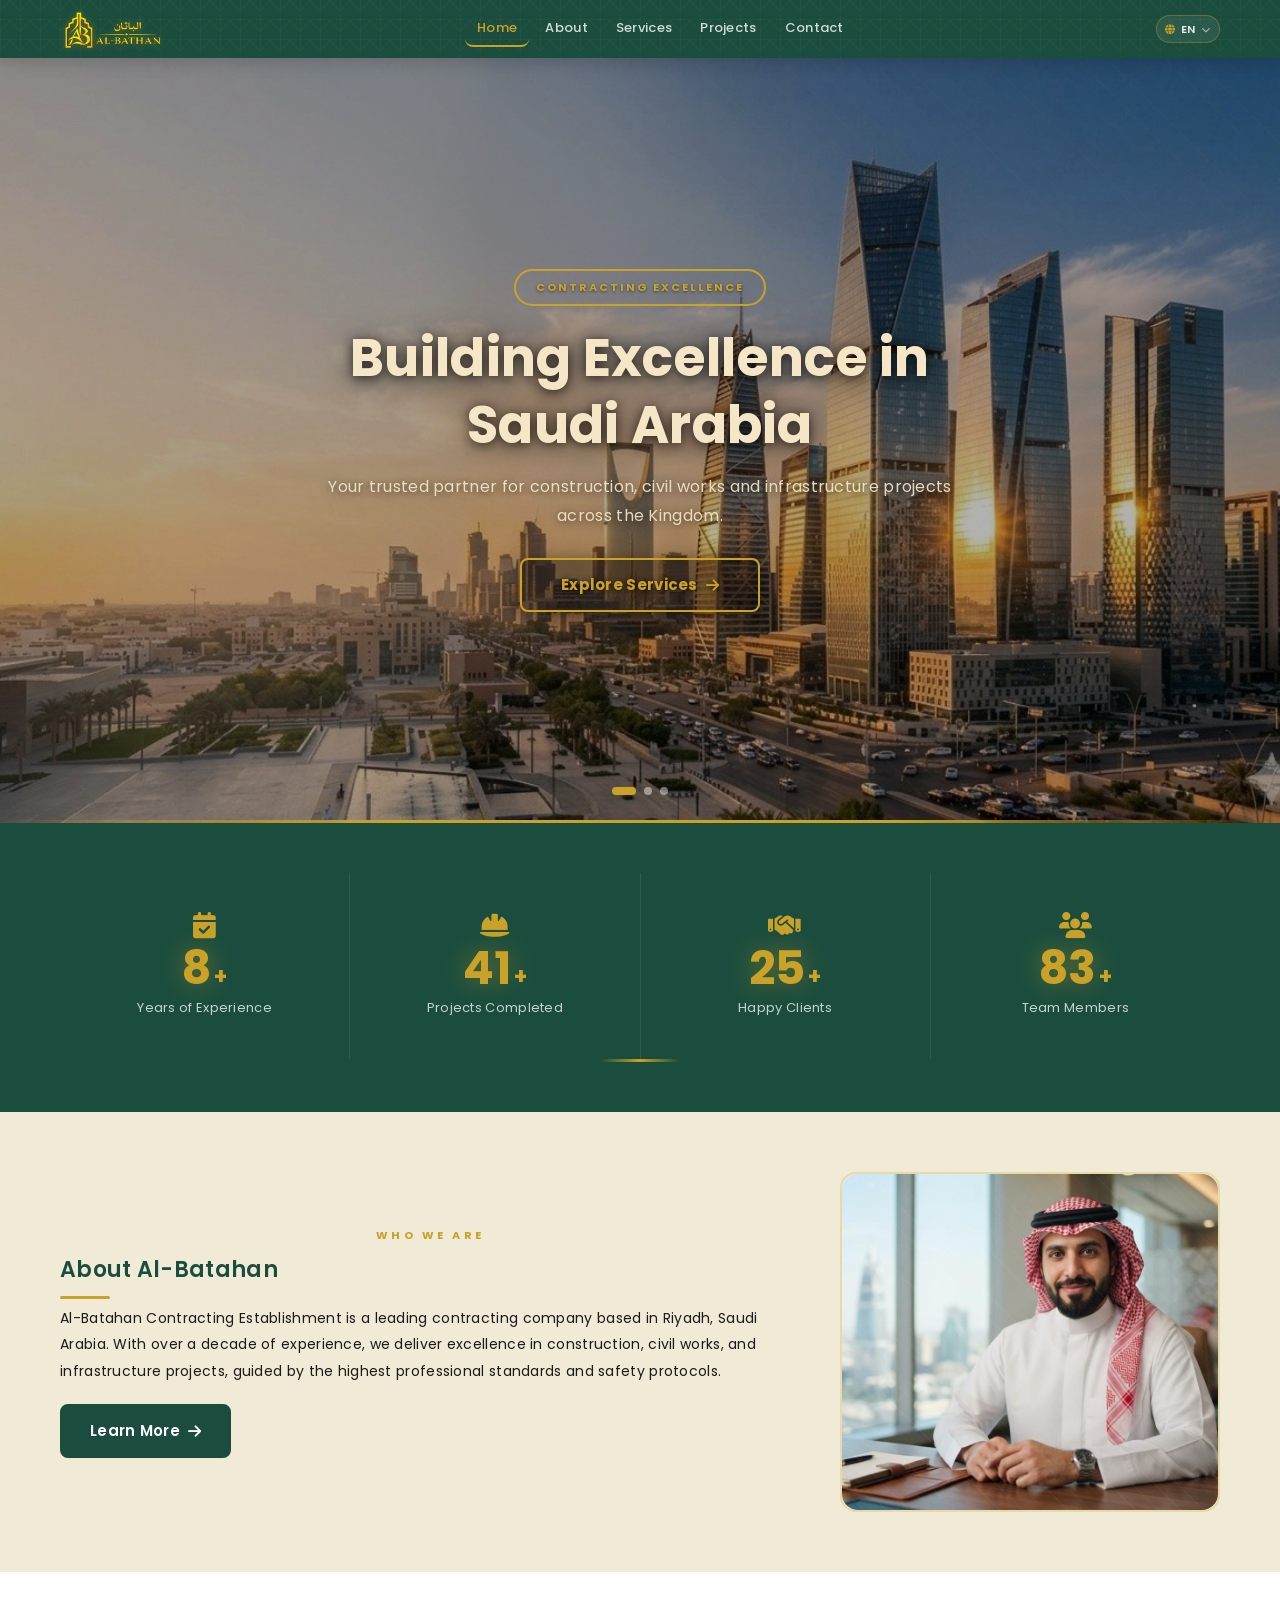
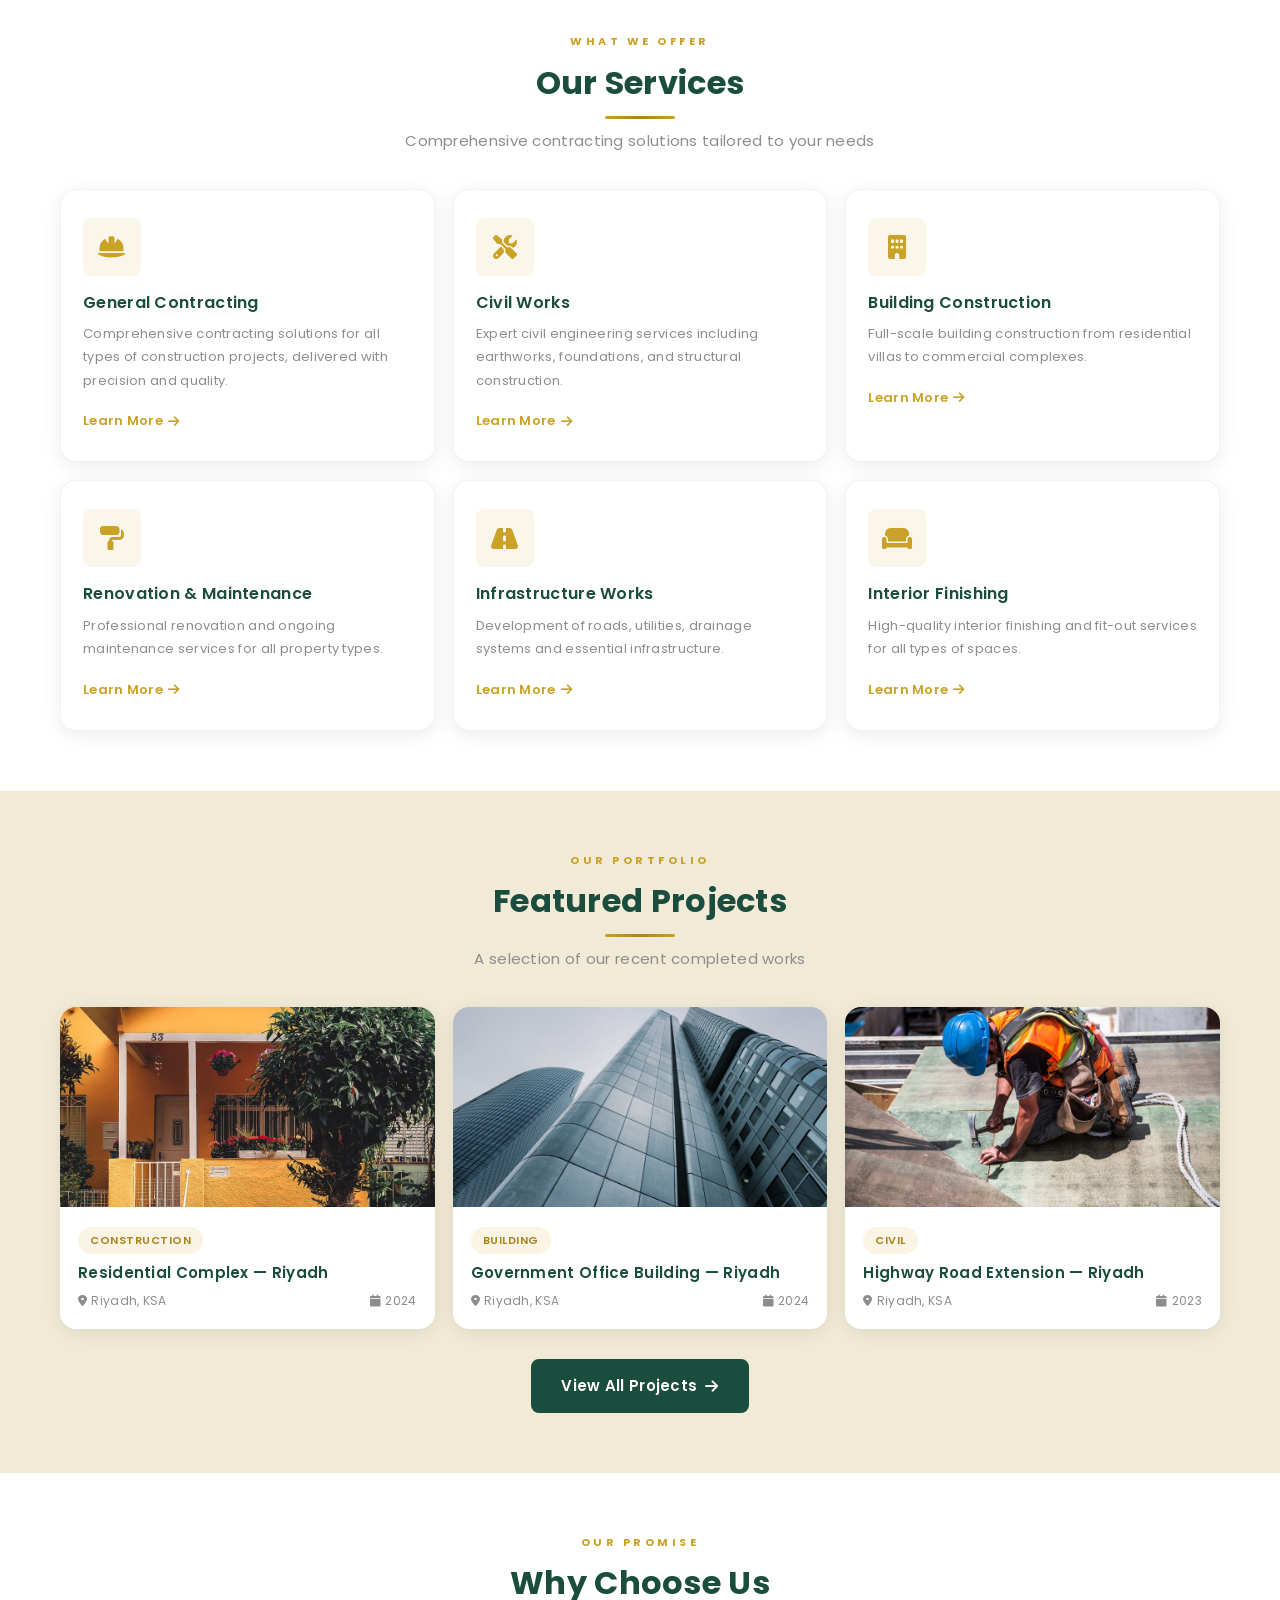
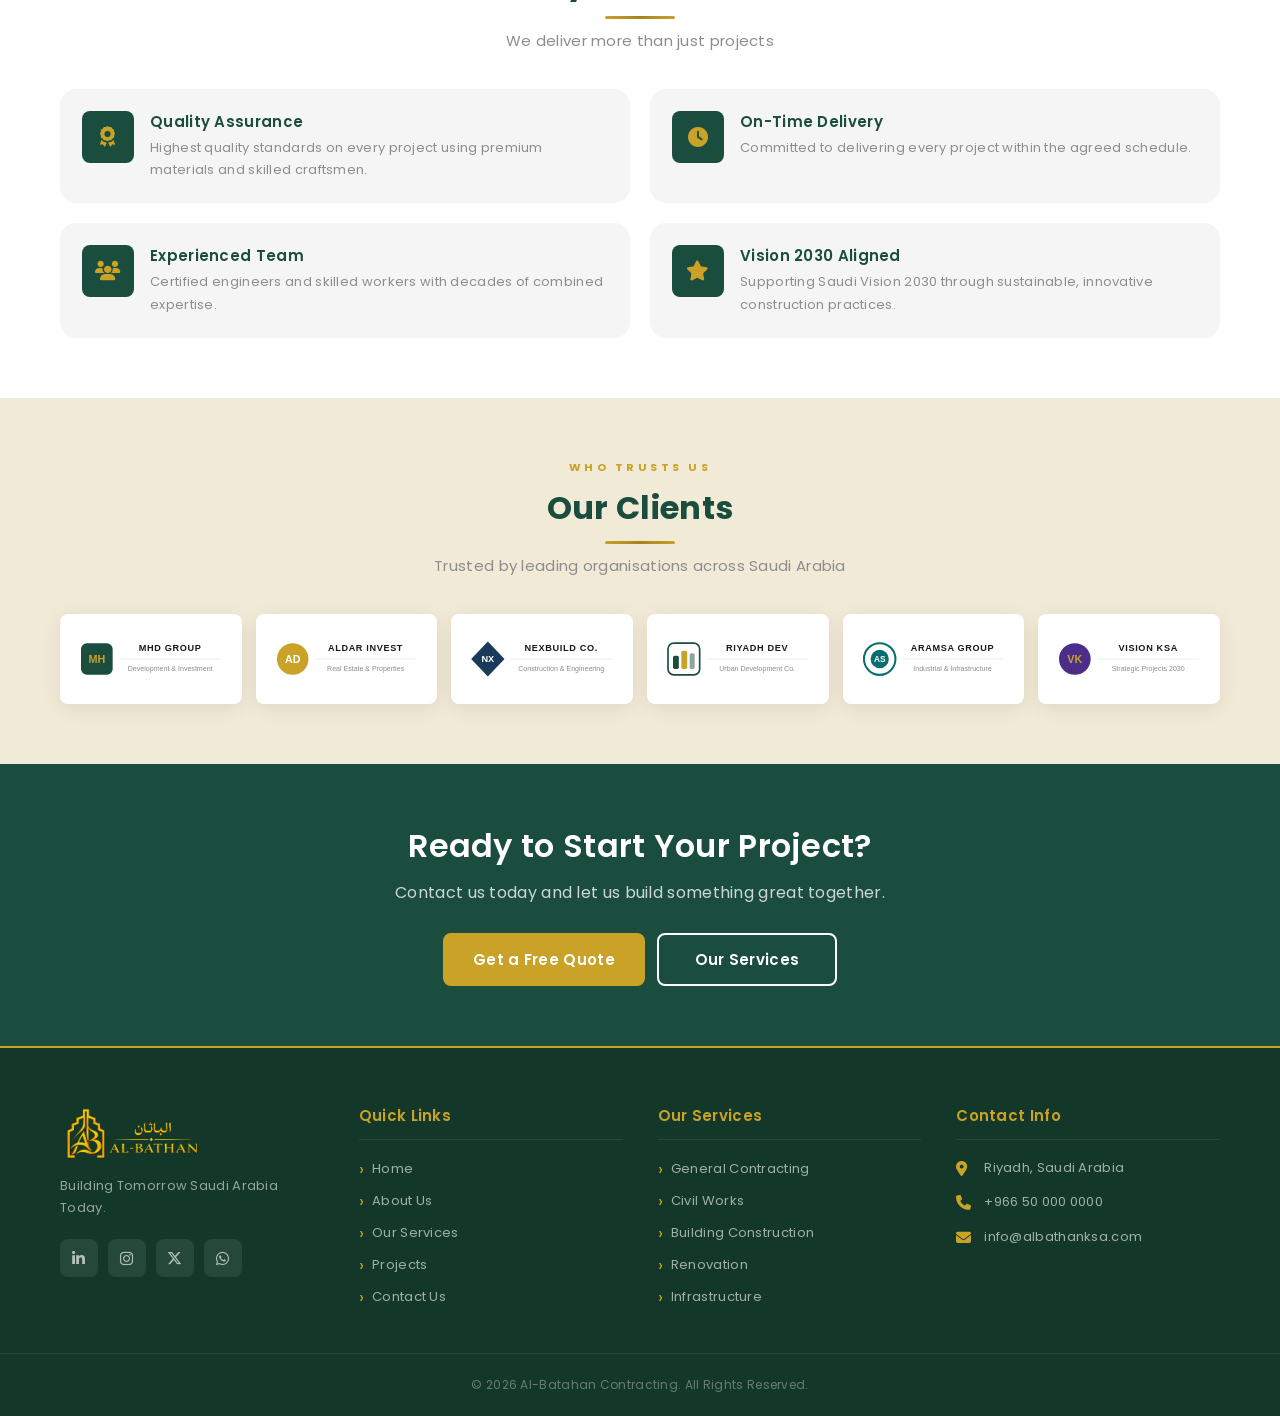
<file: index.html>
<!DOCTYPE html>
<html lang="en" dir="ltr">
    <head>
        <meta charset="UTF-8">
        <meta name="viewport" content="width=device-width, initial-scale=1.0">
    <!-- SEO -->
    <meta name="description" content="Al-Batahan Contracting Establishment — Leading contracting company in Riyadh, Saudi Arabia. Construction, civil works, infrastructure, renovation.">
    <meta name="keywords" content="contracting Saudi Arabia, construction Riyadh, civil works KSA, renovation Saudi Arabia, infrastructure projects">
    <meta name="robots" content="index, follow">
    <link rel="canonical" href="https://albathanksa.com/">
    <meta property="og:type" content="website">
    <meta property="og:title" content="Al-Batahan Contracting | Building Excellence in Saudi Arabia">
    <meta property="og:description" content="Leading contracting establishment in Riyadh, Saudi Arabia. Construction, civil works, infrastructure.">
    <meta property="og:url" content="https://albathanksa.com/">
    <meta property="og:site_name" content="Al-Batahan Contracting">
    <meta name="twitter:card" content="summary_large_image">
    <meta name="twitter:title" content="Al-Batahan Contracting | Building Excellence in Saudi Arabia">
        <title>Al-Batahan Contracting | Building Excellence</title>
        <link rel="preconnect" href="https://fonts.googleapis.com">
        <link rel="preconnect" href="https://fonts.gstatic.com" crossorigin>
        <link href="https://fonts.googleapis.com/css2?family=Poppins:wght@300;400;600;700&family=Tajawal:wght@300;400;700&display=swap" rel="stylesheet">
        <link rel="stylesheet" href="https://cdnjs.cloudflare.com/ajax/libs/font-awesome/6.5.1/css/all.min.css">
        <link rel="stylesheet" href="https://cdn.jsdelivr.net/npm/swiper@11/swiper-bundle.min.css">
        <link rel="stylesheet" href="css/style.css">
        <link rel="stylesheet" href="css/rtl.css">
        <link rel="stylesheet" href="css/responsive.css">
    <link rel="icon" href="data:image/svg+xml,<svg xmlns='http://www.w3.org/2000/svg' viewBox='0 0 100 100'><rect width='100' height='100' rx='16' fill='%231B4D3E'/><text y='.85em' font-size='65' x='18' fill='%23C9A227'>&#x628;</text></svg>">
    <!-- Schema.org Local Business -->
    <script type="application/ld+json">
    {"@context":"https://schema.org","@type":"GeneralContractor","name":"Al-Batahan Contracting Establishment","url":"https://albathanksa.com","telephone":"+966500000000","description":"Leading contracting establishment in Riyadh, Saudi Arabia.","address":{"@type":"PostalAddress","addressLocality":"Riyadh","addressRegion":"Riyadh Region","addressCountry":"SA"},"areaServed":{"@type":"Country","name":"Saudi Arabia"}}
    </script>
    <style>
        .page-loader{position:fixed;inset:0;background:#1B4D3E;display:flex;align-items:center;justify-content:center;z-index:99999;transition:opacity .7s ease,visibility .7s ease}
        .page-loader.hidden{opacity:0;visibility:hidden;pointer-events:none}
        .loader-inner{display:flex;flex-direction:column;align-items:center;gap:10px;text-align:center}
        .loader-symbol-wrap{position:relative;width:72px;height:72px;display:flex;align-items:center;justify-content:center;margin-bottom:10px}
        .loader-ring{position:absolute;inset:0;border:2px solid rgba(201,162,39,.18);border-top-color:#C9A227;border-radius:50%;animation:lSpin 1s linear infinite}
        .loader-symbol{width:52px;height:52px;background:#C9A227;border-radius:10px;display:flex;align-items:center;justify-content:center;font-size:28px;font-weight:700;color:#fff;font-family:'Tajawal',sans-serif;animation:lPulse 2s ease-in-out infinite}
        @keyframes lSpin{to{transform:rotate(360deg)}}
        @keyframes lPulse{0%,100%{transform:scale(1);box-shadow:0 0 0 0 rgba(201,162,39,0)}50%{transform:scale(1.07);box-shadow:0 0 18px 4px rgba(201,162,39,.25)}}
        .loader-brand{display:block;font-family:'Poppins',sans-serif;font-size:1.05rem;font-weight:700;letter-spacing:5px;text-transform:uppercase;color:#fff}
        .loader-tagline{font-size:10px;letter-spacing:2.5px;text-transform:uppercase;color:rgba(255,255,255,.45);font-family:'Poppins',sans-serif;margin:0}
        .loader-bar{width:160px;height:2px;background:rgba(255,255,255,.1);border-radius:2px;overflow:hidden;margin-top:8px}
        .loader-progress{height:100%;width:0%;background:linear-gradient(90deg,#C9A227,#E8C55A,#C9A227);border-radius:2px;animation:lFill 1.9s ease forwards}
        @keyframes lFill{0%{width:0%}40%{width:55%}80%{width:88%}100%{width:100%}}
    </style>

   </head>
    <body>
        <!-- PAGE LOADER -->
        <div id="pageLoader" class="page-loader">
            <div class="loader-inner">
                <img src="images/logo/Logo-1.png" alt="Al-Batahan" class="loader-logo-img">
                <span class="loader-brand">AL-BATAHAN</span>
                <p class="loader-tagline">Contracting Establishment</p>
                <div class="loader-bar"><div class="loader-progress"></div></div>
            </div>
        </div>
        <nav class="navbar">
            <div class="container">
                <a href="index.html" class="nav-logo">
                    <img src="images/logo/Logo-1.png" alt="Al-Batahan Contracting" class="nav-logo-img">
                </a>
                <div class="nav-links">
                    <a href="index.html" class="active" data-en="Home" data-ar="&#x627;&#x644;&#x631;&#x626;&#x64A;&#x633;&#x64A;&#x629;">Home</a>
                    <a href="about/index.html" data-en="About" data-ar="&#x645;&#x646; &#x646;&#x62D;&#x646;">About</a>
                    <a href="services/index.html" data-en="Services" data-ar="&#x62E;&#x62F;&#x645;&#x627;&#x62A;&#x646;&#x627;">Services</a>
                    <a href="projects/index.html" data-en="Projects" data-ar="&#x645;&#x634;&#x627;&#x631;&#x64A;&#x639;&#x646;&#x627;">Projects</a>
                    <a href="contact/index.html" data-en="Contact" data-ar="&#x62A;&#x648;&#x627;&#x635;&#x644; &#x645;&#x639;&#x646;&#x627;">Contact</a>
               </div>
                <div class="nav-right">
                    <div class="lang-dropdown" id="langDropdown">
                    <button class="lang-dropdown-trigger" id="langTrigger" aria-expanded="false" aria-haspopup="listbox">
                        <i class="fas fa-globe lang-globe"></i>
                        <span id="langCurrentLabel">EN</span>
                        <i class="fas fa-chevron-down lang-chevron"></i>
                    </button>
                    <ul class="lang-menu" id="langMenu" role="listbox">
                        <li class="lang-option active" data-lang="en" role="option">
                            <div class="lang-opt-icon">EN</div>
                            <span class="lang-opt-name">English</span>
                            <span class="lang-opt-code">EN</span>
                        </li>
                        <li class="lang-option" data-lang="ar" role="option">
                            <div class="lang-opt-icon">AR</div>
                            <span class="lang-opt-name">&#x627;&#x644;&#x639;&#x631;&#x628;&#x64A;&#x629;</span>
                            <span class="lang-opt-code">AR</span>
                        </li>
                    </ul>
                </div>
                    <button class="hamburger" id="hamburger">
                        <span></span>
                        <span></span>
                        <span></span></button>
               </div>
           </div>
       </nav>
        <div class="mobile-menu" id="mobileMenu">
            <button class="mobile-close" id="mobileClose">
                <i class="fas fa-times"></i></button>
            <a href="index.html" class="active" data-en="Home" data-ar="&#x627;&#x644;&#x631;&#x626;&#x64A;&#x633;&#x64A;&#x629;">Home</a>
            <a href="about/index.html" data-en="About" data-ar="&#x645;&#x646; &#x646;&#x62D;&#x646;">About</a>
            <a href="services/index.html" data-en="Services" data-ar="&#x62E;&#x62F;&#x645;&#x627;&#x62A;&#x646;&#x627;">Services</a>
            <a href="projects/index.html" data-en="Projects" data-ar="&#x645;&#x634;&#x627;&#x631;&#x64A;&#x639;&#x646;&#x627;">Projects</a>
            <a href="contact/index.html" data-en="Contact" data-ar="&#x62A;&#x648;&#x627;&#x635;&#x644; &#x645;&#x639;&#x646;&#x627;">Contact</a>
            <div class="menu-cta">
                <a href="contact/index.html" class="btn btn-primary" data-en="Get a Quote" data-ar="&#x627;&#x62D;&#x635;&#x644; &#x639;&#x644;&#x649; &#x639;&#x631;&#x636;">Get a Quote</a>
           </div>
       </div>
        <section class="hero-section">
            <div class="swiper hero-swiper">
                <div class="swiper-wrapper">
                    <div class="swiper-slide hero-slide">
                        <div class="slide-bg slide-bg-1"></div>
                        <div class="slide-overlay"></div>
                        <div class="slide-pattern"></div>
                        <div class="slide-content">
                            <span class="slide-tag" data-en="Contracting Excellence" data-ar="&#x62A;&#x645;&#x64A;&#x632; &#x641;&#x64A; &#x627;&#x644;&#x645;&#x642;&#x627;&#x648;&#x644;&#x627;&#x62A;">Contracting Excellence</span>
                            <h1 data-en="Building Excellence in Saudi Arabia" data-ar="&#x628;&#x646;&#x627;&#x621; &#x627;&#x644;&#x62A;&#x645;&#x64A;&#x632; &#x641;&#x64A; &#x627;&#x644;&#x633;&#x639;&#x648;&#x62F;&#x64A;&#x629;">Building Excellence in Saudi Arabia</h1>
                            <p data-en="Your trusted partner for construction, civil works and infrastructure projects across the Kingdom." data-ar="&#x634;&#x631;&#x64A;&#x643;&#x643; &#x627;&#x644;&#x645;&#x648;&#x62B;&#x648;&#x642; &#x641;&#x64A; &#x645;&#x634;&#x627;&#x631;&#x64A;&#x639; &#x627;&#x644;&#x628;&#x646;&#x627;&#x621; &#x648;&#x627;&#x644;&#x628;&#x646;&#x64A;&#x629; &#x627;&#x644;&#x62A;&#x62D;&#x62A;&#x64A;&#x629; &#x641;&#x64A; &#x623;&#x646;&#x62D;&#x627;&#x621; &#x627;&#x644;&#x645;&#x645;&#x644;&#x643;&#x629;.">Your trusted partner for construction, civil works and infrastructure projects across the Kingdom.</p>
                            <div class="slide-btn-wrap">
                                <a href="services/index.html" class="btn btn-primary">
                                    <span data-en="Explore Services" data-ar="&#x627;&#x633;&#x62A;&#x643;&#x634;&#x641; &#x62E;&#x62F;&#x645;&#x627;&#x62A;&#x646;&#x627;">Explore Services</span>
                                    <i class="fas fa-arrow-right"></i></a>
                           </div>
                       </div>
                   </div>
                    <div class="swiper-slide hero-slide">
                        <div class="slide-bg slide-bg-2"></div>
                        <div class="slide-overlay"></div>
                        <div class="slide-pattern"></div>
                        <div class="slide-content">
                            <span class="slide-tag" data-en="Quality &amp; Precision" data-ar="&#x627;&#x644;&#x62C;&#x648;&#x62F;&#x629; &#x648;&#x627;&#x644;&#x62F;&#x642;&#x629;">Quality &amp; Precision</span>
                            <h1 data-en="Quality Contracting Services" data-ar="&#x62E;&#x62F;&#x645;&#x627;&#x62A; &#x645;&#x642;&#x627;&#x648;&#x644;&#x627;&#x62A; &#x628;&#x62C;&#x648;&#x62F;&#x629; &#x639;&#x627;&#x644;&#x64A;&#x629;">Quality Contracting Services</h1>
                            <p data-en="Delivering projects on time, every time. Our commitment to quality ensures the highest standards." data-ar="&#x646;&#x633;&#x644;&#x645; &#x627;&#x644;&#x645;&#x634;&#x627;&#x631;&#x64A;&#x639; &#x641;&#x64A; &#x627;&#x644;&#x648;&#x642;&#x62A; &#x627;&#x644;&#x645;&#x62D;&#x62F;&#x62F;&#x60C; &#x641;&#x64A; &#x643;&#x644; &#x645;&#x631;&#x629;.">Delivering projects on time, every time. Our commitment to quality ensures the highest standards.</p>
                            <div class="slide-btn-wrap">
                                <a href="projects/index.html" class="btn btn-primary">
                                    <span data-en="Our Projects" data-ar="&#x645;&#x634;&#x627;&#x631;&#x64A;&#x639;&#x646;&#x627;">Our Projects</span>
                                    <i class="fas fa-arrow-right"></i></a>
                           </div>
                       </div>
                   </div>
                    <div class="swiper-slide hero-slide">
                        <div class="slide-bg slide-bg-3"></div>
                        <div class="slide-overlay"></div>
                        <div class="slide-pattern"></div>
                        <div class="slide-content">
                            <span class="slide-tag" data-en="Vision 2030" data-ar="&#x631;&#x624;&#x64A;&#x629; 2030">Vision 2030</span>
                            <h1 data-en="Built for Saudi Vision 2030" data-ar="&#x645;&#x628;&#x646;&#x64A; &#x644;&#x631;&#x624;&#x64A;&#x629; &#x627;&#x644;&#x633;&#x639;&#x648;&#x62F;&#x64A;&#x629; 2030">Built for Saudi Vision 2030</h1>
                            <p data-en="Contributing to the Kingdom transformation through sustainable innovative construction practices." data-ar="&#x627;&#x644;&#x645;&#x633;&#x627;&#x647;&#x645;&#x629; &#x641;&#x64A; &#x62A;&#x62D;&#x648;&#x644; &#x627;&#x644;&#x645;&#x645;&#x644;&#x643;&#x629; &#x645;&#x646; &#x62E;&#x644;&#x627;&#x644; &#x645;&#x645;&#x627;&#x631;&#x633;&#x627;&#x62A; &#x628;&#x646;&#x627;&#x621; &#x645;&#x633;&#x62A;&#x62F;&#x627;&#x645;&#x629;.">Contributing to the Kingdom transformation through sustainable innovative construction practices.</p>
                            <div class="slide-btn-wrap">
                                <a href="contact/index.html" class="btn btn-primary">
                                    <span data-en="Contact Us" data-ar="&#x62A;&#x648;&#x627;&#x635;&#x644; &#x645;&#x639;&#x646;&#x627;">Contact Us</span>
                                    <i class="fas fa-arrow-right"></i></a>
                           </div>
                       </div>
                   </div>
               </div>
                <div class="swiper-pagination"></div>
           </div>
       </section>
        <section class="stats-section">
            <div class="container">
                <div class="stats-grid">
                    <div class="stat-item">
                        <i class="fas fa-calendar-check stat-icon"></i>
                        <div class="stat-number-wrap">
                            <span class="counter stat-number" data-target="10">0</span>
                            <span class="stat-suffix">+</span>
                       </div>
                        <span class="stat-label" data-en="Years of Experience" data-ar="&#x633;&#x646;&#x648;&#x627;&#x62A; &#x645;&#x646; &#x627;&#x644;&#x62E;&#x628;&#x631;&#x629;">Years of Experience</span>
                   </div>
                    <div class="stat-item">
                        <i class="fas fa-hard-hat stat-icon"></i>
                        <div class="stat-number-wrap">
                            <span class="counter stat-number" data-target="50">0</span>
                            <span class="stat-suffix">+</span>
                       </div>
                        <span class="stat-label" data-en="Projects Completed" data-ar="&#x645;&#x634;&#x631;&#x648;&#x639; &#x645;&#x646;&#x62C;&#x632;">Projects Completed</span>
                   </div>
                    <div class="stat-item">
                        <i class="fas fa-handshake stat-icon"></i>
                        <div class="stat-number-wrap">
                            <span class="counter stat-number" data-target="30">0</span>
                            <span class="stat-suffix">+</span>
                       </div>
                        <span class="stat-label" data-en="Happy Clients" data-ar="&#x639;&#x645;&#x64A;&#x644; &#x631;&#x627;&#x636;&#x64A;">Happy Clients</span>
                   </div>
                    <div class="stat-item">
                        <i class="fas fa-users stat-icon"></i>
                        <div class="stat-number-wrap">
                            <span class="counter stat-number" data-target="100">0</span>
                            <span class="stat-suffix">+</span>
                       </div>
                        <span class="stat-label" data-en="Team Members" data-ar="&#x639;&#x636;&#x648; &#x641;&#x64A; &#x627;&#x644;&#x641;&#x631;&#x64A;&#x642;">Team Members</span>
                   </div>
               </div>
           </div>
       </section>
        <section class="about-snapshot">
            <div class="container">
                <div class="about-snapshot-content">
                    <div class="about-snapshot-visual">
                        <img src="images/our photo/about.jpg" alt="Al-Batahan — Our Team" style="width:100%;height:100%;object-fit:cover;object-position:center top;border-radius:var(--radius-lg);">
                   </div>
                    <div class="about-snapshot-text">
                        <h2 data-en="About Al-Batahan" data-ar="&#x639;&#x646; &#x645;&#x624;&#x633;&#x633;&#x629; &#x627;&#x644;&#x628;&#x637;&#x62D;&#x627;&#x646;">About Al-Batahan</h2>
                        <p data-en="Al-Batahan Contracting Establishment is a leading contracting company based in Riyadh, Saudi Arabia. With over a decade of experience, we deliver excellence in construction, civil works, and infrastructure projects, guided by the highest professional standards and safety protocols." data-ar="&#x645;&#x624;&#x633;&#x633;&#x629; &#x627;&#x644;&#x628;&#x637;&#x62D;&#x627;&#x646; &#x644;&#x644;&#x645;&#x642;&#x627;&#x648;&#x644;&#x627;&#x62A; &#x647;&#x64A; &#x634;&#x631;&#x643;&#x629; &#x645;&#x642;&#x627;&#x648;&#x644;&#x627;&#x62A; &#x631;&#x627;&#x626;&#x62F;&#x629; &#x645;&#x642;&#x631;&#x647;&#x627; &#x641;&#x64A; &#x627;&#x644;&#x631;&#x64A;&#x627;&#x636;&#x60C; &#x627;&#x644;&#x633;&#x639;&#x648;&#x62F;&#x64A;&#x629;.">Al-Batahan Contracting Establishment is a leading contracting company based in Riyadh, Saudi Arabia. With over a decade of experience, we deliver excellence in construction, civil works, and infrastructure projects.</p>
                        <a href="about/index.html" class="btn btn-green">
                            <span data-en="Learn More" data-ar="&#x627;&#x639;&#x631;&#x641; &#x623;&#x643;&#x62B;&#x631;">Learn More</span>
                            <i class="fas fa-arrow-right"></i></a>
                   </div>
               </div>
           </div>
       </section>
        <section class="services-section">
            <div class="container">
                <h2 class="section-title" data-en="Our Services" data-ar="&#x62E;&#x62F;&#x645;&#x627;&#x62A;&#x646;&#x627;">Our Services</h2>
                <p class="section-subtitle" data-en="Comprehensive contracting solutions tailored to your needs" data-ar="&#x62D;&#x644;&#x648;&#x644; &#x645;&#x642;&#x627;&#x648;&#x644;&#x627;&#x62A; &#x634;&#x627;&#x645;&#x644;&#x629; &#x645;&#x635;&#x645;&#x645;&#x629; &#x644;&#x62A;&#x644;&#x628;&#x64A;&#x629; &#x627;&#x62D;&#x62A;&#x64A;&#x627;&#x62C;&#x627;&#x62A;&#x643;">Comprehensive contracting solutions tailored to your needs</p>
                <div class="services-grid">
                    <div class="service-card">
                        <div class="service-icon">
                            <i class="fas fa-hard-hat"></i>
                       </div>
                        <h3 data-en="General Contracting" data-ar="&#x627;&#x644;&#x645;&#x642;&#x627;&#x648;&#x644;&#x627;&#x62A; &#x627;&#x644;&#x639;&#x627;&#x645;&#x629;">General Contracting</h3>
                        <p data-en="Comprehensive contracting solutions for all types of construction projects, delivered with precision and quality." data-ar="&#x62D;&#x644;&#x648;&#x644; &#x645;&#x642;&#x627;&#x648;&#x644;&#x627;&#x62A; &#x634;&#x627;&#x645;&#x644;&#x629; &#x644;&#x62C;&#x645;&#x64A;&#x639; &#x623;&#x646;&#x648;&#x627;&#x639; &#x645;&#x634;&#x627;&#x631;&#x64A;&#x639; &#x627;&#x644;&#x628;&#x646;&#x627;&#x621;.">Comprehensive contracting solutions for all types of construction projects.</p>
                        <a href="services/index.html" class="service-link">
                            <span data-en="Learn More" data-ar="&#x627;&#x639;&#x631;&#x641; &#x623;&#x643;&#x62B;&#x631;">Learn More</span>
                            <i class="fas fa-arrow-right"></i></a>
                   </div>
                    <div class="service-card">
                        <div class="service-icon">
                            <i class="fas fa-tools"></i>
                       </div>
                        <h3 data-en="Civil Works" data-ar="&#x627;&#x644;&#x623;&#x639;&#x645;&#x627;&#x644; &#x627;&#x644;&#x645;&#x62F;&#x646;&#x64A;&#x629;">Civil Works</h3>
                        <p data-en="Expert civil engineering services including earthworks, foundations, and structural construction." data-ar="&#x62E;&#x62F;&#x645;&#x627;&#x62A; &#x647;&#x646;&#x62F;&#x633;&#x629; &#x645;&#x62F;&#x646;&#x64A;&#x629; &#x645;&#x62A;&#x62E;&#x635;&#x635;&#x629; &#x62A;&#x634;&#x645;&#x644; &#x623;&#x639;&#x645;&#x627;&#x644; &#x627;&#x644;&#x62D;&#x641;&#x631; &#x648;&#x627;&#x644;&#x623;&#x633;&#x627;&#x633;&#x627;&#x62A;.">Expert civil engineering services including earthworks and foundations.</p>
                        <a href="services/index.html" class="service-link">
                            <span data-en="Learn More" data-ar="&#x627;&#x639;&#x631;&#x641; &#x623;&#x643;&#x62B;&#x631;">Learn More</span>
                            <i class="fas fa-arrow-right"></i></a>
                   </div>
                    <div class="service-card">
                        <div class="service-icon">
                            <i class="fas fa-building"></i>
                       </div>
                        <h3 data-en="Building Construction" data-ar="&#x625;&#x646;&#x634;&#x627;&#x621; &#x627;&#x644;&#x645;&#x628;&#x627;&#x646;&#x64A;">Building Construction</h3>
                        <p data-en="Full-scale building construction from residential villas to commercial complexes." data-ar="&#x625;&#x646;&#x634;&#x627;&#x621; &#x645;&#x628;&#x627;&#x646;&#x64A; &#x645;&#x62A;&#x643;&#x627;&#x645;&#x644;&#x629; &#x645;&#x646; &#x627;&#x644;&#x641;&#x644;&#x644; &#x625;&#x644;&#x649; &#x627;&#x644;&#x645;&#x62C;&#x645;&#x639;&#x627;&#x62A; &#x627;&#x644;&#x62A;&#x62C;&#x627;&#x631;&#x64A;&#x629;.">Full-scale building construction from residential villas to commercial complexes.</p>
                        <a href="services/index.html" class="service-link">
                            <span data-en="Learn More" data-ar="&#x627;&#x639;&#x631;&#x641; &#x623;&#x643;&#x62B;&#x631;">Learn More</span>
                            <i class="fas fa-arrow-right"></i></a>
                   </div>
                    <div class="service-card">
                        <div class="service-icon">
                            <i class="fas fa-paint-roller"></i>
                       </div>
                        <h3 data-en="Renovation &amp; Maintenance" data-ar="&#x627;&#x644;&#x62A;&#x62C;&#x62F;&#x64A;&#x62F; &#x648;&#x627;&#x644;&#x635;&#x64A;&#x627;&#x646;&#x629;">Renovation &amp; Maintenance</h3>
                        <p data-en="Professional renovation and ongoing maintenance services for all property types." data-ar="&#x62E;&#x62F;&#x645;&#x627;&#x62A; &#x62A;&#x62C;&#x62F;&#x64A;&#x62F; &#x648;&#x635;&#x64A;&#x627;&#x646;&#x629; &#x627;&#x62D;&#x62A;&#x631;&#x627;&#x641;&#x64A;&#x629; &#x644;&#x62C;&#x645;&#x64A;&#x639; &#x623;&#x646;&#x648;&#x627;&#x639; &#x627;&#x644;&#x639;&#x642;&#x627;&#x631;&#x627;&#x62A;.">Professional renovation and maintenance services for all property types.</p>
                        <a href="services/index.html" class="service-link">
                            <span data-en="Learn More" data-ar="&#x627;&#x639;&#x631;&#x641; &#x623;&#x643;&#x62B;&#x631;">Learn More</span>
                            <i class="fas fa-arrow-right"></i></a>
                   </div>
                    <div class="service-card">
                        <div class="service-icon">
                            <i class="fas fa-road"></i>
                       </div>
                        <h3 data-en="Infrastructure Works" data-ar="&#x623;&#x639;&#x645;&#x627;&#x644; &#x627;&#x644;&#x628;&#x646;&#x64A;&#x629; &#x627;&#x644;&#x62A;&#x62D;&#x62A;&#x64A;&#x629;">Infrastructure Works</h3>
                        <p data-en="Development of roads, utilities, drainage systems and essential infrastructure." data-ar="&#x62A;&#x637;&#x648;&#x64A;&#x631; &#x627;&#x644;&#x637;&#x631;&#x642; &#x648;&#x627;&#x644;&#x645;&#x631;&#x627;&#x641;&#x642; &#x648;&#x623;&#x646;&#x638;&#x645;&#x629; &#x627;&#x644;&#x635;&#x631;&#x641; &#x648;&#x627;&#x644;&#x628;&#x646;&#x64A;&#x629; &#x627;&#x644;&#x62A;&#x62D;&#x62A;&#x64A;&#x629; &#x627;&#x644;&#x623;&#x633;&#x627;&#x633;&#x64A;&#x629;.">Development of roads, utilities, drainage systems and essential infrastructure.</p>
                        <a href="services/index.html" class="service-link">
                            <span data-en="Learn More" data-ar="&#x627;&#x639;&#x631;&#x641; &#x623;&#x643;&#x62B;&#x631;">Learn More</span>
                            <i class="fas fa-arrow-right"></i></a>
                   </div>
                    <div class="service-card">
                        <div class="service-icon">
                            <i class="fas fa-couch"></i>
                       </div>
                        <h3 data-en="Interior Finishing" data-ar="&#x627;&#x644;&#x62A;&#x634;&#x637;&#x64A;&#x628;&#x627;&#x62A; &#x627;&#x644;&#x62F;&#x627;&#x62E;&#x644;&#x64A;&#x629;">Interior Finishing</h3>
                        <p data-en="High-quality interior finishing and fit-out services for all types of spaces." data-ar="&#x62E;&#x62F;&#x645;&#x627;&#x62A; &#x62A;&#x634;&#x637;&#x64A;&#x628;&#x627;&#x62A; &#x62F;&#x627;&#x62E;&#x644;&#x64A;&#x629; &#x639;&#x627;&#x644;&#x64A;&#x629; &#x627;&#x644;&#x62C;&#x648;&#x62F;&#x629; &#x644;&#x62C;&#x645;&#x64A;&#x639; &#x623;&#x646;&#x648;&#x627;&#x639; &#x627;&#x644;&#x645;&#x633;&#x627;&#x62D;&#x627;&#x62A;.">High-quality interior finishing and fit-out services for all types of spaces.</p>
                        <a href="services/index.html" class="service-link">
                            <span data-en="Learn More" data-ar="&#x627;&#x639;&#x631;&#x641; &#x623;&#x643;&#x62B;&#x631;">Learn More</span>
                            <i class="fas fa-arrow-right"></i></a>
                   </div>
               </div>
           </div>
       </section>
        <section class="projects-preview-section">
            <div class="container">
                <h2 class="section-title" data-en="Featured Projects" data-ar="&#x623;&#x628;&#x631;&#x632; &#x645;&#x634;&#x627;&#x631;&#x64A;&#x639;&#x646;&#x627;">Featured Projects</h2>
                <p class="section-subtitle" data-en="A selection of our recent completed works" data-ar="&#x646;&#x645;&#x627;&#x630;&#x62C; &#x645;&#x646; &#x623;&#x62D;&#x62F;&#x62B; &#x623;&#x639;&#x645;&#x627;&#x644;&#x646;&#x627; &#x627;&#x644;&#x645;&#x646;&#x62C;&#x632;&#x629;">A selection of our recent completed works</p>
                <div class="projects-grid">
                    <div class="project-card">
                        <div class="project-image">
                            <div class="project-image-bg proj-bg-1">
                                <i class="fas fa-building proj-icon"></i>
                           </div>
                            <div class="project-hover-overlay">
                                <span data-en="View Details" data-ar="&#x639;&#x631;&#x636; &#x627;&#x644;&#x62A;&#x641;&#x627;&#x635;&#x64A;&#x644;">View Details</span>
                           </div>
                       </div>
                        <div class="project-info">
                            <span class="project-category" data-en="Construction" data-ar="&#x625;&#x646;&#x634;&#x627;&#x621;">Construction</span>
                            <h3 data-en="Residential Complex &mdash; Riyadh" data-ar="&#x645;&#x62C;&#x645;&#x639; &#x633;&#x643;&#x646;&#x64A; &mdash; &#x627;&#x644;&#x631;&#x64A;&#x627;&#x636;">Residential Complex &mdash; Riyadh</h3>
                            <div class="project-meta">
                                <span>
                                    <i class="fas fa-map-marker-alt"></i>
                                    <span data-en="Riyadh, KSA" data-ar="&#x627;&#x644;&#x631;&#x64A;&#x627;&#x636;&#x60C; &#x627;&#x644;&#x633;&#x639;&#x648;&#x62F;&#x64A;&#x629;">Riyadh, KSA</span></span>
                                <span>
                                    <i class="fas fa-calendar"></i> 2024</span>
                               </div>
                           </div>
                       </div>
                        <div class="project-card">
                            <div class="project-image">
                                <div class="project-image-bg proj-bg-2">
                                    <i class="fas fa-landmark proj-icon"></i>
                               </div>
                                <div class="project-hover-overlay">
                                    <span data-en="View Details" data-ar="&#x639;&#x631;&#x636; &#x627;&#x644;&#x62A;&#x641;&#x627;&#x635;&#x64A;&#x644;">View Details</span>
                               </div>
                           </div>
                            <div class="project-info">
                                <span class="project-category" data-en="Building" data-ar="&#x645;&#x628;&#x646;&#x649;">Building</span>
                                <h3 data-en="Government Office Building &mdash; Riyadh" data-ar="&#x645;&#x628;&#x646;&#x649; &#x62D;&#x643;&#x648;&#x645;&#x64A; &mdash; &#x627;&#x644;&#x631;&#x64A;&#x627;&#x636;">Government Office Building &mdash; Riyadh</h3>
                                <div class="project-meta">
                                    <span>
                                        <i class="fas fa-map-marker-alt"></i>
                                        <span data-en="Riyadh, KSA" data-ar="&#x627;&#x644;&#x631;&#x64A;&#x627;&#x636;&#x60C; &#x627;&#x644;&#x633;&#x639;&#x648;&#x62F;&#x64A;&#x629;">Riyadh, KSA</span></span>
                                    <span>
                                        <i class="fas fa-calendar"></i> 2024</span>
                                   </div>
                               </div>
                           </div>
                            <div class="project-card">
                                <div class="project-image">
                                    <div class="project-image-bg proj-bg-3">
                                        <i class="fas fa-hard-hat proj-icon"></i>
                                   </div>
                                    <div class="project-hover-overlay">
                                        <span data-en="View Details" data-ar="&#x639;&#x631;&#x636; &#x627;&#x644;&#x62A;&#x641;&#x627;&#x635;&#x64A;&#x644;">View Details</span>
                                   </div>
                               </div>
                                <div class="project-info">
                                    <span class="project-category" data-en="Civil" data-ar="&#x645;&#x62F;&#x646;&#x64A;">Civil</span>
                                    <h3 data-en="Highway Road Extension &mdash; Riyadh" data-ar="&#x627;&#x645;&#x62A;&#x62F;&#x627;&#x62F; &#x637;&#x631;&#x64A;&#x642; &#x633;&#x631;&#x64A;&#x639; &mdash; &#x627;&#x644;&#x631;&#x64A;&#x627;&#x636;">Highway Road Extension &mdash; Riyadh</h3>
                                    <div class="project-meta">
                                        <span>
                                            <i class="fas fa-map-marker-alt"></i>
                                            <span data-en="Riyadh, KSA" data-ar="&#x627;&#x644;&#x631;&#x64A;&#x627;&#x636;&#x60C; &#x627;&#x644;&#x633;&#x639;&#x648;&#x62F;&#x64A;&#x629;">Riyadh, KSA</span></span>
                                        <span>
                                            <i class="fas fa-calendar"></i> 2023</span>
                                       </div>
                                   </div>
                               </div>
                           </div>
                            <div class="projects-cta">
                                <a href="projects/index.html" class="btn btn-green">
                                    <span data-en="View All Projects" data-ar="&#x639;&#x631;&#x636; &#x62C;&#x645;&#x64A;&#x639; &#x627;&#x644;&#x645;&#x634;&#x627;&#x631;&#x64A;&#x639;">View All Projects</span>
                                    <i class="fas fa-arrow-right"></i></a>
                           </div>
                       </div>
                   </section>
                    <section class="why-us-section">
                        <div class="container">
                            <h2 class="section-title" data-en="Why Choose Us" data-ar="&#x644;&#x645;&#x627;&#x630;&#x627; &#x62A;&#x62E;&#x62A;&#x627;&#x631;&#x646;&#x627;">Why Choose Us</h2>
                            <p class="section-subtitle" data-en="We deliver more than just projects" data-ar="&#x646;&#x642;&#x62F;&#x645; &#x623;&#x643;&#x62B;&#x631; &#x645;&#x646; &#x645;&#x62C;&#x631;&#x62F; &#x645;&#x634;&#x627;&#x631;&#x64A;&#x639;">We deliver more than just projects</p>
                            <div class="why-us-grid">
                                <div class="why-card">
                                    <div class="why-icon">
                                        <i class="fas fa-award"></i>
                                   </div>
                                    <div class="why-text">
                                        <h3 data-en="Quality Assurance" data-ar="&#x636;&#x645;&#x627;&#x646; &#x627;&#x644;&#x62C;&#x648;&#x62F;&#x629;">Quality Assurance</h3>
                                        <p data-en="Highest quality standards on every project using premium materials and skilled craftsmen." data-ar="&#x623;&#x639;&#x644;&#x649; &#x645;&#x639;&#x627;&#x64A;&#x64A;&#x631; &#x627;&#x644;&#x62C;&#x648;&#x62F;&#x629; &#x641;&#x64A; &#x643;&#x644; &#x645;&#x634;&#x631;&#x648;&#x639; &#x628;&#x627;&#x633;&#x62A;&#x62E;&#x62F;&#x627;&#x645; &#x645;&#x648;&#x627;&#x62F; &#x645;&#x62A;&#x645;&#x64A;&#x632;&#x629; &#x648;&#x62D;&#x631;&#x641;&#x64A;&#x64A;&#x646; &#x645;&#x647;&#x631;&#x629;.">Highest quality standards on every project using premium materials and skilled craftsmen.</p>
                                   </div>
                               </div>
                                <div class="why-card">
                                    <div class="why-icon">
                                        <i class="fas fa-clock"></i>
                                   </div>
                                    <div class="why-text">
                                        <h3 data-en="On-Time Delivery" data-ar="&#x627;&#x644;&#x62A;&#x633;&#x644;&#x64A;&#x645; &#x641;&#x64A; &#x627;&#x644;&#x648;&#x642;&#x62A; &#x627;&#x644;&#x645;&#x62D;&#x62F;&#x62F;">On-Time Delivery</h3>
                                        <p data-en="Committed to delivering every project within the agreed schedule." data-ar="&#x645;&#x644;&#x62A;&#x632;&#x645;&#x648;&#x646; &#x628;&#x62A;&#x633;&#x644;&#x64A;&#x645; &#x643;&#x644; &#x645;&#x634;&#x631;&#x648;&#x639; &#x636;&#x645;&#x646; &#x627;&#x644;&#x62C;&#x62F;&#x648;&#x644; &#x627;&#x644;&#x632;&#x645;&#x646;&#x64A; &#x627;&#x644;&#x645;&#x62A;&#x641;&#x642; &#x639;&#x644;&#x64A;&#x647;.">Committed to delivering every project within the agreed schedule.</p>
                                   </div>
                               </div>
                                <div class="why-card">
                                    <div class="why-icon">
                                        <i class="fas fa-users"></i>
                                   </div>
                                    <div class="why-text">
                                        <h3 data-en="Experienced Team" data-ar="&#x641;&#x631;&#x64A;&#x642; &#x645;&#x62A;&#x645;&#x631;&#x633;">Experienced Team</h3>
                                        <p data-en="Certified engineers and skilled workers with decades of combined expertise." data-ar="&#x645;&#x647;&#x646;&#x62F;&#x633;&#x648;&#x646; &#x645;&#x639;&#x62A;&#x645;&#x62F;&#x648;&#x646; &#x648;&#x639;&#x645;&#x627;&#x644; &#x645;&#x647;&#x631;&#x629; &#x628;&#x62E;&#x628;&#x631;&#x629; &#x645;&#x634;&#x62A;&#x631;&#x643;&#x629; &#x644;&#x639;&#x642;&#x648;&#x62F;.">Certified engineers and skilled workers with decades of combined expertise.</p>
                                   </div>
                               </div>
                                <div class="why-card">
                                    <div class="why-icon">
                                        <i class="fas fa-star"></i>
                                   </div>
                                    <div class="why-text">
                                        <h3 data-en="Vision 2030 Aligned" data-ar="&#x645;&#x62A;&#x648;&#x627;&#x641;&#x642; &#x645;&#x639; &#x631;&#x624;&#x64A;&#x629; 2030">Vision 2030 Aligned</h3>
                                        <p data-en="Supporting Saudi Vision 2030 through sustainable, innovative construction practices." data-ar="&#x62F;&#x639;&#x645; &#x631;&#x624;&#x64A;&#x629; &#x627;&#x644;&#x633;&#x639;&#x648;&#x62F;&#x64A;&#x629; 2030 &#x645;&#x646; &#x62E;&#x644;&#x627;&#x644; &#x645;&#x645;&#x627;&#x631;&#x633;&#x627;&#x62A; &#x628;&#x646;&#x627;&#x621; &#x645;&#x633;&#x62A;&#x62F;&#x627;&#x645;&#x629; &#x648;&#x645;&#x628;&#x62A;&#x643;&#x631;&#x629;.">Supporting Saudi Vision 2030 through sustainable, innovative construction practices.</p>
                                   </div>
                               </div>
                           </div>
                       </div>
                   </section>
                    <section class="clients-section">
                        <div class="container">
                            <h2 class="section-title" data-en="Our Clients" data-ar="&#x639;&#x645;&#x644;&#x627;&#x624;&#x646;&#x627;">Our Clients</h2>
                            <p class="section-subtitle" data-en="Trusted by leading organisations across Saudi Arabia" data-ar="&#x646;&#x62D;&#x638;&#x649; &#x628;&#x62B;&#x642;&#x629; &#x627;&#x644;&#x645;&#x646;&#x638;&#x645;&#x627;&#x62A; &#x627;&#x644;&#x631;&#x627;&#x626;&#x62F;&#x629; &#x641;&#x64A; &#x623;&#x646;&#x62D;&#x627;&#x621; &#x627;&#x644;&#x633;&#x639;&#x648;&#x62F;&#x64A;&#x629;">Trusted by leading organisations across Saudi Arabia</p>
                            <div class="clients-grid">
                                <div class="client-logo">
                                    <img src="images/icons/client-1.svg" alt="MHD Group" loading="lazy">
                               </div>
                                <div class="client-logo">
                                    <img src="images/icons/client-2.svg" alt="Aldar Invest" loading="lazy">
                               </div>
                                <div class="client-logo">
                                    <img src="images/icons/client-3.svg" alt="Nexbuild Co." loading="lazy">
                               </div>
                                <div class="client-logo">
                                    <img src="images/icons/client-4.svg" alt="Riyadh Dev" loading="lazy">
                               </div>
                                <div class="client-logo">
                                    <img src="images/icons/client-5.svg" alt="Aramsa Group" loading="lazy">
                               </div>
                                <div class="client-logo">
                                    <img src="images/icons/client-6.svg" alt="Vision KSA" loading="lazy">
                               </div>
                           </div>
                       </div>
                   </section>
                    <section class="cta-section">
                        <div class="container">
                            <h2 data-en="Ready to Start Your Project?" data-ar="&#x647;&#x644; &#x623;&#x646;&#x62A; &#x645;&#x633;&#x62A;&#x639;&#x62F; &#x644;&#x628;&#x62F;&#x621; &#x645;&#x634;&#x631;&#x648;&#x639;&#x643;&#x61F;">Ready to Start Your Project?</h2>
                            <p data-en="Contact us today and let us build something great together." data-ar="&#x62A;&#x648;&#x627;&#x635;&#x644; &#x645;&#x639;&#x646;&#x627; &#x627;&#x644;&#x64A;&#x648;&#x645; &#x648;&#x644;&#x646;&#x628;&#x646;&#x650; &#x634;&#x64A;&#x626;&#x64B;&#x627; &#x631;&#x627;&#x626;&#x639;&#x64B;&#x627; &#x645;&#x639;&#x64B;&#x627;.">Contact us today and let us build something great together.</p>
                            <div class="cta-btns">
                                <a href="contact/index.html" class="btn btn-primary">
                                    <span data-en="Get a Free Quote" data-ar="&#x627;&#x62D;&#x635;&#x644; &#x639;&#x644;&#x649; &#x639;&#x631;&#x636; &#x645;&#x62C;&#x627;&#x646;&#x64A;">Get a Free Quote</span></a>
                                <a href="services/index.html" class="btn btn-outline">
                                    <span data-en="Our Services" data-ar="&#x62E;&#x62F;&#x645;&#x627;&#x62A;&#x646;&#x627;">Our Services</span></a>
                           </div>
                       </div>
                   </section>
                    <footer class="footer">
                        <div class="container">
                            <div class="footer-grid">
                                <div class="footer-col">
                                    <img src="images/logo/Logo-1.png" alt="Al-Batahan Contracting" class="footer-logo-img">
                                    <p class="footer-tagline" data-en="Building Tomorrow Saudi Arabia Today." data-ar="&#x646;&#x628;&#x646;&#x64A; &#x633;&#x639;&#x648;&#x62F;&#x64A;&#x629; &#x627;&#x644;&#x63A;&#x62F;&#x60C; &#x627;&#x644;&#x64A;&#x648;&#x645;.">Building Tomorrow Saudi Arabia Today.</p>
                                    <div class="footer-social">
                                        <a href="#" class="social-link">
                                            <i class="fab fa-linkedin-in"></i></a>
                                        <a href="#" class="social-link">
                                            <i class="fab fa-instagram"></i></a>
                                        <a href="#" class="social-link">
                                            <i class="fab fa-x-twitter"></i></a>
                                        <a href="#" class="social-link">
                                            <i class="fab fa-whatsapp"></i></a>
                                   </div>
                               </div>
                                <div class="footer-col">
                                    <h4 data-en="Quick Links" data-ar="&#x631;&#x648;&#x627;&#x628;&#x637; &#x633;&#x631;&#x64A;&#x639;&#x629;">Quick Links</h4>
                                    <div class="footer-links">
                                        <a href="index.html" data-en="Home" data-ar="&#x627;&#x644;&#x631;&#x626;&#x64A;&#x633;&#x64A;&#x629;">Home</a>
                                        <a href="about/index.html" data-en="About Us" data-ar="&#x645;&#x646; &#x646;&#x62D;&#x646;">About Us</a>
                                        <a href="services/index.html" data-en="Our Services" data-ar="&#x62E;&#x62F;&#x645;&#x627;&#x62A;&#x646;&#x627;">Our Services</a>
                                        <a href="projects/index.html" data-en="Projects" data-ar="&#x645;&#x634;&#x627;&#x631;&#x64A;&#x639;&#x646;&#x627;">Projects</a>
                                        <a href="contact/index.html" data-en="Contact Us" data-ar="&#x62A;&#x648;&#x627;&#x635;&#x644; &#x645;&#x639;&#x646;&#x627;">Contact Us</a>
                                   </div>
                               </div>
                                <div class="footer-col">
                                    <h4 data-en="Our Services" data-ar="&#x62E;&#x62F;&#x645;&#x627;&#x62A;&#x646;&#x627;">Our Services</h4>
                                    <div class="footer-links">
                                        <a href="services/index.html" data-en="General Contracting" data-ar="&#x627;&#x644;&#x645;&#x642;&#x627;&#x648;&#x644;&#x627;&#x62A; &#x627;&#x644;&#x639;&#x627;&#x645;&#x629;">General Contracting</a>
                                        <a href="services/index.html" data-en="Civil Works" data-ar="&#x627;&#x644;&#x623;&#x639;&#x645;&#x627;&#x644; &#x627;&#x644;&#x645;&#x62F;&#x646;&#x64A;&#x629;">Civil Works</a>
                                        <a href="services/index.html" data-en="Building Construction" data-ar="&#x625;&#x646;&#x634;&#x627;&#x621; &#x627;&#x644;&#x645;&#x628;&#x627;&#x646;&#x64A;">Building Construction</a>
                                        <a href="services/index.html" data-en="Renovation" data-ar="&#x627;&#x644;&#x62A;&#x62C;&#x62F;&#x64A;&#x62F;">Renovation</a>
                                        <a href="services/index.html" data-en="Infrastructure" data-ar="&#x627;&#x644;&#x628;&#x646;&#x64A;&#x629; &#x627;&#x644;&#x62A;&#x62D;&#x62A;&#x64A;&#x629;">Infrastructure</a>
                                   </div>
                               </div>
                                <div class="footer-col">
                                    <h4 data-en="Contact Info" data-ar="&#x645;&#x639;&#x644;&#x648;&#x645;&#x627;&#x62A; &#x627;&#x644;&#x62A;&#x648;&#x627;&#x635;&#x644;">Contact Info</h4>
                                    <div class="footer-contact-list">
                                        <div class="footer-contact-item">
                                            <i class="fas fa-map-marker-alt"></i>
                                            <span data-en="Riyadh, Saudi Arabia" data-ar="&#x627;&#x644;&#x631;&#x64A;&#x627;&#x636;&#x60C; &#x627;&#x644;&#x633;&#x639;&#x648;&#x62F;&#x64A;&#x629;">Riyadh, Saudi Arabia</span>
                                       </div>
                                        <div class="footer-contact-item">
                                            <i class="fas fa-phone"></i>
                                            <a href="tel:+966500000000">+966 50 000 0000</a>
                                       </div>
                                        <div class="footer-contact-item">
                                            <i class="fas fa-envelope"></i>
                                            <a href="mailto:info@albathanksa.com">info@albathanksa.com</a>
                                       </div>
                                   </div>
                               </div>
                           </div>
                       </div>
                        <div class="footer-bottom">
                            <div class="container">
                                <p data-en="&copy; 2026 Al-Batahan Contracting. All Rights Reserved." data-ar="&copy; 2026 &#x645;&#x624;&#x633;&#x633;&#x629; &#x627;&#x644;&#x628;&#x637;&#x62D;&#x627;&#x646;. &#x62C;&#x645;&#x64A;&#x639; &#x627;&#x644;&#x62D;&#x642;&#x648;&#x642; &#x645;&#x62D;&#x641;&#x648;&#x638;&#x629;.">&copy; 2026 <span>Al-Batahan</span> Contracting. All Rights Reserved.</p>
                           </div>
                       </div>
                   </footer>
                    <button class="scroll-top">
                        <i class="fas fa-chevron-up"></i></button>
                    <script src="https://cdn.jsdelivr.net/npm/swiper@11/swiper-bundle.min.js">
                   </script>
                    <script src="js/main.js">
                   </script>
                    <script src="js/switcher.js">
                   </script>
                    <script src="js/animations.js">
                   </script>
        <!-- LIGHTBOX -->
        <div class="lightbox" id="lightbox" role="dialog" aria-modal="true">
            <button class="lb-btn" id="lbClose" aria-label="Close"><i class="fas fa-times"></i></button>
            <button class="lb-btn" id="lbPrev" aria-label="Previous"><i class="fas fa-chevron-left"></i></button>
            <button class="lb-btn" id="lbNext" aria-label="Next"><i class="fas fa-chevron-right"></i></button>
            <div class="lb-img-wrap">
                <div class="lb-visual proj-bg-1" id="lbVisual"></div>
                <div class="lb-title" id="lbTitle"></div>
                <div class="lb-cat" id="lbCat"></div>
                <div class="lb-counter" id="lbCounter"></div>
            </div>
        </div>
        <!-- WHATSAPP FLOAT -->
        <a href="https://wa.me/966500000000" class="whatsapp-float" target="_blank" rel="noopener noreferrer" aria-label="Chat on WhatsApp">
            <i class="fab fa-whatsapp"></i>
        </a>
</body>
           </html>
</file>
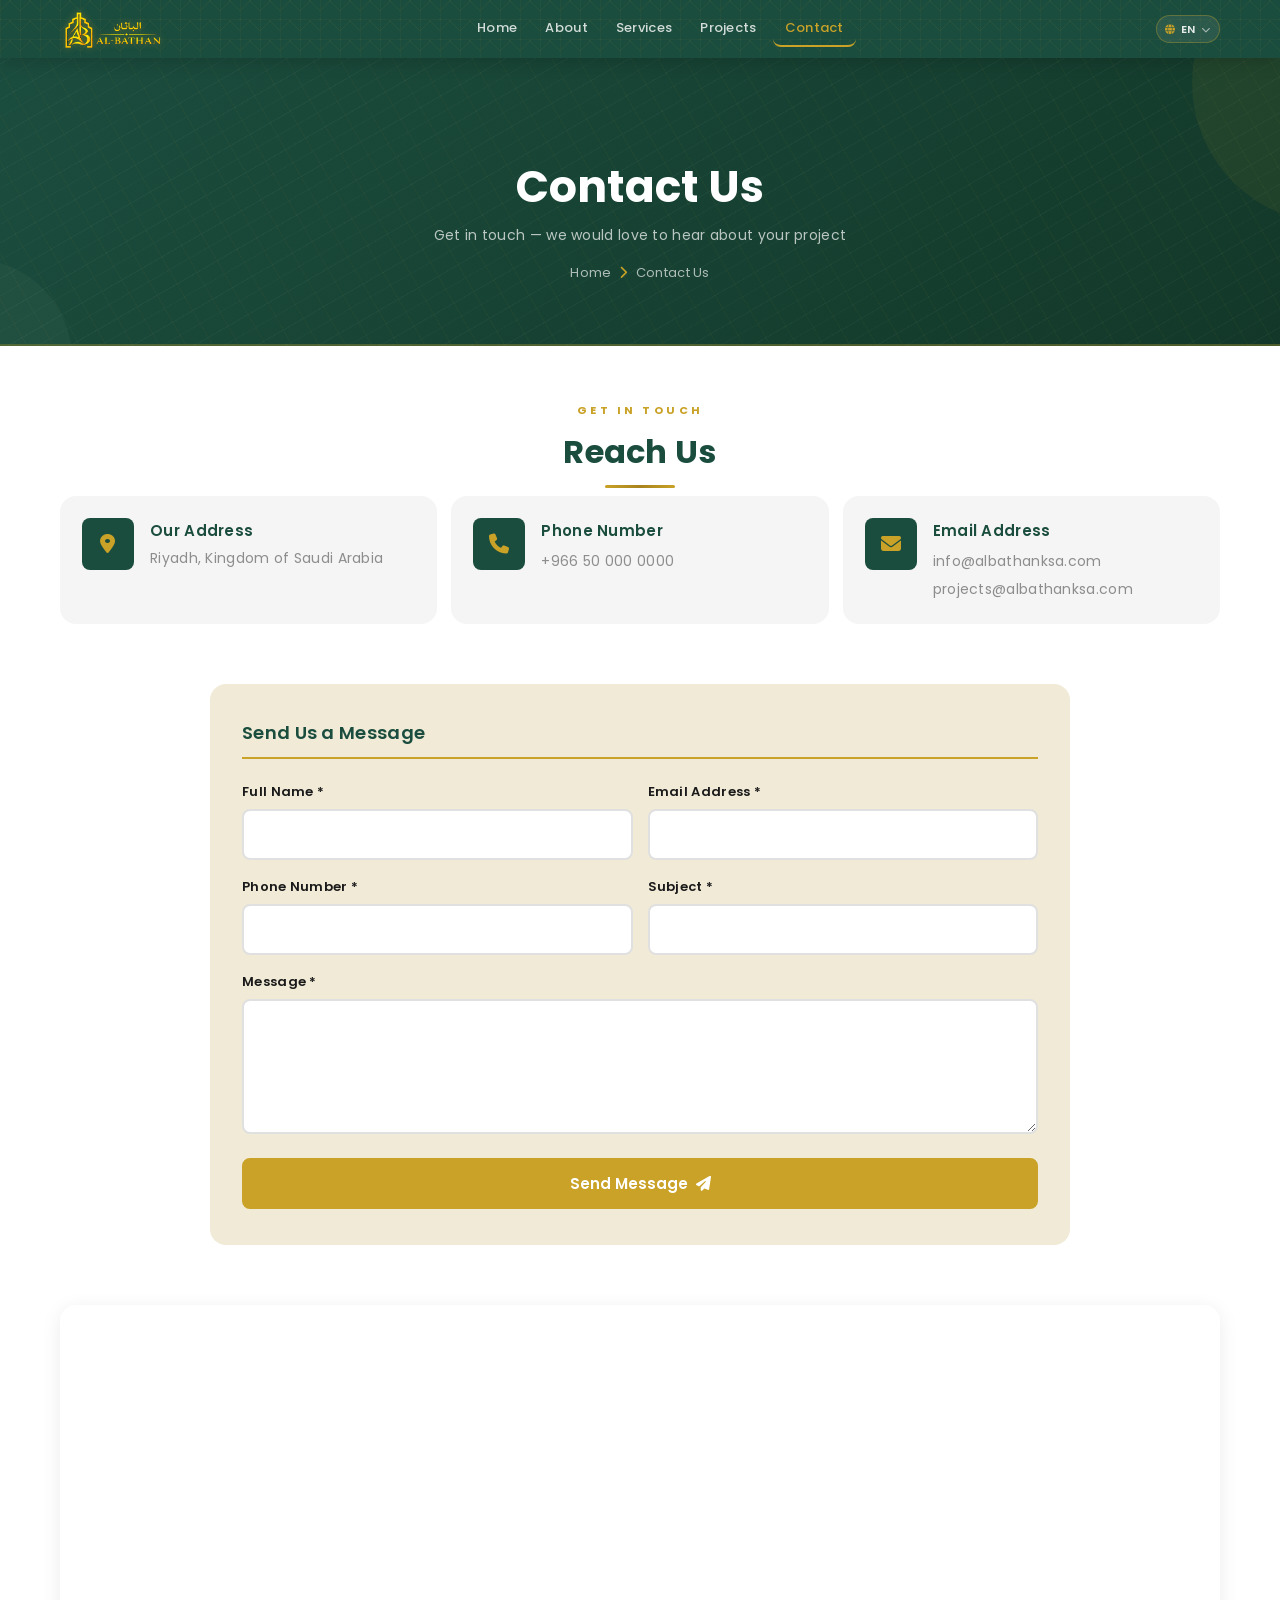
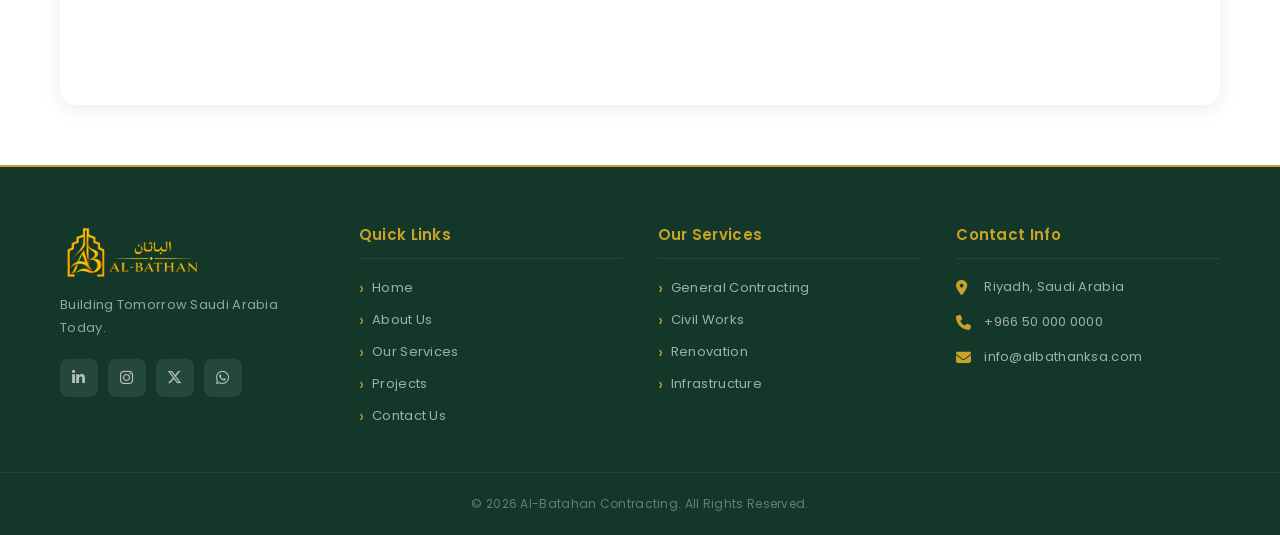
<file: contact/index.html>
<!DOCTYPE html>
<html lang="en" dir="ltr">
    <head>
        <meta charset="UTF-8">
        <meta name="viewport" content="width=device-width, initial-scale=1.0">
    <meta name="description" content="Contact Us | Al-Batahan Contracting - Riyadh, Saudi Arabia.">
    <meta name="robots" content="index, follow">
    <link rel="canonical" href="https://albathanksa.com/contact/">
    <meta property="og:title" content="Contact Us | Al-Batahan Contracting">
    <meta property="og:url" content="https://albathanksa.com/contact/">
        <title>Contact Us | Al-Batahan Contracting</title>
        <link rel="preconnect" href="https://fonts.googleapis.com">
        <link rel="preconnect" href="https://fonts.gstatic.com" crossorigin>
        <link href="https://fonts.googleapis.com/css2?family=Poppins:wght@300;400;600;700&family=Tajawal:wght@300;400;700&display=swap" rel="stylesheet">
        <link rel="stylesheet" href="https://cdnjs.cloudflare.com/ajax/libs/font-awesome/6.5.1/css/all.min.css">
        <link rel="stylesheet" href="../css/style.css">
        <link rel="stylesheet" href="../css/rtl.css">
        <link rel="stylesheet" href="../css/responsive.css">
    <link rel="icon" href="data:image/svg+xml,<svg xmlns='http://www.w3.org/2000/svg' viewBox='0 0 100 100'><rect width='100' height='100' rx='16' fill='%231B4D3E'/><text y='.85em' font-size='65' x='18' fill='%23C9A227'>&#x628;</text></svg>">
    <style>
        .page-loader{position:fixed;inset:0;background:#1B4D3E;display:flex;align-items:center;justify-content:center;z-index:99999;transition:opacity .7s ease,visibility .7s ease}
        .page-loader.hidden{opacity:0;visibility:hidden;pointer-events:none}
        .loader-inner{display:flex;flex-direction:column;align-items:center;gap:10px;text-align:center}
        .loader-symbol-wrap{position:relative;width:72px;height:72px;display:flex;align-items:center;justify-content:center;margin-bottom:10px}
        .loader-ring{position:absolute;inset:0;border:2px solid rgba(201,162,39,.18);border-top-color:#C9A227;border-radius:50%;animation:lSpin 1s linear infinite}
        .loader-symbol{width:52px;height:52px;background:#C9A227;border-radius:10px;display:flex;align-items:center;justify-content:center;font-size:28px;font-weight:700;color:#fff;font-family:'Tajawal',sans-serif;animation:lPulse 2s ease-in-out infinite}
        @keyframes lSpin{to{transform:rotate(360deg)}}
        @keyframes lPulse{0%,100%{transform:scale(1);box-shadow:0 0 0 0 rgba(201,162,39,0)}50%{transform:scale(1.07);box-shadow:0 0 18px 4px rgba(201,162,39,.25)}}
        .loader-brand{display:block;font-family:'Poppins',sans-serif;font-size:1.05rem;font-weight:700;letter-spacing:5px;text-transform:uppercase;color:#fff}
        .loader-tagline{font-size:10px;letter-spacing:2.5px;text-transform:uppercase;color:rgba(255,255,255,.45);font-family:'Poppins',sans-serif;margin:0}
        .loader-bar{width:160px;height:2px;background:rgba(255,255,255,.1);border-radius:2px;overflow:hidden;margin-top:8px}
        .loader-progress{height:100%;width:0%;background:linear-gradient(90deg,#C9A227,#E8C55A,#C9A227);border-radius:2px;animation:lFill 1.9s ease forwards}
        @keyframes lFill{0%{width:0%}40%{width:55%}80%{width:88%}100%{width:100%}}
    </style>

   </head>
    <body>
        <!-- PAGE LOADER -->
        <div id="pageLoader" class="page-loader">
            <div class="loader-inner">
                <img src="../images/logo/Logo-1.png" alt="Al-Batahan" class="loader-logo-img">
                <span class="loader-brand">AL-BATAHAN</span>
                <p class="loader-tagline">Contracting Establishment</p>
                <div class="loader-bar"><div class="loader-progress"></div></div>
            </div>
        </div>
        <nav class="navbar">
            <div class="container">
                <a href="../index.html" class="nav-logo">
                    <img src="../images/logo/Logo-1.png" alt="Al-Batahan Contracting" class="nav-logo-img">
                </a>
                <div class="nav-links">
                    <a href="../index.html" data-en="Home" data-ar="&#x627;&#x644;&#x631;&#x626;&#x64A;&#x633;&#x64A;&#x629;">Home</a>
                    <a href="../about/index.html" data-en="About" data-ar="&#x645;&#x646; &#x646;&#x62D;&#x646;">About</a>
                    <a href="../services/index.html" data-en="Services" data-ar="&#x62E;&#x62F;&#x645;&#x627;&#x62A;&#x646;&#x627;">Services</a>
                    <a href="../projects/index.html" data-en="Projects" data-ar="&#x645;&#x634;&#x627;&#x631;&#x64A;&#x639;&#x646;&#x627;">Projects</a>
                    <a href="../contact/index.html" class="active" data-en="Contact" data-ar="&#x62A;&#x648;&#x627;&#x635;&#x644; &#x645;&#x639;&#x646;&#x627;">Contact</a>
               </div>
                <div class="nav-right">
                    <div class="lang-dropdown" id="langDropdown">
                    <button class="lang-dropdown-trigger" id="langTrigger" aria-expanded="false" aria-haspopup="listbox">
                        <i class="fas fa-globe lang-globe"></i>
                        <span id="langCurrentLabel">EN</span>
                        <i class="fas fa-chevron-down lang-chevron"></i>
                    </button>
                    <ul class="lang-menu" id="langMenu" role="listbox">
                        <li class="lang-option active" data-lang="en" role="option">
                            <div class="lang-opt-icon">EN</div>
                            <span class="lang-opt-name">English</span>
                            <span class="lang-opt-code">EN</span>
                        </li>
                        <li class="lang-option" data-lang="ar" role="option">
                            <div class="lang-opt-icon">AR</div>
                            <span class="lang-opt-name">&#x627;&#x644;&#x639;&#x631;&#x628;&#x64A;&#x629;</span>
                            <span class="lang-opt-code">AR</span>
                        </li>
                    </ul>
                </div>
                    <button class="hamburger" id="hamburger">
                        <span></span>
                        <span></span>
                        <span></span></button>
               </div>
           </div>
       </nav>
        <div class="mobile-menu" id="mobileMenu">
            <button class="mobile-close" id="mobileClose">
                <i class="fas fa-times"></i></button>
            <a href="../index.html" data-en="Home" data-ar="&#x627;&#x644;&#x631;&#x626;&#x64A;&#x633;&#x64A;&#x629;">Home</a>
            <a href="../about/index.html" data-en="About" data-ar="&#x645;&#x646; &#x646;&#x62D;&#x646;">About</a>
            <a href="../services/index.html" data-en="Services" data-ar="&#x62E;&#x62F;&#x645;&#x627;&#x62A;&#x646;&#x627;">Services</a>
            <a href="../projects/index.html" data-en="Projects" data-ar="&#x645;&#x634;&#x627;&#x631;&#x64A;&#x639;&#x646;&#x627;">Projects</a>
            <a href="../contact/index.html" class="active" data-en="Contact" data-ar="&#x62A;&#x648;&#x627;&#x635;&#x644; &#x645;&#x639;&#x646;&#x627;">Contact</a>
            <div class="menu-cta">
                <a href="../contact/index.html" class="btn btn-primary" data-en="Get a Quote" data-ar="&#x627;&#x62D;&#x635;&#x644; &#x639;&#x644;&#x649; &#x639;&#x631;&#x636;">Get a Quote</a>
           </div>
       </div>
        <section class="page-hero">
            <h1 data-en="Contact Us" data-ar="&#x62A;&#x648;&#x627;&#x635;&#x644; &#x645;&#x639;&#x646;&#x627;">Contact Us</h1>
            <p class="subtitle" data-en="Get in touch &mdash; we would love to hear about your project" data-ar="&#x62A;&#x648;&#x627;&#x635;&#x644; &#x645;&#x639;&#x646;&#x627; &mdash; &#x64A;&#x633;&#x639;&#x62F;&#x646;&#x627; &#x633;&#x645;&#x627;&#x639; &#x62A;&#x641;&#x627;&#x635;&#x64A;&#x644; &#x645;&#x634;&#x631;&#x648;&#x639;&#x643;">Get in touch &mdash; we would love to hear about your project</p>
            <div class="breadcrumb">
                <a href="../index.html" data-en="Home" data-ar="&#x627;&#x644;&#x631;&#x626;&#x64A;&#x633;&#x64A;&#x629;">Home</a>
                <span class="sep">
                    <i class="fas fa-chevron-right"></i></span>
                <span data-en="Contact Us" data-ar="&#x62A;&#x648;&#x627;&#x635;&#x644; &#x645;&#x639;&#x646;&#x627;">Contact Us</span>
           </div>
       </section>
        <section class="contact-info-section">
            <div class="container">
                <h2 class="section-title" data-en="Reach Us" data-ar="&#x62A;&#x648;&#x627;&#x635;&#x644; &#x645;&#x639;&#x646;&#x627;">Reach Us</h2>
                <div class="contact-cards-grid">
                    <div class="contact-info-card">
                        <div class="contact-card-icon">
                            <i class="fas fa-map-marker-alt"></i>
                       </div>
                        <div class="contact-card-info">
                            <h4 data-en="Our Address" data-ar="&#x639;&#x646;&#x648;&#x627;&#x646;&#x646;&#x627;">Our Address</h4>
                            <p data-en="Riyadh, Kingdom of Saudi Arabia" data-ar="&#x627;&#x644;&#x631;&#x64A;&#x627;&#x636;&#x60C; &#x627;&#x644;&#x645;&#x645;&#x644;&#x643;&#x629; &#x627;&#x644;&#x639;&#x631;&#x628;&#x64A;&#x629; &#x627;&#x644;&#x633;&#x639;&#x648;&#x62F;&#x64A;&#x629;">Riyadh, Kingdom of Saudi Arabia</p>
                       </div>
                   </div>
                    <div class="contact-info-card">
                        <div class="contact-card-icon">
                            <i class="fas fa-phone"></i>
                       </div>
                        <div class="contact-card-info">
                            <h4 data-en="Phone Number" data-ar="&#x631;&#x642;&#x645; &#x627;&#x644;&#x647;&#x627;&#x62A;&#x641;">Phone Number</h4>
                            <a href="tel:+966500000000">+966 50 000 0000</a>
                       </div>
                   </div>
                    <div class="contact-info-card">
                        <div class="contact-card-icon">
                            <i class="fas fa-envelope"></i>
                       </div>
                        <div class="contact-card-info">
                            <h4 data-en="Email Address" data-ar="&#x627;&#x644;&#x628;&#x631;&#x64A;&#x62F; &#x627;&#x644;&#x625;&#x644;&#x643;&#x62A;&#x631;&#x648;&#x646;&#x64A;">Email Address</h4>
                            <a href="mailto:info@albathanksa.com">info@albathanksa.com</a>
                            <a href="mailto:projects@albathanksa.com">projects@albathanksa.com</a>
                       </div>
                   </div>
               </div>
           </div>
       </section>
        <section class="contact-form-section">
            <div class="container">
                <div class="contact-form-wrap">
                    <h3 data-en="Send Us a Message" data-ar="&#x623;&#x631;&#x633;&#x644; &#x644;&#x646;&#x627; &#x631;&#x633;&#x627;&#x644;&#x629;">Send Us a Message</h3>
                    <form id="contactForm" novalidate>
                        <div class="form-row">
                            <div class="form-group" id="fnameGroup">
                                <label for="fname" data-en="Full Name *" data-ar="&#x627;&#x644;&#x627;&#x633;&#x645; &#x627;&#x644;&#x643;&#x627;&#x645;&#x644; *">Full Name *</label>
                                <input type="text" id="fname" name="fname" autocomplete="name">
                                <span class="field-error" id="fnameError"></span>
                           </div>
                            <div class="form-group" id="femailGroup">
                                <label for="femail" data-en="Email Address *" data-ar="&#x627;&#x644;&#x628;&#x631;&#x64A;&#x62F; &#x627;&#x644;&#x625;&#x644;&#x643;&#x62A;&#x631;&#x648;&#x646;&#x64A; *">Email Address *</label>
                                <input type="email" id="femail" name="femail" autocomplete="email">
                                <span class="field-error" id="femailError"></span>
                           </div>
                       </div>
                        <div class="form-row">
                            <div class="form-group" id="fphoneGroup">
                                <label for="fphone" data-en="Phone Number *" data-ar="&#x631;&#x642;&#x645; &#x627;&#x644;&#x647;&#x627;&#x62A;&#x641; *">Phone Number *</label>
                                <input type="tel" id="fphone" name="fphone" autocomplete="tel">
                                <span class="field-error" id="fphoneError"></span>
                           </div>
                            <div class="form-group" id="fsubjectGroup">
                                <label for="fsubject" data-en="Subject *" data-ar="&#x627;&#x644;&#x645;&#x648;&#x636;&#x648;&#x639; *">Subject *</label>
                                <input type="text" id="fsubject" name="fsubject">
                                <span class="field-error" id="fsubjectError"></span>
                           </div>
                       </div>
                        <div class="form-group" id="fmessageGroup">
                            <label for="fmessage" data-en="Message *" data-ar="&#x627;&#x644;&#x631;&#x633;&#x627;&#x644;&#x629; *">Message *</label>
                            <textarea id="fmessage" name="fmessage" rows="5">
                           </textarea>
                            <span class="field-error" id="fmessageError"></span>
                       </div>
                        <button type="submit" class="btn btn-primary btn-full">
                            <span data-en="Send Message" data-ar="&#x625;&#x631;&#x633;&#x627;&#x644; &#x627;&#x644;&#x631;&#x633;&#x627;&#x644;&#x629;">Send Message</span>
                            <i class="fas fa-paper-plane"></i></button>
                        <div class="form-success" id="formSuccess" role="alert"></div>
                   </form>
               </div>
           </div>
       </section>
        <section class="map-section">
            <div class="container">
                <div class="map-wrap">
                    <iframe src="https://maps.google.com/maps?q=Riyadh+Saudi+Arabia&output=embed&z=12" title="Al-Batahan Location" allowfullscreen loading="lazy"></iframe>
               </div>
           </div>
       </section>
        <footer class="footer">
            <div class="container">
                <div class="footer-grid">
                    <div class="footer-col">
                        <img src="../images/logo/Logo-1.png" alt="Al-Batahan Contracting" class="footer-logo-img">
                        <p class="footer-tagline" data-en="Building Tomorrow Saudi Arabia Today." data-ar="&#x646;&#x628;&#x646;&#x64A; &#x633;&#x639;&#x648;&#x62F;&#x64A;&#x629; &#x627;&#x644;&#x63A;&#x62F;.">Building Tomorrow Saudi Arabia Today.</p>
                        <div class="footer-social">
                            <a href="#" class="social-link">
                                <i class="fab fa-linkedin-in"></i></a>
                            <a href="#" class="social-link">
                                <i class="fab fa-instagram"></i></a>
                            <a href="#" class="social-link">
                                <i class="fab fa-x-twitter"></i></a>
                            <a href="#" class="social-link">
                                <i class="fab fa-whatsapp"></i></a>
                       </div>
                   </div>
                    <div class="footer-col">
                        <h4 data-en="Quick Links" data-ar="&#x631;&#x648;&#x627;&#x628;&#x637; &#x633;&#x631;&#x64A;&#x639;&#x629;">Quick Links</h4>
                        <div class="footer-links">
                            <a href="../index.html" data-en="Home" data-ar="&#x627;&#x644;&#x631;&#x626;&#x64A;&#x633;&#x64A;&#x629;">Home</a>
                            <a href="../about/index.html" data-en="About Us" data-ar="&#x645;&#x646; &#x646;&#x62D;&#x646;">About Us</a>
                            <a href="../services/index.html" data-en="Our Services" data-ar="&#x62E;&#x62F;&#x645;&#x627;&#x62A;&#x646;&#x627;">Our Services</a>
                            <a href="../projects/index.html" data-en="Projects" data-ar="&#x645;&#x634;&#x627;&#x631;&#x64A;&#x639;&#x646;&#x627;">Projects</a>
                            <a href="../contact/index.html" data-en="Contact Us" data-ar="&#x62A;&#x648;&#x627;&#x635;&#x644; &#x645;&#x639;&#x646;&#x627;">Contact Us</a>
                       </div>
                   </div>
                    <div class="footer-col">
                        <h4 data-en="Our Services" data-ar="&#x62E;&#x62F;&#x645;&#x627;&#x62A;&#x646;&#x627;">Our Services</h4>
                        <div class="footer-links">
                            <a href="../services/index.html" data-en="General Contracting" data-ar="&#x627;&#x644;&#x645;&#x642;&#x627;&#x648;&#x644;&#x627;&#x62A; &#x627;&#x644;&#x639;&#x627;&#x645;&#x629;">General Contracting</a>
                            <a href="../services/index.html" data-en="Civil Works" data-ar="&#x627;&#x644;&#x623;&#x639;&#x645;&#x627;&#x644; &#x627;&#x644;&#x645;&#x62F;&#x646;&#x64A;&#x629;">Civil Works</a>
                            <a href="../services/index.html" data-en="Renovation" data-ar="&#x627;&#x644;&#x62A;&#x62C;&#x62F;&#x64A;&#x62F;">Renovation</a>
                            <a href="../services/index.html" data-en="Infrastructure" data-ar="&#x627;&#x644;&#x628;&#x646;&#x64A;&#x629; &#x627;&#x644;&#x62A;&#x62D;&#x62A;&#x64A;&#x629;">Infrastructure</a>
                       </div>
                   </div>
                    <div class="footer-col">
                        <h4 data-en="Contact Info" data-ar="&#x645;&#x639;&#x644;&#x648;&#x645;&#x627;&#x62A; &#x627;&#x644;&#x62A;&#x648;&#x627;&#x635;&#x644;">Contact Info</h4>
                        <div class="footer-contact-list">
                            <div class="footer-contact-item">
                                <i class="fas fa-map-marker-alt"></i>
                                <span data-en="Riyadh, Saudi Arabia" data-ar="&#x627;&#x644;&#x631;&#x64A;&#x627;&#x636;&#x60C; &#x627;&#x644;&#x633;&#x639;&#x648;&#x62F;&#x64A;&#x629;">Riyadh, Saudi Arabia</span>
                           </div>
                            <div class="footer-contact-item">
                                <i class="fas fa-phone"></i>
                                <a href="tel:+966500000000">+966 50 000 0000</a>
                           </div>
                            <div class="footer-contact-item">
                                <i class="fas fa-envelope"></i>
                                <a href="mailto:info@albathanksa.com">info@albathanksa.com</a>
                           </div>
                       </div>
                   </div>
               </div>
           </div>
            <div class="footer-bottom">
                <div class="container">
                    <p data-en="&copy; 2026 Al-Batahan Contracting. All Rights Reserved." data-ar="&copy; 2026 &#x645;&#x624;&#x633;&#x633;&#x629; &#x627;&#x644;&#x628;&#x637;&#x62D;&#x627;&#x646;. &#x62C;&#x645;&#x64A;&#x639; &#x627;&#x644;&#x62D;&#x642;&#x648;&#x642; &#x645;&#x62D;&#x641;&#x648;&#x638;&#x629;.">&copy; 2026 <span>Al-Batahan</span> Contracting. All Rights Reserved.</p>
               </div>
           </div>
       </footer>
        <button class="scroll-top">
            <i class="fas fa-chevron-up"></i></button>
        <script src="../js/main.js">
       </script>
        <script src="../js/switcher.js">
       </script>
        <script src="../js/animations.js">
       </script>
        <!-- LIGHTBOX -->
        <div class="lightbox" id="lightbox" role="dialog" aria-modal="true">
            <button class="lb-btn" id="lbClose" aria-label="Close"><i class="fas fa-times"></i></button>
            <button class="lb-btn" id="lbPrev" aria-label="Previous"><i class="fas fa-chevron-left"></i></button>
            <button class="lb-btn" id="lbNext" aria-label="Next"><i class="fas fa-chevron-right"></i></button>
            <div class="lb-img-wrap">
                <div class="lb-visual proj-bg-1" id="lbVisual"></div>
                <div class="lb-title" id="lbTitle"></div>
                <div class="lb-cat" id="lbCat"></div>
                <div class="lb-counter" id="lbCounter"></div>
            </div>
        </div>
        <!-- WHATSAPP FLOAT -->
        <a href="https://wa.me/966500000000" class="whatsapp-float" target="_blank" rel="noopener noreferrer" aria-label="Chat on WhatsApp">
            <i class="fab fa-whatsapp"></i>
        </a>
</body>
</html>
</file>
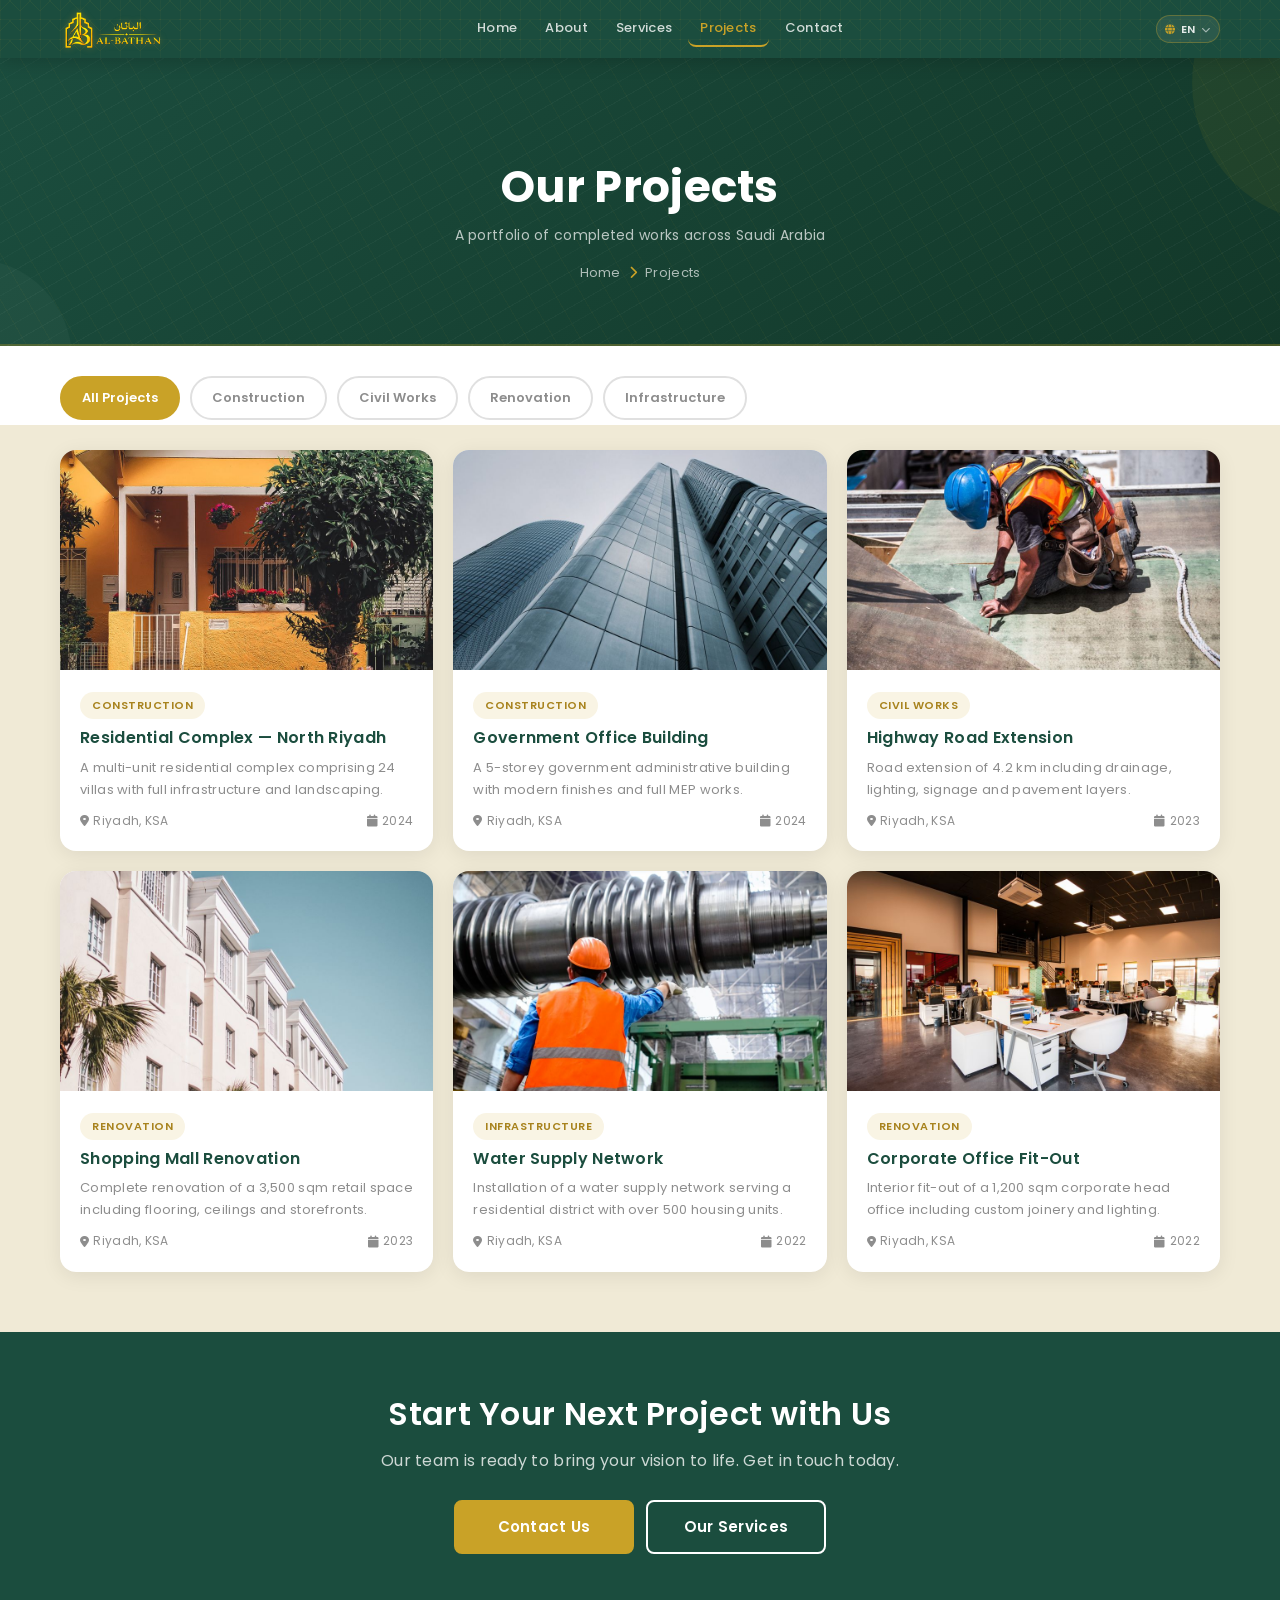
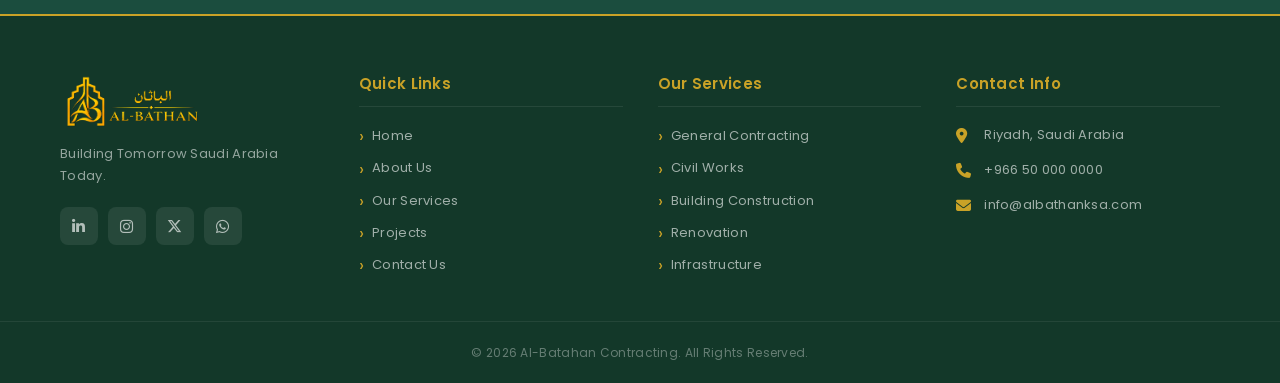
<file: projects/index.html>
<!DOCTYPE html>
<html lang="en" dir="ltr">
    <head>
        <meta charset="UTF-8">
        <meta name="viewport" content="width=device-width, initial-scale=1.0">
    <meta name="description" content="Our Projects | Al-Batahan Contracting - Riyadh, Saudi Arabia.">
    <meta name="robots" content="index, follow">
    <link rel="canonical" href="https://albathanksa.com/projects/">
    <meta property="og:title" content="Our Projects | Al-Batahan Contracting">
    <meta property="og:url" content="https://albathanksa.com/projects/">
        <title>Our Projects | Al-Batahan Contracting</title>
        <link rel="preconnect" href="https://fonts.googleapis.com">
        <link rel="preconnect" href="https://fonts.gstatic.com" crossorigin>
        <link href="https://fonts.googleapis.com/css2?family=Poppins:wght@300;400;600;700&family=Tajawal:wght@300;400;700&display=swap" rel="stylesheet">
        <link rel="stylesheet" href="https://cdnjs.cloudflare.com/ajax/libs/font-awesome/6.5.1/css/all.min.css">
        <link rel="stylesheet" href="../css/style.css">
        <link rel="stylesheet" href="../css/rtl.css">
        <link rel="stylesheet" href="../css/responsive.css">
    <link rel="icon" href="data:image/svg+xml,<svg xmlns='http://www.w3.org/2000/svg' viewBox='0 0 100 100'><rect width='100' height='100' rx='16' fill='%231B4D3E'/><text y='.85em' font-size='65' x='18' fill='%23C9A227'>&#x628;</text></svg>">
    <style>
        .page-loader{position:fixed;inset:0;background:#1B4D3E;display:flex;align-items:center;justify-content:center;z-index:99999;transition:opacity .7s ease,visibility .7s ease}
        .page-loader.hidden{opacity:0;visibility:hidden;pointer-events:none}
        .loader-inner{display:flex;flex-direction:column;align-items:center;gap:10px;text-align:center}
        .loader-symbol-wrap{position:relative;width:72px;height:72px;display:flex;align-items:center;justify-content:center;margin-bottom:10px}
        .loader-ring{position:absolute;inset:0;border:2px solid rgba(201,162,39,.18);border-top-color:#C9A227;border-radius:50%;animation:lSpin 1s linear infinite}
        .loader-symbol{width:52px;height:52px;background:#C9A227;border-radius:10px;display:flex;align-items:center;justify-content:center;font-size:28px;font-weight:700;color:#fff;font-family:'Tajawal',sans-serif;animation:lPulse 2s ease-in-out infinite}
        @keyframes lSpin{to{transform:rotate(360deg)}}
        @keyframes lPulse{0%,100%{transform:scale(1);box-shadow:0 0 0 0 rgba(201,162,39,0)}50%{transform:scale(1.07);box-shadow:0 0 18px 4px rgba(201,162,39,.25)}}
        .loader-brand{display:block;font-family:'Poppins',sans-serif;font-size:1.05rem;font-weight:700;letter-spacing:5px;text-transform:uppercase;color:#fff}
        .loader-tagline{font-size:10px;letter-spacing:2.5px;text-transform:uppercase;color:rgba(255,255,255,.45);font-family:'Poppins',sans-serif;margin:0}
        .loader-bar{width:160px;height:2px;background:rgba(255,255,255,.1);border-radius:2px;overflow:hidden;margin-top:8px}
        .loader-progress{height:100%;width:0%;background:linear-gradient(90deg,#C9A227,#E8C55A,#C9A227);border-radius:2px;animation:lFill 1.9s ease forwards}
        @keyframes lFill{0%{width:0%}40%{width:55%}80%{width:88%}100%{width:100%}}
    </style>

   </head>
    <body>
        <!-- PAGE LOADER -->
        <div id="pageLoader" class="page-loader">
            <div class="loader-inner">
                <img src="../images/logo/Logo-1.png" alt="Al-Batahan" class="loader-logo-img">
                <span class="loader-brand">AL-BATAHAN</span>
                <p class="loader-tagline">Contracting Establishment</p>
                <div class="loader-bar"><div class="loader-progress"></div></div>
            </div>
        </div>
        <nav class="navbar">
            <div class="container">
                <a href="../index.html" class="nav-logo">
                    <img src="../images/logo/Logo-1.png" alt="Al-Batahan Contracting" class="nav-logo-img">
                </a>
                <div class="nav-links">
                    <a href="../index.html" data-en="Home" data-ar="&#x627;&#x644;&#x631;&#x626;&#x64A;&#x633;&#x64A;&#x629;">Home</a>
                    <a href="../about/index.html" data-en="About" data-ar="&#x645;&#x646; &#x646;&#x62D;&#x646;">About</a>
                    <a href="../services/index.html" data-en="Services" data-ar="&#x62E;&#x62F;&#x645;&#x627;&#x62A;&#x646;&#x627;">Services</a>
                    <a href="../projects/index.html" class="active" data-en="Projects" data-ar="&#x645;&#x634;&#x627;&#x631;&#x64A;&#x639;&#x646;&#x627;">Projects</a>
                    <a href="../contact/index.html" data-en="Contact" data-ar="&#x62A;&#x648;&#x627;&#x635;&#x644; &#x645;&#x639;&#x646;&#x627;">Contact</a>
               </div>
                <div class="nav-right">
                    <div class="lang-dropdown" id="langDropdown">
                    <button class="lang-dropdown-trigger" id="langTrigger" aria-expanded="false" aria-haspopup="listbox">
                        <i class="fas fa-globe lang-globe"></i>
                        <span id="langCurrentLabel">EN</span>
                        <i class="fas fa-chevron-down lang-chevron"></i>
                    </button>
                    <ul class="lang-menu" id="langMenu" role="listbox">
                        <li class="lang-option active" data-lang="en" role="option">
                            <div class="lang-opt-icon">EN</div>
                            <span class="lang-opt-name">English</span>
                            <span class="lang-opt-code">EN</span>
                        </li>
                        <li class="lang-option" data-lang="ar" role="option">
                            <div class="lang-opt-icon">AR</div>
                            <span class="lang-opt-name">&#x627;&#x644;&#x639;&#x631;&#x628;&#x64A;&#x629;</span>
                            <span class="lang-opt-code">AR</span>
                        </li>
                    </ul>
                </div>
                    <button class="hamburger" id="hamburger">
                        <span></span>
                        <span></span>
                        <span></span></button>
               </div>
           </div>
       </nav>
        <div class="mobile-menu" id="mobileMenu">
            <button class="mobile-close" id="mobileClose">
                <i class="fas fa-times"></i></button>
            <a href="../index.html" data-en="Home" data-ar="&#x627;&#x644;&#x631;&#x626;&#x64A;&#x633;&#x64A;&#x629;">Home</a>
            <a href="../about/index.html" data-en="About" data-ar="&#x645;&#x646; &#x646;&#x62D;&#x646;">About</a>
            <a href="../services/index.html" data-en="Services" data-ar="&#x62E;&#x62F;&#x645;&#x627;&#x62A;&#x646;&#x627;">Services</a>
            <a href="../projects/index.html" class="active" data-en="Projects" data-ar="&#x645;&#x634;&#x627;&#x631;&#x64A;&#x639;&#x646;&#x627;">Projects</a>
            <a href="../contact/index.html" data-en="Contact" data-ar="&#x62A;&#x648;&#x627;&#x635;&#x644; &#x645;&#x639;&#x646;&#x627;">Contact</a>
            <div class="menu-cta">
                <a href="../contact/index.html" class="btn btn-primary" data-en="Get a Quote" data-ar="&#x627;&#x62D;&#x635;&#x644; &#x639;&#x644;&#x649; &#x639;&#x631;&#x636;">Get a Quote</a>
           </div>
       </div>
        <section class="page-hero">
            <h1 data-en="Our Projects" data-ar="&#x645;&#x634;&#x627;&#x631;&#x64A;&#x639;&#x646;&#x627;">Our Projects</h1>
            <p class="subtitle" data-en="A portfolio of completed works across Saudi Arabia" data-ar="&#x645;&#x62D;&#x641;&#x638;&#x629; &#x623;&#x639;&#x645;&#x627;&#x644; &#x645;&#x646;&#x62C;&#x632;&#x629; &#x641;&#x64A; &#x623;&#x646;&#x62D;&#x627;&#x621; &#x627;&#x644;&#x633;&#x639;&#x648;&#x62F;&#x64A;&#x629;">A portfolio of completed works across Saudi Arabia</p>
            <div class="breadcrumb">
                <a href="../index.html" data-en="Home" data-ar="&#x627;&#x644;&#x631;&#x626;&#x64A;&#x633;&#x64A;&#x629;">Home</a>
                <span class="sep">
                    <i class="fas fa-chevron-right"></i></span>
                <span data-en="Projects" data-ar="&#x645;&#x634;&#x627;&#x631;&#x64A;&#x639;&#x646;&#x627;">Projects</span>
           </div>
       </section>
        <section class="projects-filter-section">
            <div class="container">
                <div class="filter-bar">
                    <button class="filter-btn active" data-filter="all" data-en="All Projects" data-ar="&#x62C;&#x645;&#x64A;&#x639; &#x627;&#x644;&#x645;&#x634;&#x627;&#x631;&#x64A;&#x639;">All Projects</button>
                    <button class="filter-btn" data-filter="construction" data-en="Construction" data-ar="&#x625;&#x646;&#x634;&#x627;&#x621;">Construction</button>
                    <button class="filter-btn" data-filter="civil" data-en="Civil Works" data-ar="&#x623;&#x639;&#x645;&#x627;&#x644; &#x645;&#x62F;&#x646;&#x64A;&#x629;">Civil Works</button>
                    <button class="filter-btn" data-filter="renovation" data-en="Renovation" data-ar="&#x62A;&#x62C;&#x62F;&#x64A;&#x62F;">Renovation</button>
                    <button class="filter-btn" data-filter="infrastructure" data-en="Infrastructure" data-ar="&#x628;&#x646;&#x64A;&#x629; &#x62A;&#x62D;&#x62A;&#x64A;&#x629;">Infrastructure</button>
               </div>
           </div>
       </section>
        <section class="projects-full-section">
            <div class="container">
                <div class="projects-full-grid">

                    <!-- Card 1 -->
                    <div class="project-card-full" data-category="construction">
                        <div class="project-image">
                            <div class="project-image-bg proj-bg-1">
                                <i class="fas fa-building proj-icon"></i>
                           </div>
                            <div class="project-hover-overlay">
                                <span data-en="View Details" data-ar="&#x639;&#x631;&#x636; &#x627;&#x644;&#x62A;&#x641;&#x627;&#x635;&#x64A;&#x644;">View Details</span>
                           </div>
                       </div>
                        <div class="project-info">
                            <span class="project-category" data-en="Construction" data-ar="&#x625;&#x646;&#x634;&#x627;&#x621;">Construction</span>
                            <h3 data-en="Residential Complex &mdash; North Riyadh" data-ar="&#x645;&#x62C;&#x645;&#x639; &#x633;&#x643;&#x646;&#x64A; &mdash; &#x634;&#x645;&#x627;&#x644; &#x627;&#x644;&#x631;&#x64A;&#x627;&#x636;">Residential Complex &mdash; North Riyadh</h3>
                            <p class="project-desc" data-en="A multi-unit residential complex comprising 24 villas with full infrastructure and landscaping." data-ar="&#x645;&#x62C;&#x645;&#x639; &#x633;&#x643;&#x646;&#x64A; &#x645;&#x62A;&#x639;&#x62F;&#x62F; &#x627;&#x644;&#x648;&#x62D;&#x62F;&#x627;&#x62A; &#x64A;&#x636;&#x645; 24 &#x641;&#x64A;&#x644;&#x627; &#x645;&#x639; &#x628;&#x646;&#x64A;&#x629; &#x62A;&#x62D;&#x62A;&#x64A;&#x629; &#x643;&#x627;&#x645;&#x644;&#x629;.">A multi-unit residential complex comprising 24 villas with full infrastructure.</p>
                            <div class="project-meta">
                                <span>
                                    <i class="fas fa-map-marker-alt"></i>
                                    <span data-en="Riyadh, KSA" data-ar="&#x627;&#x644;&#x631;&#x64A;&#x627;&#x636;&#x60C; &#x627;&#x644;&#x633;&#x639;&#x648;&#x62F;&#x64A;&#x629;">Riyadh, KSA</span></span>
                                <span>
                                    <i class="fas fa-calendar"></i> 2024</span>
                               </div>
                           </div>
                       </div>

                    <!-- Card 2 -->
                    <div class="project-card-full" data-category="construction">
                        <div class="project-image">
                            <div class="project-image-bg proj-bg-2"></div>
                            <div class="project-hover-overlay">
                                <span data-en="View Details" data-ar="&#x639;&#x631;&#x636; &#x627;&#x644;&#x62A;&#x641;&#x627;&#x635;&#x64A;&#x644;">View Details</span>
                            </div>
                        </div>
                        <div class="project-info">
                            <span class="project-category" data-en="Construction" data-ar="&#x625;&#x646;&#x634;&#x627;&#x621;">Construction</span>
                            <h3 data-en="Government Office Building" data-ar="&#x645;&#x628;&#x646;&#x649; &#x62D;&#x643;&#x648;&#x645;&#x64A;">Government Office Building</h3>
                            <p class="project-desc" data-en="A 5-storey government administrative building with modern finishes and full MEP works." data-ar="&#x645;&#x628;&#x646;&#x649; &#x62D;&#x643;&#x648;&#x645;&#x64A; &#x625;&#x62F;&#x627;&#x631;&#x64A; &#x645;&#x646; 5 &#x637;&#x648;&#x627;&#x628;&#x642; &#x628;&#x62A;&#x634;&#x637;&#x64A;&#x628;&#x627;&#x62A; &#x62D;&#x62F;&#x64A;&#x62B;&#x629; &#x648;&#x623;&#x639;&#x645;&#x627;&#x644; &#x645;&#x64A;&#x643;&#x627;&#x646;&#x64A;&#x643;&#x64A;&#x629; &#x648;&#x643;&#x647;&#x631;&#x628;&#x627;&#x626;&#x64A;&#x629; &#x648;&#x633;&#x628;&#x627;&#x643;&#x629; &#x643;&#x627;&#x645;&#x644;&#x629;.">A 5-storey government administrative building with modern finishes and full MEP works.</p>
                            <div class="project-meta">
                                <span><i class="fas fa-map-marker-alt"></i> <span data-en="Riyadh, KSA" data-ar="&#x627;&#x644;&#x631;&#x64A;&#x627;&#x636;&#x60C; &#x627;&#x644;&#x633;&#x639;&#x648;&#x62F;&#x64A;&#x629;">Riyadh, KSA</span></span>
                                <span><i class="fas fa-calendar"></i> 2024</span>
                            </div>
                        </div>
                    </div><!-- /card-2 -->

                    <!-- Card 3 -->
                    <div class="project-card-full" data-category="civil">
                        <div class="project-image">
                            <div class="project-image-bg proj-bg-3"></div>
                            <div class="project-hover-overlay">
                                <span data-en="View Details" data-ar="&#x639;&#x631;&#x636; &#x627;&#x644;&#x62A;&#x641;&#x627;&#x635;&#x64A;&#x644;">View Details</span>
                            </div>
                        </div>
                        <div class="project-info">
                            <span class="project-category" data-en="Civil Works" data-ar="&#x623;&#x639;&#x645;&#x627;&#x644; &#x645;&#x62F;&#x646;&#x64A;&#x629;">Civil Works</span>
                            <h3 data-en="Highway Road Extension" data-ar="&#x627;&#x645;&#x62A;&#x62F;&#x627;&#x62F; &#x637;&#x631;&#x64A;&#x642; &#x633;&#x631;&#x64A;&#x639;">Highway Road Extension</h3>
                            <p class="project-desc" data-en="Road extension of 4.2 km including drainage, lighting, signage and pavement layers." data-ar="&#x627;&#x645;&#x62A;&#x62F;&#x627;&#x62F; &#x637;&#x631;&#x64A;&#x642; &#x628;&#x637;&#x648;&#x644; 4.2 &#x643;&#x645; &#x64A;&#x634;&#x645;&#x644; &#x635;&#x631;&#x641; &#x648;&#x625;&#x636;&#x627;&#x621;&#x629; &#x648;&#x644;&#x627;&#x641;&#x62A;&#x627;&#x62A; &#x648;&#x637;&#x628;&#x642;&#x627;&#x62A; &#x631;&#x635;&#x641;.">Road extension of 4.2 km including drainage, lighting and pavement layers.</p>
                            <div class="project-meta">
                                <span><i class="fas fa-map-marker-alt"></i> <span data-en="Riyadh, KSA" data-ar="&#x627;&#x644;&#x631;&#x64A;&#x627;&#x636;&#x60C; &#x627;&#x644;&#x633;&#x639;&#x648;&#x62F;&#x64A;&#x629;">Riyadh, KSA</span></span>
                                <span><i class="fas fa-calendar"></i> 2023</span>
                            </div>
                        </div>
                    </div><!-- /card-3 -->

                    <!-- Card 4 -->
                    <div class="project-card-full" data-category="renovation">
                        <div class="project-image">
                            <div class="project-image-bg proj-bg-4"></div>
                            <div class="project-hover-overlay">
                                <span data-en="View Details" data-ar="&#x639;&#x631;&#x636; &#x627;&#x644;&#x62A;&#x641;&#x627;&#x635;&#x64A;&#x644;">View Details</span>
                            </div>
                        </div>
                        <div class="project-info">
                            <span class="project-category" data-en="Renovation" data-ar="&#x62A;&#x62C;&#x62F;&#x64A;&#x62F;">Renovation</span>
                            <h3 data-en="Shopping Mall Renovation" data-ar="&#x62A;&#x62C;&#x62F;&#x64A;&#x62F; &#x645;&#x631;&#x643;&#x632; &#x62A;&#x633;&#x648;&#x642;">Shopping Mall Renovation</h3>
                            <p class="project-desc" data-en="Complete renovation of a 3,500 sqm retail space including flooring, ceilings and storefronts." data-ar="&#x62A;&#x62C;&#x62F;&#x64A;&#x62F; &#x643;&#x627;&#x645;&#x644; &#x644;&#x645;&#x633;&#x627;&#x62D;&#x629; &#x62A;&#x62C;&#x632;&#x626;&#x629; 3,500 &#x645;&#x62A;&#x631; &#x645;&#x631;&#x628;&#x639;.">Complete renovation of a 3,500 sqm retail space.</p>
                            <div class="project-meta">
                                <span><i class="fas fa-map-marker-alt"></i> <span data-en="Riyadh, KSA" data-ar="&#x627;&#x644;&#x631;&#x64A;&#x627;&#x636;&#x60C; &#x627;&#x644;&#x633;&#x639;&#x648;&#x62F;&#x64A;&#x629;">Riyadh, KSA</span></span>
                                <span><i class="fas fa-calendar"></i> 2023</span>
                            </div>
                        </div>
                    </div><!-- /card-4 -->

                    <!-- Card 5 -->
                    <div class="project-card-full" data-category="infrastructure">
                        <div class="project-image">
                            <div class="project-image-bg proj-bg-5"></div>
                            <div class="project-hover-overlay">
                                <span data-en="View Details" data-ar="&#x639;&#x631;&#x636; &#x627;&#x644;&#x62A;&#x641;&#x627;&#x635;&#x64A;&#x644;">View Details</span>
                            </div>
                        </div>
                        <div class="project-info">
                            <span class="project-category" data-en="Infrastructure" data-ar="&#x628;&#x646;&#x64A;&#x629; &#x62A;&#x62D;&#x62A;&#x64A;&#x629;">Infrastructure</span>
                            <h3 data-en="Water Supply Network" data-ar="&#x634;&#x628;&#x643;&#x629; &#x625;&#x645;&#x62F;&#x627;&#x62F; &#x627;&#x644;&#x645;&#x64A;&#x627;&#x647;">Water Supply Network</h3>
                            <p class="project-desc" data-en="Installation of a water supply network serving a residential district with over 500 housing units." data-ar="&#x62A;&#x631;&#x643;&#x64A;&#x628; &#x634;&#x628;&#x643;&#x629; &#x625;&#x645;&#x62F;&#x627;&#x62F; &#x645;&#x64A;&#x627;&#x647; &#x62A;&#x62E;&#x62F;&#x645; &#x62D;&#x64A;&#x64B;&#x627; &#x633;&#x643;&#x646;&#x64A;&#x64B;&#x627; &#x628;&#x623;&#x643;&#x62B;&#x631; &#x645;&#x646; 500 &#x648;&#x62D;&#x62F;&#x629; &#x633;&#x643;&#x646;&#x64A;&#x629;.">Water supply network serving over 500 residential units.</p>
                            <div class="project-meta">
                                <span><i class="fas fa-map-marker-alt"></i> <span data-en="Riyadh, KSA" data-ar="&#x627;&#x644;&#x631;&#x64A;&#x627;&#x636;&#x60C; &#x627;&#x644;&#x633;&#x639;&#x648;&#x62F;&#x64A;&#x629;">Riyadh, KSA</span></span>
                                <span><i class="fas fa-calendar"></i> 2022</span>
                            </div>
                        </div>
                    </div><!-- /card-5 -->

                    <!-- Card 6 -->
                    <div class="project-card-full" data-category="renovation">
                        <div class="project-image">
                            <div class="project-image-bg proj-bg-6"></div>
                            <div class="project-hover-overlay">
                                <span data-en="View Details" data-ar="&#x639;&#x631;&#x636; &#x627;&#x644;&#x62A;&#x641;&#x627;&#x635;&#x64A;&#x644;">View Details</span>
                            </div>
                        </div>
                        <div class="project-info">
                            <span class="project-category" data-en="Renovation" data-ar="&#x62A;&#x62C;&#x62F;&#x64A;&#x62F;">Renovation</span>
                            <h3 data-en="Corporate Office Fit-Out" data-ar="&#x62A;&#x62C;&#x647;&#x64A;&#x632; &#x645;&#x643;&#x627;&#x62A;&#x628; &#x634;&#x631;&#x643;&#x629;">Corporate Office Fit-Out</h3>
                            <p class="project-desc" data-en="Interior fit-out of a 1,200 sqm corporate head office including custom joinery and lighting." data-ar="&#x62A;&#x62C;&#x647;&#x64A;&#x632; &#x62F;&#x627;&#x62E;&#x644;&#x64A; &#x644;&#x645;&#x642;&#x631; &#x631;&#x626;&#x64A;&#x633;&#x64A; &#x644;&#x634;&#x631;&#x643;&#x629; &#x645;&#x633;&#x627;&#x62D;&#x62A;&#x647; 1,200 &#x645;&#x62A;&#x631; &#x645;&#x631;&#x628;&#x639;.">Interior fit-out of a 1,200 sqm corporate head office.</p>
                            <div class="project-meta">
                                <span><i class="fas fa-map-marker-alt"></i> <span data-en="Riyadh, KSA" data-ar="&#x627;&#x644;&#x631;&#x64A;&#x627;&#x636;&#x60C; &#x627;&#x644;&#x633;&#x639;&#x648;&#x62F;&#x64A;&#x629;">Riyadh, KSA</span></span>
                                <span><i class="fas fa-calendar"></i> 2022</span>
                            </div>
                        </div>
                    </div><!-- /card-6 -->

                </div><!-- /projects-full-grid -->
            </div><!-- /container -->
        </section><!-- /projects-full-section -->

        <section class="cta-section">
            <div class="container">
                <h2 data-en="Start Your Next Project with Us" data-ar="&#x627;&#x628;&#x62F;&#x623; &#x645;&#x634;&#x631;&#x648;&#x639;&#x643; &#x627;&#x644;&#x642;&#x627;&#x62F;&#x645; &#x645;&#x639;&#x646;&#x627;">Start Your Next Project with Us</h2>
                <p data-en="Our team is ready to bring your vision to life. Get in touch today." data-ar="&#x641;&#x631;&#x64A;&#x642;&#x646;&#x627; &#x645;&#x633;&#x62A;&#x639;&#x62F; &#x644;&#x62A;&#x62D;&#x648;&#x64A;&#x644; &#x631;&#x624;&#x64A;&#x62A;&#x643; &#x625;&#x644;&#x649; &#x648;&#x627;&#x642;&#x639;.">Our team is ready to bring your vision to life.</p>
                <div class="cta-btns">
                    <a href="../contact/index.html" class="btn btn-primary">
                        <span data-en="Contact Us" data-ar="&#x62A;&#x648;&#x627;&#x635;&#x644; &#x645;&#x639;&#x646;&#x627;">Contact Us</span></a>
                    <a href="../services/index.html" class="btn btn-outline">
                        <span data-en="Our Services" data-ar="&#x62E;&#x62F;&#x645;&#x627;&#x62A;&#x646;&#x627;">Our Services</span></a>
                </div>
            </div>
        </section>

        <footer class="footer">
            <div class="container">
                <div class="footer-grid">
                    <div class="footer-col">
                        <img src="../images/logo/Logo-1.png" alt="Al-Batahan Contracting" class="footer-logo-img">
                        <p class="footer-tagline" data-en="Building Tomorrow Saudi Arabia Today." data-ar="&#x646;&#x628;&#x646;&#x64A; &#x633;&#x639;&#x648;&#x62F;&#x64A;&#x629; &#x627;&#x644;&#x63A;&#x62F;&#x60C; &#x627;&#x644;&#x64A;&#x648;&#x645;.">Building Tomorrow Saudi Arabia Today.</p>
                        <div class="footer-social">
                            <a href="#" class="social-link"><i class="fab fa-linkedin-in"></i></a>
                            <a href="#" class="social-link"><i class="fab fa-instagram"></i></a>
                            <a href="#" class="social-link"><i class="fab fa-x-twitter"></i></a>
                            <a href="#" class="social-link"><i class="fab fa-whatsapp"></i></a>
                        </div>
                    </div>
                    <div class="footer-col">
                        <h4 data-en="Quick Links" data-ar="&#x631;&#x648;&#x627;&#x628;&#x637; &#x633;&#x631;&#x64A;&#x639;&#x629;">Quick Links</h4>
                        <div class="footer-links">
                            <a href="../index.html" data-en="Home" data-ar="&#x627;&#x644;&#x631;&#x626;&#x64A;&#x633;&#x64A;&#x629;">Home</a>
                            <a href="../about/index.html" data-en="About Us" data-ar="&#x645;&#x646; &#x646;&#x62D;&#x646;">About Us</a>
                            <a href="../services/index.html" data-en="Our Services" data-ar="&#x62E;&#x62F;&#x645;&#x627;&#x62A;&#x646;&#x627;">Our Services</a>
                            <a href="../projects/index.html" data-en="Projects" data-ar="&#x645;&#x634;&#x627;&#x631;&#x64A;&#x639;&#x646;&#x627;">Projects</a>
                            <a href="../contact/index.html" data-en="Contact Us" data-ar="&#x62A;&#x648;&#x627;&#x635;&#x644; &#x645;&#x639;&#x646;&#x627;">Contact Us</a>
                        </div>
                    </div>
                    <div class="footer-col">
                        <h4 data-en="Our Services" data-ar="&#x62E;&#x62F;&#x645;&#x627;&#x62A;&#x646;&#x627;">Our Services</h4>
                        <div class="footer-links">
                            <a href="../services/index.html" data-en="General Contracting" data-ar="&#x627;&#x644;&#x645;&#x642;&#x627;&#x648;&#x644;&#x627;&#x62A; &#x627;&#x644;&#x639;&#x627;&#x645;&#x629;">General Contracting</a>
                            <a href="../services/index.html" data-en="Civil Works" data-ar="&#x627;&#x644;&#x623;&#x639;&#x645;&#x627;&#x644; &#x627;&#x644;&#x645;&#x62F;&#x646;&#x64A;&#x629;">Civil Works</a>
                            <a href="../services/index.html" data-en="Building Construction" data-ar="&#x625;&#x646;&#x634;&#x627;&#x621; &#x627;&#x644;&#x645;&#x628;&#x627;&#x646;&#x64A;">Building Construction</a>
                            <a href="../services/index.html" data-en="Renovation" data-ar="&#x627;&#x644;&#x62A;&#x62C;&#x62F;&#x64A;&#x62F;">Renovation</a>
                            <a href="../services/index.html" data-en="Infrastructure" data-ar="&#x627;&#x644;&#x628;&#x646;&#x64A;&#x629; &#x627;&#x644;&#x62A;&#x62D;&#x62A;&#x64A;&#x629;">Infrastructure</a>
                        </div>
                    </div>
                    <div class="footer-col">
                        <h4 data-en="Contact Info" data-ar="&#x645;&#x639;&#x644;&#x648;&#x645;&#x627;&#x62A; &#x627;&#x644;&#x62A;&#x648;&#x627;&#x635;&#x644;">Contact Info</h4>
                        <div class="footer-contact-list">
                            <div class="footer-contact-item">
                                <i class="fas fa-map-marker-alt"></i>
                                <span data-en="Riyadh, Saudi Arabia" data-ar="&#x627;&#x644;&#x631;&#x64A;&#x627;&#x636;&#x60C; &#x627;&#x644;&#x633;&#x639;&#x648;&#x62F;&#x64A;&#x629;">Riyadh, Saudi Arabia</span>
                            </div>
                            <div class="footer-contact-item">
                                <i class="fas fa-phone"></i>
                                <a href="tel:+966500000000">+966 50 000 0000</a>
                            </div>
                            <div class="footer-contact-item">
                                <i class="fas fa-envelope"></i>
                                <a href="mailto:info@albathanksa.com">info@albathanksa.com</a>
                            </div>
                        </div>
                    </div>
                </div>
            </div>
            <div class="footer-bottom">
                <div class="container">
                    <p data-en="&copy; 2026 Al-Batahan Contracting. All Rights Reserved." data-ar="&copy; 2026 &#x645;&#x624;&#x633;&#x633;&#x629; &#x627;&#x644;&#x628;&#x637;&#x62D;&#x627;&#x646;. &#x62C;&#x645;&#x64A;&#x639; &#x627;&#x644;&#x62D;&#x642;&#x648;&#x642; &#x645;&#x62D;&#x641;&#x648;&#x638;&#x629;.">&copy; 2026 <span>Al-Batahan</span> Contracting. All Rights Reserved.</p>
                </div>
            </div>
        </footer>

        <button class="scroll-top"><i class="fas fa-chevron-up"></i></button>
        <script src="../js/main.js"></script>
        <script src="../js/switcher.js"></script>
        <script src="../js/animations.js"></script>
        <!-- LIGHTBOX -->
        <div class="lightbox" id="lightbox" role="dialog" aria-modal="true">
            <button class="lb-btn" id="lbClose" aria-label="Close"><i class="fas fa-times"></i></button>
            <button class="lb-btn" id="lbPrev" aria-label="Previous"><i class="fas fa-chevron-left"></i></button>
            <button class="lb-btn" id="lbNext" aria-label="Next"><i class="fas fa-chevron-right"></i></button>
            <div class="lb-img-wrap">
                <div class="lb-visual proj-bg-1" id="lbVisual"></div>
                <div class="lb-title" id="lbTitle"></div>
                <div class="lb-cat" id="lbCat"></div>
                <div class="lb-counter" id="lbCounter"></div>
            </div>
        </div>
        <!-- WHATSAPP FLOAT -->
        <a href="https://wa.me/966500000000" class="whatsapp-float" target="_blank" rel="noopener noreferrer" aria-label="Chat on WhatsApp">
            <i class="fab fa-whatsapp"></i>
        </a>
</body>
</html>
</file>
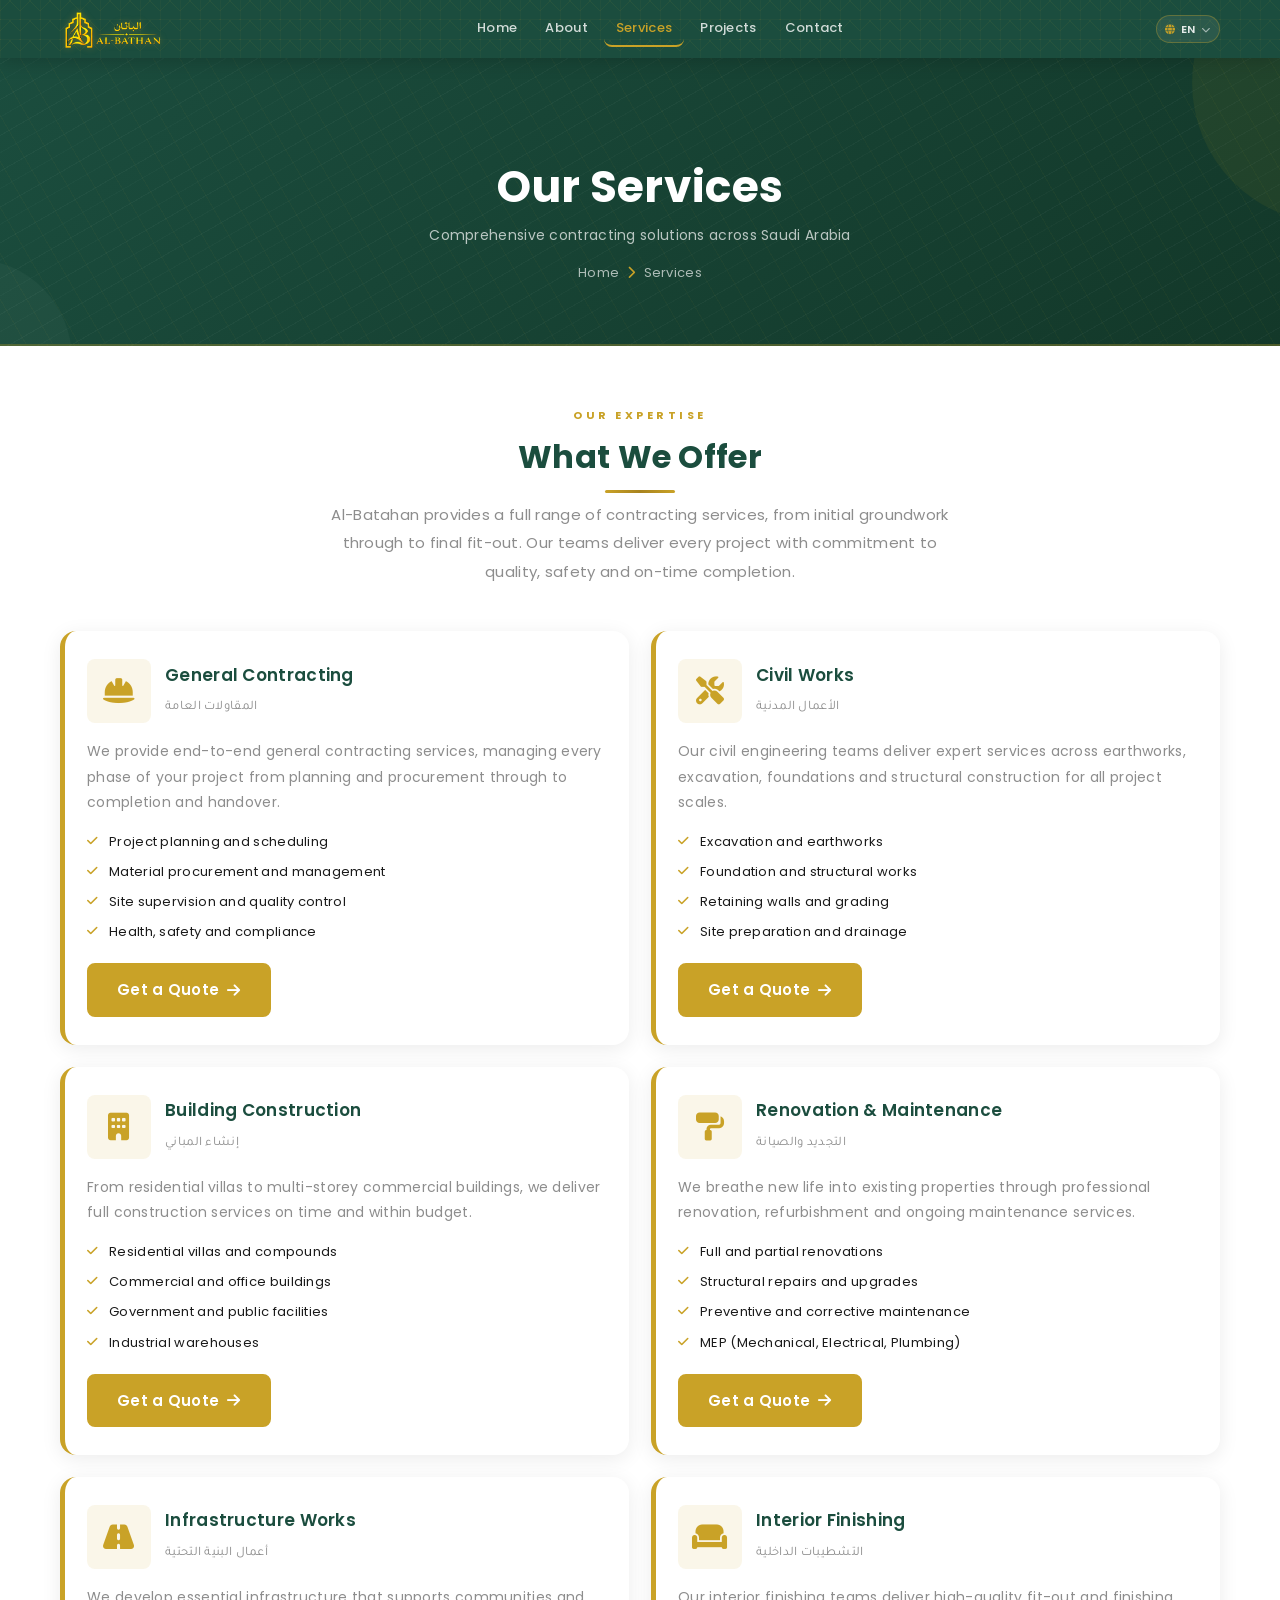
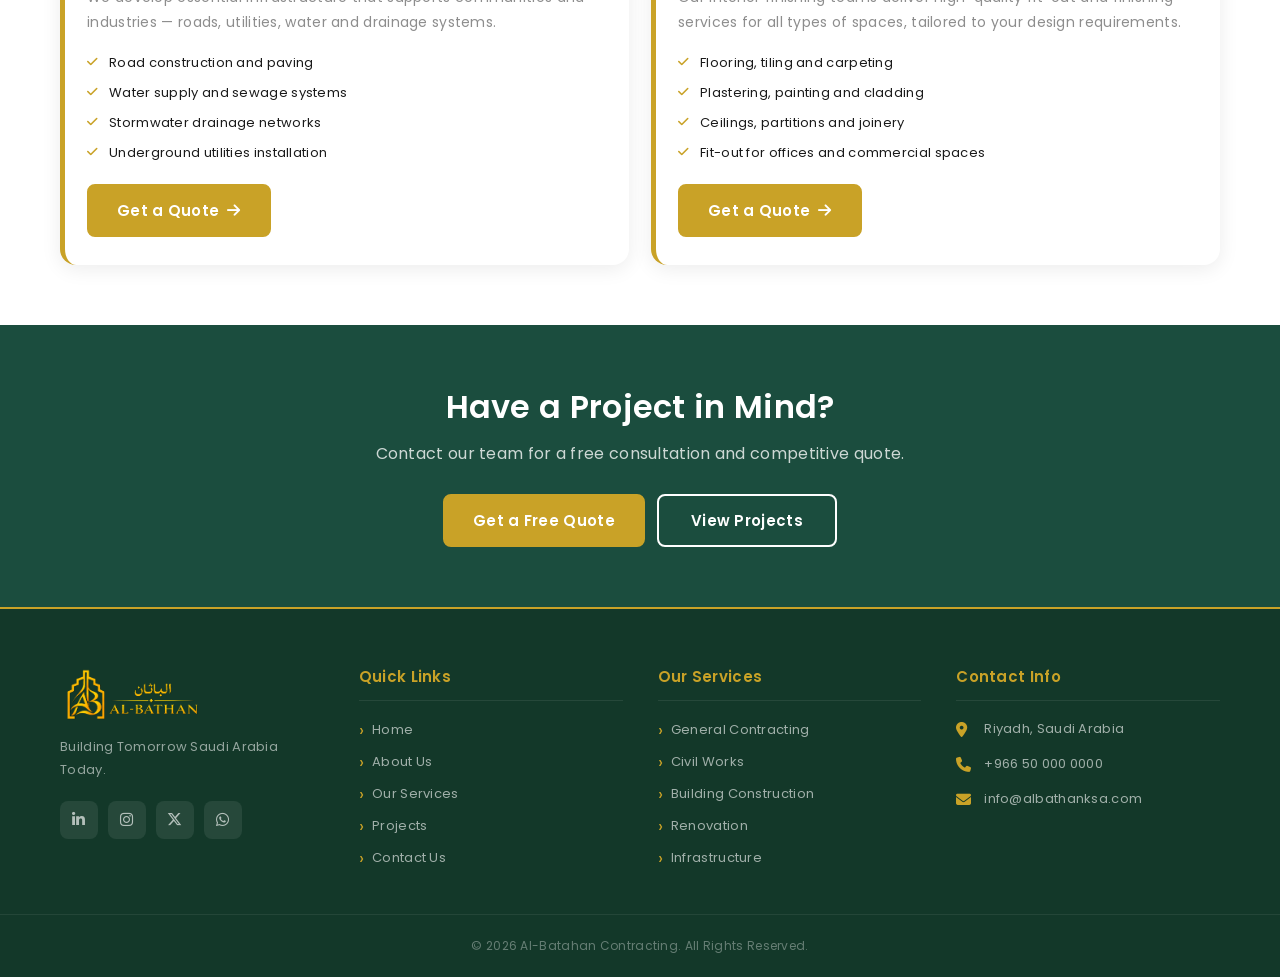
<file: services/index.html>
<!DOCTYPE html>
<html lang="en" dir="ltr">
    <head>
        <meta charset="UTF-8">
        <meta name="viewport" content="width=device-width, initial-scale=1.0">
    <meta name="description" content="Our Services | Al-Batahan Contracting - Riyadh, Saudi Arabia.">
    <meta name="robots" content="index, follow">
    <link rel="canonical" href="https://albathanksa.com/services/">
    <meta property="og:title" content="Our Services | Al-Batahan Contracting">
    <meta property="og:url" content="https://albathanksa.com/services/">
        <title>Our Services | Al-Batahan Contracting</title>
        <link rel="preconnect" href="https://fonts.googleapis.com">
        <link rel="preconnect" href="https://fonts.gstatic.com" crossorigin>
        <link href="https://fonts.googleapis.com/css2?family=Poppins:wght@300;400;600;700&family=Tajawal:wght@300;400;700&display=swap" rel="stylesheet">
        <link rel="stylesheet" href="https://cdnjs.cloudflare.com/ajax/libs/font-awesome/6.5.1/css/all.min.css">
        <link rel="stylesheet" href="../css/style.css">
        <link rel="stylesheet" href="../css/rtl.css">
        <link rel="stylesheet" href="../css/responsive.css">
    <link rel="icon" href="data:image/svg+xml,<svg xmlns='http://www.w3.org/2000/svg' viewBox='0 0 100 100'><rect width='100' height='100' rx='16' fill='%231B4D3E'/><text y='.85em' font-size='65' x='18' fill='%23C9A227'>&#x628;</text></svg>">
    <style>
        .page-loader{position:fixed;inset:0;background:#1B4D3E;display:flex;align-items:center;justify-content:center;z-index:99999;transition:opacity .7s ease,visibility .7s ease}
        .page-loader.hidden{opacity:0;visibility:hidden;pointer-events:none}
        .loader-inner{display:flex;flex-direction:column;align-items:center;gap:10px;text-align:center}
        .loader-symbol-wrap{position:relative;width:72px;height:72px;display:flex;align-items:center;justify-content:center;margin-bottom:10px}
        .loader-ring{position:absolute;inset:0;border:2px solid rgba(201,162,39,.18);border-top-color:#C9A227;border-radius:50%;animation:lSpin 1s linear infinite}
        .loader-symbol{width:52px;height:52px;background:#C9A227;border-radius:10px;display:flex;align-items:center;justify-content:center;font-size:28px;font-weight:700;color:#fff;font-family:'Tajawal',sans-serif;animation:lPulse 2s ease-in-out infinite}
        @keyframes lSpin{to{transform:rotate(360deg)}}
        @keyframes lPulse{0%,100%{transform:scale(1);box-shadow:0 0 0 0 rgba(201,162,39,0)}50%{transform:scale(1.07);box-shadow:0 0 18px 4px rgba(201,162,39,.25)}}
        .loader-brand{display:block;font-family:'Poppins',sans-serif;font-size:1.05rem;font-weight:700;letter-spacing:5px;text-transform:uppercase;color:#fff}
        .loader-tagline{font-size:10px;letter-spacing:2.5px;text-transform:uppercase;color:rgba(255,255,255,.45);font-family:'Poppins',sans-serif;margin:0}
        .loader-bar{width:160px;height:2px;background:rgba(255,255,255,.1);border-radius:2px;overflow:hidden;margin-top:8px}
        .loader-progress{height:100%;width:0%;background:linear-gradient(90deg,#C9A227,#E8C55A,#C9A227);border-radius:2px;animation:lFill 1.9s ease forwards}
        @keyframes lFill{0%{width:0%}40%{width:55%}80%{width:88%}100%{width:100%}}
    </style>

   </head>
    <body>
        <!-- PAGE LOADER -->
        <div id="pageLoader" class="page-loader">
            <div class="loader-inner">
                <img src="../images/logo/Logo-1.png" alt="Al-Batahan" class="loader-logo-img">
                <span class="loader-brand">AL-BATAHAN</span>
                <p class="loader-tagline">Contracting Establishment</p>
                <div class="loader-bar"><div class="loader-progress"></div></div>
            </div>
        </div>
        <nav class="navbar">
            <div class="container">
                <a href="../index.html" class="nav-logo">
                    <img src="../images/logo/Logo-1.png" alt="Al-Batahan Contracting" class="nav-logo-img">
                </a>
                <div class="nav-links">
                    <a href="../index.html" data-en="Home" data-ar="&#x627;&#x644;&#x631;&#x626;&#x64A;&#x633;&#x64A;&#x629;">Home</a>
                    <a href="../about/index.html" data-en="About" data-ar="&#x645;&#x646; &#x646;&#x62D;&#x646;">About</a>
                    <a href="../services/index.html" class="active" data-en="Services" data-ar="&#x62E;&#x62F;&#x645;&#x627;&#x62A;&#x646;&#x627;">Services</a>
                    <a href="../projects/index.html" data-en="Projects" data-ar="&#x645;&#x634;&#x627;&#x631;&#x64A;&#x639;&#x646;&#x627;">Projects</a>
                    <a href="../contact/index.html" data-en="Contact" data-ar="&#x62A;&#x648;&#x627;&#x635;&#x644; &#x645;&#x639;&#x646;&#x627;">Contact</a>
               </div>
                <div class="nav-right">
                    <div class="lang-dropdown" id="langDropdown">
                    <button class="lang-dropdown-trigger" id="langTrigger" aria-expanded="false" aria-haspopup="listbox">
                        <i class="fas fa-globe lang-globe"></i>
                        <span id="langCurrentLabel">EN</span>
                        <i class="fas fa-chevron-down lang-chevron"></i>
                    </button>
                    <ul class="lang-menu" id="langMenu" role="listbox">
                        <li class="lang-option active" data-lang="en" role="option">
                            <div class="lang-opt-icon">EN</div>
                            <span class="lang-opt-name">English</span>
                            <span class="lang-opt-code">EN</span>
                        </li>
                        <li class="lang-option" data-lang="ar" role="option">
                            <div class="lang-opt-icon">AR</div>
                            <span class="lang-opt-name">&#x627;&#x644;&#x639;&#x631;&#x628;&#x64A;&#x629;</span>
                            <span class="lang-opt-code">AR</span>
                        </li>
                    </ul>
                </div>
                    <button class="hamburger" id="hamburger">
                        <span></span>
                        <span></span>
                        <span></span></button>
               </div>
           </div>
       </nav>
        <div class="mobile-menu" id="mobileMenu">
            <button class="mobile-close" id="mobileClose">
                <i class="fas fa-times"></i></button>
            <a href="../index.html" data-en="Home" data-ar="&#x627;&#x644;&#x631;&#x626;&#x64A;&#x633;&#x64A;&#x629;">Home</a>
            <a href="../about/index.html" data-en="About" data-ar="&#x645;&#x646; &#x646;&#x62D;&#x646;">About</a>
            <a href="../services/index.html" class="active" data-en="Services" data-ar="&#x62E;&#x62F;&#x645;&#x627;&#x62A;&#x646;&#x627;">Services</a>
            <a href="../projects/index.html" data-en="Projects" data-ar="&#x645;&#x634;&#x627;&#x631;&#x64A;&#x639;&#x646;&#x627;">Projects</a>
            <a href="../contact/index.html" data-en="Contact" data-ar="&#x62A;&#x648;&#x627;&#x635;&#x644; &#x645;&#x639;&#x646;&#x627;">Contact</a>
            <div class="menu-cta">
                <a href="../contact/index.html" class="btn btn-primary" data-en="Get a Quote" data-ar="&#x627;&#x62D;&#x635;&#x644; &#x639;&#x644;&#x649; &#x639;&#x631;&#x636;">Get a Quote</a>
           </div>
       </div>
        <section class="page-hero">
            <h1 data-en="Our Services" data-ar="&#x62E;&#x62F;&#x645;&#x627;&#x62A;&#x646;&#x627;">Our Services</h1>
            <p class="subtitle" data-en="Comprehensive contracting solutions across Saudi Arabia" data-ar="&#x62D;&#x644;&#x648;&#x644; &#x645;&#x642;&#x627;&#x648;&#x644;&#x627;&#x62A; &#x634;&#x627;&#x645;&#x644;&#x629; &#x641;&#x64A; &#x623;&#x646;&#x62D;&#x627;&#x621; &#x627;&#x644;&#x633;&#x639;&#x648;&#x62F;&#x64A;&#x629;">Comprehensive contracting solutions across Saudi Arabia</p>
            <div class="breadcrumb">
                <a href="../index.html" data-en="Home" data-ar="&#x627;&#x644;&#x631;&#x626;&#x64A;&#x633;&#x64A;&#x629;">Home</a>
                <span class="sep">
                    <i class="fas fa-chevron-right"></i></span>
                <span data-en="Services" data-ar="&#x62E;&#x62F;&#x645;&#x627;&#x62A;&#x646;&#x627;">Services</span>
           </div>
       </section>
        <section class="services-intro">
            <div class="container">
                <h2 class="section-title" data-en="What We Offer" data-ar="&#x645;&#x627; &#x646;&#x642;&#x62F;&#x645;&#x647;">What We Offer</h2>
                <p data-en="Al-Batahan provides a full range of contracting services, from initial groundwork through to final fit-out. Our teams deliver every project with commitment to quality, safety and on-time completion." data-ar="&#x62A;&#x642;&#x62F;&#x645; &#x645;&#x624;&#x633;&#x633;&#x629; &#x627;&#x644;&#x628;&#x637;&#x62D;&#x627;&#x646; &#x645;&#x62C;&#x645;&#x648;&#x639;&#x629; &#x643;&#x627;&#x645;&#x644;&#x629; &#x645;&#x646; &#x62E;&#x62F;&#x645;&#x627;&#x62A; &#x627;&#x644;&#x645;&#x642;&#x627;&#x648;&#x644;&#x627;&#x62A; &#x645;&#x646; &#x623;&#x639;&#x645;&#x627;&#x644; &#x627;&#x644;&#x62A;&#x623;&#x633;&#x64A;&#x633; &#x62D;&#x62A;&#x649; &#x627;&#x644;&#x62A;&#x634;&#x637;&#x64A;&#x628;&#x627;&#x62A; &#x627;&#x644;&#x646;&#x647;&#x627;&#x626;&#x64A;&#x629;.">Al-Batahan provides a full range of contracting services, from initial groundwork through to final fit-out.</p>
           </div>
       </section>
        <section class="services-detailed-section">
            <div class="container">
                <div class="services-detailed-grid">
                    <div class="service-detail-card">
                        <div class="service-detail-header">
                            <div class="service-detail-icon">
                                <i class="fas fa-hard-hat"></i>
                           </div>
                            <div class="service-detail-title">
                                <h3 data-en="General Contracting" data-ar="&#x627;&#x644;&#x645;&#x642;&#x627;&#x648;&#x644;&#x627;&#x62A; &#x627;&#x644;&#x639;&#x627;&#x645;&#x629;">General Contracting</h3>
                                <span class="ar-title">&#x627;&#x644;&#x645;&#x642;&#x627;&#x648;&#x644;&#x627;&#x62A; &#x627;&#x644;&#x639;&#x627;&#x645;&#x629;</span>
                           </div>
                       </div>
                        <p class="service-detail-desc" data-en="We provide end-to-end general contracting services, managing every phase of your project from planning and procurement through to completion and handover." data-ar="&#x646;&#x642;&#x62F;&#x645; &#x62E;&#x62F;&#x645;&#x627;&#x62A; &#x627;&#x644;&#x645;&#x642;&#x627;&#x648;&#x644;&#x627;&#x62A; &#x627;&#x644;&#x639;&#x627;&#x645;&#x629; &#x627;&#x644;&#x645;&#x62A;&#x643;&#x627;&#x645;&#x644;&#x629;&#x60C; &#x645;&#x639; &#x625;&#x62F;&#x627;&#x631;&#x629; &#x643;&#x644; &#x645;&#x631;&#x62D;&#x644;&#x629; &#x645;&#x646; &#x645;&#x634;&#x631;&#x648;&#x639;&#x643; &#x645;&#x646; &#x627;&#x644;&#x62A;&#x62E;&#x637;&#x64A;&#x637; &#x648;&#x627;&#x644;&#x645;&#x634;&#x62A;&#x631;&#x64A;&#x627;&#x62A; &#x62D;&#x62A;&#x649; &#x627;&#x644;&#x62A;&#x633;&#x644;&#x64A;&#x645;.">We provide end-to-end general contracting services, managing every phase of your project from planning and procurement through to completion and handover.</p>
                        <ul class="service-bullets">
                            <li>
                                <i class="fas fa-check"></i>
                                <span data-en="Project planning and scheduling" data-ar="&#x62A;&#x62E;&#x637;&#x64A;&#x637; &#x627;&#x644;&#x645;&#x634;&#x627;&#x631;&#x64A;&#x639; &#x648;&#x62C;&#x62F;&#x648;&#x644;&#x62A;&#x647;&#x627;">Project planning and scheduling</span></li>
                            <li>
                                <i class="fas fa-check"></i>
                                <span data-en="Material procurement and management" data-ar="&#x634;&#x631;&#x627;&#x621; &#x627;&#x644;&#x645;&#x648;&#x627;&#x62F; &#x648;&#x625;&#x62F;&#x627;&#x631;&#x62A;&#x647;&#x627;">Material procurement and management</span></li>
                            <li>
                                <i class="fas fa-check"></i>
                                <span data-en="Site supervision and quality control" data-ar="&#x627;&#x644;&#x625;&#x634;&#x631;&#x627;&#x641; &#x639;&#x644;&#x649; &#x627;&#x644;&#x645;&#x648;&#x642;&#x639; &#x648;&#x645;&#x631;&#x627;&#x642;&#x628;&#x629; &#x627;&#x644;&#x62C;&#x648;&#x62F;&#x629;">Site supervision and quality control</span></li>
                            <li>
                                <i class="fas fa-check"></i>
                                <span data-en="Health, safety and compliance" data-ar="&#x627;&#x644;&#x635;&#x62D;&#x629; &#x648;&#x627;&#x644;&#x633;&#x644;&#x627;&#x645;&#x629; &#x648;&#x627;&#x644;&#x627;&#x645;&#x62A;&#x62B;&#x627;&#x644;">Health, safety and compliance</span></li>
                       </ul>
                        <a href="../contact/index.html" class="btn btn-primary">
                            <span data-en="Get a Quote" data-ar="&#x627;&#x62D;&#x635;&#x644; &#x639;&#x644;&#x649; &#x639;&#x631;&#x636; &#x633;&#x639;&#x631;">Get a Quote</span>
                            <i class="fas fa-arrow-right"></i></a>
                   </div>
                    <div class="service-detail-card">
                        <div class="service-detail-header">
                            <div class="service-detail-icon">
                                <i class="fas fa-tools"></i>
                           </div>
                            <div class="service-detail-title">
                                <h3 data-en="Civil Works" data-ar="&#x627;&#x644;&#x623;&#x639;&#x645;&#x627;&#x644; &#x627;&#x644;&#x645;&#x62F;&#x646;&#x64A;&#x629;">Civil Works</h3>
                                <span class="ar-title">&#x627;&#x644;&#x623;&#x639;&#x645;&#x627;&#x644; &#x627;&#x644;&#x645;&#x62F;&#x646;&#x64A;&#x629;</span>
                           </div>
                       </div>
                        <p class="service-detail-desc" data-en="Our civil engineering teams deliver expert services across earthworks, excavation, foundations and structural construction for all project scales." data-ar="&#x62A;&#x642;&#x62F;&#x645; &#x641;&#x631;&#x642; &#x627;&#x644;&#x647;&#x646;&#x62F;&#x633;&#x629; &#x627;&#x644;&#x645;&#x62F;&#x646;&#x64A;&#x629; &#x644;&#x62F;&#x64A;&#x646;&#x627; &#x62E;&#x62F;&#x645;&#x627;&#x62A; &#x645;&#x62A;&#x62E;&#x635;&#x635;&#x629; &#x641;&#x64A; &#x623;&#x639;&#x645;&#x627;&#x644; &#x627;&#x644;&#x62D;&#x641;&#x631; &#x648;&#x627;&#x644;&#x623;&#x633;&#x627;&#x633;&#x627;&#x62A; &#x648;&#x627;&#x644;&#x628;&#x646;&#x627;&#x621; &#x627;&#x644;&#x625;&#x646;&#x634;&#x627;&#x626;&#x64A; &#x644;&#x62C;&#x645;&#x64A;&#x639; &#x623;&#x62D;&#x62C;&#x627;&#x645; &#x627;&#x644;&#x645;&#x634;&#x627;&#x631;&#x64A;&#x639;.">Our civil engineering teams deliver expert services across earthworks, excavation, foundations and structural construction.</p>
                        <ul class="service-bullets">
                            <li>
                                <i class="fas fa-check"></i>
                                <span data-en="Excavation and earthworks" data-ar="&#x627;&#x644;&#x62D;&#x641;&#x631; &#x648;&#x623;&#x639;&#x645;&#x627;&#x644; &#x627;&#x644;&#x62A;&#x631;&#x628;&#x629;">Excavation and earthworks</span></li>
                            <li>
                                <i class="fas fa-check"></i>
                                <span data-en="Foundation and structural works" data-ar="&#x623;&#x639;&#x645;&#x627;&#x644; &#x627;&#x644;&#x623;&#x633;&#x627;&#x633;&#x627;&#x62A; &#x648;&#x627;&#x644;&#x647;&#x64A;&#x627;&#x643;&#x644;">Foundation and structural works</span></li>
                            <li>
                                <i class="fas fa-check"></i>
                                <span data-en="Retaining walls and grading" data-ar="&#x627;&#x644;&#x62C;&#x62F;&#x631;&#x627;&#x646; &#x627;&#x644;&#x627;&#x633;&#x62A;&#x646;&#x627;&#x62F;&#x64A;&#x629; &#x648;&#x627;&#x644;&#x62A;&#x633;&#x648;&#x64A;&#x629;">Retaining walls and grading</span></li>
                            <li>
                                <i class="fas fa-check"></i>
                                <span data-en="Site preparation and drainage" data-ar="&#x62A;&#x647;&#x64A;&#x626;&#x629; &#x627;&#x644;&#x645;&#x648;&#x642;&#x639; &#x648;&#x627;&#x644;&#x635;&#x631;&#x641; &#x627;&#x644;&#x635;&#x62D;&#x64A;">Site preparation and drainage</span></li>
                       </ul>
                        <a href="../contact/index.html" class="btn btn-primary">
                            <span data-en="Get a Quote" data-ar="&#x627;&#x62D;&#x635;&#x644; &#x639;&#x644;&#x649; &#x639;&#x631;&#x636; &#x633;&#x639;&#x631;">Get a Quote</span>
                            <i class="fas fa-arrow-right"></i></a>
                   </div>
                    <div class="service-detail-card">
                        <div class="service-detail-header">
                            <div class="service-detail-icon">
                                <i class="fas fa-building"></i>
                           </div>
                            <div class="service-detail-title">
                                <h3 data-en="Building Construction" data-ar="&#x625;&#x646;&#x634;&#x627;&#x621; &#x627;&#x644;&#x645;&#x628;&#x627;&#x646;&#x64A;">Building Construction</h3>
                                <span class="ar-title">&#x625;&#x646;&#x634;&#x627;&#x621; &#x627;&#x644;&#x645;&#x628;&#x627;&#x646;&#x64A;</span>
                           </div>
                       </div>
                        <p class="service-detail-desc" data-en="From residential villas to multi-storey commercial buildings, we deliver full construction services on time and within budget." data-ar="&#x645;&#x646; &#x627;&#x644;&#x641;&#x644;&#x644; &#x627;&#x644;&#x633;&#x643;&#x646;&#x64A;&#x629; &#x625;&#x644;&#x649; &#x627;&#x644;&#x645;&#x628;&#x627;&#x646;&#x64A; &#x627;&#x644;&#x62A;&#x62C;&#x627;&#x631;&#x64A;&#x629; &#x645;&#x62A;&#x639;&#x62F;&#x62F;&#x629; &#x627;&#x644;&#x637;&#x648;&#x627;&#x628;&#x642;&#x60C; &#x646;&#x62F;&#x64A;&#x631; &#x62E;&#x62F;&#x645;&#x627;&#x62A; &#x628;&#x646;&#x627;&#x621; &#x643;&#x627;&#x645;&#x644;&#x629; &#x641;&#x64A; &#x627;&#x644;&#x648;&#x642;&#x62A; &#x627;&#x644;&#x645;&#x62D;&#x62F;&#x62F; &#x648;&#x636;&#x645;&#x646; &#x627;&#x644;&#x645;&#x64A;&#x632;&#x627;&#x646;&#x64A;&#x629;.">From residential villas to multi-storey commercial buildings, we deliver full construction services on time and within budget.</p>
                        <ul class="service-bullets">
                            <li>
                                <i class="fas fa-check"></i>
                                <span data-en="Residential villas and compounds" data-ar="&#x627;&#x644;&#x641;&#x644;&#x644; &#x627;&#x644;&#x633;&#x643;&#x646;&#x64A;&#x629; &#x648;&#x627;&#x644;&#x645;&#x62C;&#x645;&#x639;&#x627;&#x62A;">Residential villas and compounds</span></li>
                            <li>
                                <i class="fas fa-check"></i>
                                <span data-en="Commercial and office buildings" data-ar="&#x627;&#x644;&#x645;&#x628;&#x627;&#x646;&#x64A; &#x627;&#x644;&#x62A;&#x62C;&#x627;&#x631;&#x64A;&#x629; &#x648;&#x627;&#x644;&#x645;&#x643;&#x62A;&#x628;&#x64A;&#x629;">Commercial and office buildings</span></li>
                            <li>
                                <i class="fas fa-check"></i>
                                <span data-en="Government and public facilities" data-ar="&#x627;&#x644;&#x645;&#x631;&#x627;&#x641;&#x642; &#x627;&#x644;&#x62D;&#x643;&#x648;&#x645;&#x64A;&#x629; &#x648;&#x627;&#x644;&#x639;&#x627;&#x645;&#x629;">Government and public facilities</span></li>
                            <li>
                                <i class="fas fa-check"></i>
                                <span data-en="Industrial warehouses" data-ar="&#x627;&#x644;&#x645;&#x633;&#x62A;&#x648;&#x62F;&#x639;&#x627;&#x62A; &#x627;&#x644;&#x635;&#x646;&#x627;&#x639;&#x64A;&#x629;">Industrial warehouses</span></li>
                       </ul>
                        <a href="../contact/index.html" class="btn btn-primary">
                            <span data-en="Get a Quote" data-ar="&#x627;&#x62D;&#x635;&#x644; &#x639;&#x644;&#x649; &#x639;&#x631;&#x636; &#x633;&#x639;&#x631;">Get a Quote</span>
                            <i class="fas fa-arrow-right"></i></a>
                   </div>
                    <div class="service-detail-card">
                        <div class="service-detail-header">
                            <div class="service-detail-icon">
                                <i class="fas fa-paint-roller"></i>
                           </div>
                            <div class="service-detail-title">
                                <h3 data-en="Renovation &amp; Maintenance" data-ar="&#x627;&#x644;&#x62A;&#x62C;&#x62F;&#x64A;&#x62F; &#x648;&#x627;&#x644;&#x635;&#x64A;&#x627;&#x646;&#x629;">Renovation &amp; Maintenance</h3>
                                <span class="ar-title">&#x627;&#x644;&#x62A;&#x62C;&#x62F;&#x64A;&#x62F; &#x648;&#x627;&#x644;&#x635;&#x64A;&#x627;&#x646;&#x629;</span>
                           </div>
                       </div>
                        <p class="service-detail-desc" data-en="We breathe new life into existing properties through professional renovation, refurbishment and ongoing maintenance services." data-ar="&#x646;&#x628;&#x62B; &#x631;&#x648;&#x62D;&#x64B;&#x627; &#x62C;&#x62F;&#x64A;&#x62F;&#x629; &#x641;&#x64A; &#x627;&#x644;&#x639;&#x642;&#x627;&#x631;&#x627;&#x62A; &#x627;&#x644;&#x642;&#x627;&#x626;&#x645;&#x629; &#x645;&#x646; &#x62E;&#x644;&#x627;&#x644; &#x62E;&#x62F;&#x645;&#x627;&#x62A; &#x627;&#x644;&#x62A;&#x62C;&#x62F;&#x64A;&#x62F; &#x648;&#x627;&#x644;&#x62A;&#x62D;&#x633;&#x64A;&#x646; &#x648;&#x627;&#x644;&#x635;&#x64A;&#x627;&#x646;&#x629; &#x627;&#x644;&#x62F;&#x648;&#x631;&#x64A;&#x629;.">We breathe new life into existing properties through professional renovation and maintenance services.</p>
                        <ul class="service-bullets">
                            <li>
                                <i class="fas fa-check"></i>
                                <span data-en="Full and partial renovations" data-ar="&#x627;&#x644;&#x62A;&#x62C;&#x62F;&#x64A;&#x62F; &#x627;&#x644;&#x643;&#x627;&#x645;&#x644; &#x648;&#x627;&#x644;&#x62C;&#x632;&#x626;&#x64A;">Full and partial renovations</span></li>
                            <li>
                                <i class="fas fa-check"></i>
                                <span data-en="Structural repairs and upgrades" data-ar="&#x627;&#x644;&#x625;&#x635;&#x644;&#x627;&#x62D;&#x627;&#x62A; &#x648;&#x627;&#x644;&#x62A;&#x631;&#x642;&#x64A;&#x627;&#x62A; &#x627;&#x644;&#x647;&#x64A;&#x643;&#x644;&#x64A;&#x629;">Structural repairs and upgrades</span></li>
                            <li>
                                <i class="fas fa-check"></i>
                                <span data-en="Preventive and corrective maintenance" data-ar="&#x627;&#x644;&#x635;&#x64A;&#x627;&#x646;&#x629; &#x627;&#x644;&#x648;&#x642;&#x627;&#x626;&#x64A;&#x629; &#x648;&#x627;&#x644;&#x62A;&#x635;&#x62D;&#x64A;&#x62D;&#x64A;&#x629;">Preventive and corrective maintenance</span></li>
                            <li>
                                <i class="fas fa-check"></i>
                                <span data-en="MEP (Mechanical, Electrical, Plumbing)" data-ar="&#x627;&#x644;&#x623;&#x639;&#x645;&#x627;&#x644; &#x627;&#x644;&#x645;&#x64A;&#x643;&#x627;&#x646;&#x64A;&#x643;&#x64A;&#x629; &#x648;&#x627;&#x644;&#x643;&#x647;&#x631;&#x628;&#x627;&#x626;&#x64A;&#x629; &#x648;&#x627;&#x644;&#x633;&#x628;&#x627;&#x643;&#x629;">MEP (Mechanical, Electrical, Plumbing)</span></li>
                       </ul>
                        <a href="../contact/index.html" class="btn btn-primary">
                            <span data-en="Get a Quote" data-ar="&#x627;&#x62D;&#x635;&#x644; &#x639;&#x644;&#x649; &#x639;&#x631;&#x636; &#x633;&#x639;&#x631;">Get a Quote</span>
                            <i class="fas fa-arrow-right"></i></a>
                   </div>
                    <div class="service-detail-card">
                        <div class="service-detail-header">
                            <div class="service-detail-icon">
                                <i class="fas fa-road"></i>
                           </div>
                            <div class="service-detail-title">
                                <h3 data-en="Infrastructure Works" data-ar="&#x623;&#x639;&#x645;&#x627;&#x644; &#x627;&#x644;&#x628;&#x646;&#x64A;&#x629; &#x627;&#x644;&#x62A;&#x62D;&#x62A;&#x64A;&#x629;">Infrastructure Works</h3>
                                <span class="ar-title">&#x623;&#x639;&#x645;&#x627;&#x644; &#x627;&#x644;&#x628;&#x646;&#x64A;&#x629; &#x627;&#x644;&#x62A;&#x62D;&#x62A;&#x64A;&#x629;</span>
                           </div>
                       </div>
                        <p class="service-detail-desc" data-en="We develop essential infrastructure that supports communities and industries — roads, utilities, water and drainage systems." data-ar="&#x646;&#x637;&#x648;&#x631; &#x627;&#x644;&#x628;&#x646;&#x64A;&#x629; &#x627;&#x644;&#x62A;&#x62D;&#x62A;&#x64A;&#x629; &#x627;&#x644;&#x623;&#x633;&#x627;&#x633;&#x64A;&#x629; &#x627;&#x644;&#x62A;&#x64A; &#x62A;&#x62F;&#x639;&#x645; &#x627;&#x644;&#x645;&#x62C;&#x62A;&#x645;&#x639;&#x627;&#x62A; &#x648;&#x627;&#x644;&#x635;&#x646;&#x627;&#x639;&#x627;&#x62A;.">We develop essential infrastructure that supports communities and industries.</p>
                        <ul class="service-bullets">
                            <li>
                                <i class="fas fa-check"></i>
                                <span data-en="Road construction and paving" data-ar="&#x625;&#x646;&#x634;&#x627;&#x621; &#x627;&#x644;&#x637;&#x631;&#x642; &#x648;&#x627;&#x644;&#x631;&#x635;&#x641;">Road construction and paving</span></li>
                            <li>
                                <i class="fas fa-check"></i>
                                <span data-en="Water supply and sewage systems" data-ar="&#x623;&#x646;&#x638;&#x645;&#x629; &#x625;&#x645;&#x62F;&#x627;&#x62F; &#x627;&#x644;&#x645;&#x64A;&#x627;&#x647; &#x648;&#x627;&#x644;&#x635;&#x631;&#x641; &#x627;&#x644;&#x635;&#x62D;&#x64A;">Water supply and sewage systems</span></li>
                            <li>
                                <i class="fas fa-check"></i>
                                <span data-en="Stormwater drainage networks" data-ar="&#x634;&#x628;&#x643;&#x627;&#x62A; &#x62A;&#x635;&#x631;&#x64A;&#x641; &#x645;&#x64A;&#x627;&#x647; &#x627;&#x644;&#x623;&#x645;&#x637;&#x627;&#x631;">Stormwater drainage networks</span></li>
                            <li>
                                <i class="fas fa-check"></i>
                                <span data-en="Underground utilities installation" data-ar="&#x62A;&#x631;&#x643;&#x64A;&#x628; &#x627;&#x644;&#x645;&#x631;&#x627;&#x641;&#x642; &#x62A;&#x62D;&#x62A; &#x627;&#x644;&#x623;&#x631;&#x636;">Underground utilities installation</span></li>
                       </ul>
                        <a href="../contact/index.html" class="btn btn-primary">
                            <span data-en="Get a Quote" data-ar="&#x627;&#x62D;&#x635;&#x644; &#x639;&#x644;&#x649; &#x639;&#x631;&#x636; &#x633;&#x639;&#x631;">Get a Quote</span>
                            <i class="fas fa-arrow-right"></i></a>
                   </div>
                    <div class="service-detail-card">
                        <div class="service-detail-header">
                            <div class="service-detail-icon">
                                <i class="fas fa-couch"></i>
                           </div>
                            <div class="service-detail-title">
                                <h3 data-en="Interior Finishing" data-ar="&#x627;&#x644;&#x62A;&#x634;&#x637;&#x64A;&#x628;&#x627;&#x62A; &#x627;&#x644;&#x62F;&#x627;&#x62E;&#x644;&#x64A;&#x629;">Interior Finishing</h3>
                                <span class="ar-title">&#x627;&#x644;&#x62A;&#x634;&#x637;&#x64A;&#x628;&#x627;&#x62A; &#x627;&#x644;&#x62F;&#x627;&#x62E;&#x644;&#x64A;&#x629;</span>
                           </div>
                       </div>
                        <p class="service-detail-desc" data-en="Our interior finishing teams deliver high-quality fit-out and finishing services for all types of spaces, tailored to your design requirements." data-ar="&#x62A;&#x642;&#x62F;&#x645; &#x641;&#x631;&#x642; &#x627;&#x644;&#x62A;&#x634;&#x637;&#x64A;&#x628;&#x627;&#x62A; &#x644;&#x62F;&#x64A;&#x646;&#x627; &#x62E;&#x62F;&#x645;&#x627;&#x62A; &#x62A;&#x62C;&#x647;&#x64A;&#x632; &#x648;&#x62A;&#x634;&#x637;&#x64A;&#x628; &#x639;&#x627;&#x644;&#x64A;&#x629; &#x627;&#x644;&#x62C;&#x648;&#x62F;&#x629; &#x644;&#x62C;&#x645;&#x64A;&#x639; &#x623;&#x646;&#x648;&#x627;&#x639; &#x627;&#x644;&#x645;&#x633;&#x627;&#x62D;&#x627;&#x62A;.">Our interior finishing teams deliver high-quality fit-out and finishing services for all types of spaces.</p>
                        <ul class="service-bullets">
                            <li>
                                <i class="fas fa-check"></i>
                                <span data-en="Flooring, tiling and carpeting" data-ar="&#x627;&#x644;&#x623;&#x631;&#x636;&#x64A;&#x627;&#x62A; &#x648;&#x627;&#x644;&#x628;&#x644;&#x627;&#x637; &#x648;&#x627;&#x644;&#x633;&#x62C;&#x627;&#x62F;">Flooring, tiling and carpeting</span></li>
                            <li>
                                <i class="fas fa-check"></i>
                                <span data-en="Plastering, painting and cladding" data-ar="&#x627;&#x644;&#x644;&#x64A;&#x627;&#x633;&#x629; &#x648;&#x627;&#x644;&#x62F;&#x647;&#x627;&#x646; &#x648;&#x627;&#x644;&#x643;&#x633;&#x648;&#x629;">Plastering, painting and cladding</span></li>
                            <li>
                                <i class="fas fa-check"></i>
                                <span data-en="Ceilings, partitions and joinery" data-ar="&#x627;&#x644;&#x623;&#x633;&#x642;&#x641; &#x648;&#x627;&#x644;&#x641;&#x648;&#x627;&#x635;&#x644; &#x648;&#x627;&#x644;&#x646;&#x62C;&#x627;&#x631;&#x629;">Ceilings, partitions and joinery</span></li>
                            <li>
                                <i class="fas fa-check"></i>
                                <span data-en="Fit-out for offices and commercial spaces" data-ar="&#x62A;&#x62C;&#x647;&#x64A;&#x632; &#x627;&#x644;&#x645;&#x643;&#x627;&#x62A;&#x628; &#x648;&#x627;&#x644;&#x645;&#x633;&#x627;&#x62D;&#x627;&#x62A; &#x627;&#x644;&#x62A;&#x62C;&#x627;&#x631;&#x64A;&#x629;">Fit-out for offices and commercial spaces</span></li>
                       </ul>
                        <a href="../contact/index.html" class="btn btn-primary">
                            <span data-en="Get a Quote" data-ar="&#x627;&#x62D;&#x635;&#x644; &#x639;&#x644;&#x649; &#x639;&#x631;&#x636; &#x633;&#x639;&#x631;">Get a Quote</span>
                            <i class="fas fa-arrow-right"></i></a>
                   </div>
               </div>
           </div>
       </section>
        <section class="cta-section">
            <div class="container">
                <h2 data-en="Have a Project in Mind?" data-ar="&#x647;&#x644; &#x644;&#x62F;&#x64A;&#x643; &#x645;&#x634;&#x631;&#x648;&#x639; &#x641;&#x64A; &#x630;&#x647;&#x646;&#x643;&#x61F;">Have a Project in Mind?</h2>
                <p data-en="Contact our team for a free consultation and competitive quote." data-ar="&#x62A;&#x648;&#x627;&#x635;&#x644; &#x645;&#x639; &#x641;&#x631;&#x64A;&#x642;&#x646;&#x627; &#x644;&#x644;&#x62D;&#x635;&#x648;&#x644; &#x639;&#x644;&#x649; &#x627;&#x633;&#x62A;&#x634;&#x627;&#x631;&#x629; &#x645;&#x62C;&#x627;&#x646;&#x64A;&#x629; &#x648;&#x639;&#x631;&#x636; &#x633;&#x639;&#x631; &#x62A;&#x646;&#x627;&#x641;&#x633;&#x64A;.">Contact our team for a free consultation and competitive quote.</p>
                <div class="cta-btns">
                    <a href="../contact/index.html" class="btn btn-primary">
                        <span data-en="Get a Free Quote" data-ar="&#x627;&#x62D;&#x635;&#x644; &#x639;&#x644;&#x649; &#x639;&#x631;&#x636; &#x645;&#x62C;&#x627;&#x646;&#x64A;">Get a Free Quote</span></a>
                    <a href="../projects/index.html" class="btn btn-outline">
                        <span data-en="View Projects" data-ar="&#x639;&#x631;&#x636; &#x627;&#x644;&#x645;&#x634;&#x627;&#x631;&#x64A;&#x639;">View Projects</span></a>
               </div>
           </div>
       </section>
        <footer class="footer">
            <div class="container">
                <div class="footer-grid">
                    <div class="footer-col">
                        <img src="../images/logo/Logo-1.png" alt="Al-Batahan Contracting" class="footer-logo-img">
                        <p class="footer-tagline" data-en="Building Tomorrow Saudi Arabia Today." data-ar="&#x646;&#x628;&#x646;&#x64A; &#x633;&#x639;&#x648;&#x62F;&#x64A;&#x629; &#x627;&#x644;&#x63A;&#x62F;.">Building Tomorrow Saudi Arabia Today.</p>
                        <div class="footer-social">
                            <a href="#" class="social-link">
                                <i class="fab fa-linkedin-in"></i></a>
                            <a href="#" class="social-link">
                                <i class="fab fa-instagram"></i></a>
                            <a href="#" class="social-link">
                                <i class="fab fa-x-twitter"></i></a>
                            <a href="#" class="social-link">
                                <i class="fab fa-whatsapp"></i></a>
                       </div>
                   </div>
                    <div class="footer-col">
                        <h4 data-en="Quick Links" data-ar="&#x631;&#x648;&#x627;&#x628;&#x637; &#x633;&#x631;&#x64A;&#x639;&#x629;">Quick Links</h4>
                        <div class="footer-links">
                            <a href="../index.html" data-en="Home" data-ar="&#x627;&#x644;&#x631;&#x626;&#x64A;&#x633;&#x64A;&#x629;">Home</a>
                            <a href="../about/index.html" data-en="About Us" data-ar="&#x645;&#x646; &#x646;&#x62D;&#x646;">About Us</a>
                            <a href="../services/index.html" data-en="Our Services" data-ar="&#x62E;&#x62F;&#x645;&#x627;&#x62A;&#x646;&#x627;">Our Services</a>
                            <a href="../projects/index.html" data-en="Projects" data-ar="&#x645;&#x634;&#x627;&#x631;&#x64A;&#x639;&#x646;&#x627;">Projects</a>
                            <a href="../contact/index.html" data-en="Contact Us" data-ar="&#x62A;&#x648;&#x627;&#x635;&#x644; &#x645;&#x639;&#x646;&#x627;">Contact Us</a>
                       </div>
                   </div>
                    <div class="footer-col">
                        <h4 data-en="Our Services" data-ar="&#x62E;&#x62F;&#x645;&#x627;&#x62A;&#x646;&#x627;">Our Services</h4>
                        <div class="footer-links">
                            <a href="../services/index.html" data-en="General Contracting" data-ar="&#x627;&#x644;&#x645;&#x642;&#x627;&#x648;&#x644;&#x627;&#x62A; &#x627;&#x644;&#x639;&#x627;&#x645;&#x629;">General Contracting</a>
                            <a href="../services/index.html" data-en="Civil Works" data-ar="&#x627;&#x644;&#x623;&#x639;&#x645;&#x627;&#x644; &#x627;&#x644;&#x645;&#x62F;&#x646;&#x64A;&#x629;">Civil Works</a>
                            <a href="../services/index.html" data-en="Building Construction" data-ar="&#x625;&#x646;&#x634;&#x627;&#x621; &#x627;&#x644;&#x645;&#x628;&#x627;&#x646;&#x64A;">Building Construction</a>
                            <a href="../services/index.html" data-en="Renovation" data-ar="&#x627;&#x644;&#x62A;&#x62C;&#x62F;&#x64A;&#x62F;">Renovation</a>
                            <a href="../services/index.html" data-en="Infrastructure" data-ar="&#x627;&#x644;&#x628;&#x646;&#x64A;&#x629; &#x627;&#x644;&#x62A;&#x62D;&#x62A;&#x64A;&#x629;">Infrastructure</a>
                       </div>
                   </div>
                    <div class="footer-col">
                        <h4 data-en="Contact Info" data-ar="&#x645;&#x639;&#x644;&#x648;&#x645;&#x627;&#x62A; &#x627;&#x644;&#x62A;&#x648;&#x627;&#x635;&#x644;">Contact Info</h4>
                        <div class="footer-contact-list">
                            <div class="footer-contact-item">
                                <i class="fas fa-map-marker-alt"></i>
                                <span data-en="Riyadh, Saudi Arabia" data-ar="&#x627;&#x644;&#x631;&#x64A;&#x627;&#x636;&#x60C; &#x627;&#x644;&#x633;&#x639;&#x648;&#x62F;&#x64A;&#x629;">Riyadh, Saudi Arabia</span>
                           </div>
                            <div class="footer-contact-item">
                                <i class="fas fa-phone"></i>
                                <a href="tel:+966500000000">+966 50 000 0000</a>
                           </div>
                            <div class="footer-contact-item">
                                <i class="fas fa-envelope"></i>
                                <a href="mailto:info@albathanksa.com">info@albathanksa.com</a>
                           </div>
                       </div>
                   </div>
               </div>
           </div>
            <div class="footer-bottom">
                <div class="container">
                    <p data-en="&copy; 2026 Al-Batahan Contracting. All Rights Reserved." data-ar="&copy; 2026 &#x645;&#x624;&#x633;&#x633;&#x629; &#x627;&#x644;&#x628;&#x637;&#x62D;&#x627;&#x646;. &#x62C;&#x645;&#x64A;&#x639; &#x627;&#x644;&#x62D;&#x642;&#x648;&#x642; &#x645;&#x62D;&#x641;&#x648;&#x638;&#x629;.">&copy; 2026 <span>Al-Batahan</span> Contracting. All Rights Reserved.</p>
               </div>
           </div>
       </footer>
        <button class="scroll-top">
            <i class="fas fa-chevron-up"></i></button>
        <script src="../js/main.js">
       </script>
        <script src="../js/switcher.js">
       </script>
        <script src="../js/animations.js">
       </script>
        <!-- LIGHTBOX -->
        <div class="lightbox" id="lightbox" role="dialog" aria-modal="true">
            <button class="lb-btn" id="lbClose" aria-label="Close"><i class="fas fa-times"></i></button>
            <button class="lb-btn" id="lbPrev" aria-label="Previous"><i class="fas fa-chevron-left"></i></button>
            <button class="lb-btn" id="lbNext" aria-label="Next"><i class="fas fa-chevron-right"></i></button>
            <div class="lb-img-wrap">
                <div class="lb-visual proj-bg-1" id="lbVisual"></div>
                <div class="lb-title" id="lbTitle"></div>
                <div class="lb-cat" id="lbCat"></div>
                <div class="lb-counter" id="lbCounter"></div>
            </div>
        </div>
        <!-- WHATSAPP FLOAT -->
        <a href="https://wa.me/966500000000" class="whatsapp-float" target="_blank" rel="noopener noreferrer" aria-label="Chat on WhatsApp">
            <i class="fab fa-whatsapp"></i>
        </a>
</body>
</html>
</file>
<file: css/style.css>
/* ==============================================
   AL-BATAHAN CONTRACTING — Main Stylesheet
   Mobile-First | Deep Green + Gold Palette
   ============================================== */

/* ---- GOOGLE FONTS loaded via HTML ---- */

/* ---- CSS RESET ---- */
*, *::before, *::after {
    margin: 0;
    padding: 0;
    box-sizing: border-box;
}
html { scroll-behavior: smooth; }
body {
    font-family: var(--font-en);
    background-color: var(--bg);
    color: var(--text);
    line-height: 1.7;
    letter-spacing: 0.3px;
    overflow-x: hidden;
}
img { max-width: 100%; height: auto; display: block; }
a { text-decoration: none; color: inherit; transition: var(--transition); }
ul { list-style: none; }
button { cursor: pointer; border: none; outline: none; background: none; font-family: inherit; }
input, textarea, select { font-family: inherit; outline: none; border: none; }

/* ---- CSS VARIABLES ---- */
:root {
    --primary:        #1B4D3E;
    --primary-dark:   #133829;
    --primary-light:  #2a6b55;
    --secondary:      #C9A227;
    --secondary-dark: #a8831e;
    --bg:             #F8F5F0;
    --text:           #1A1A1A;
    --section-bg:     #F0EAD6;
    --accent:         #8D8D8D;
    --white:          #ffffff;
    --light-grey:     #f5f5f5;
    --border:         #e0e0e0;
    --shadow:         0 4px 20px rgba(0,0,0,0.08);
    --shadow-hover:   0 8px 30px rgba(0,0,0,0.15);
    --radius:         8px;
    --radius-lg:      16px;
    --transition:     all 0.3s ease;
    --font-en:        'Poppins', sans-serif;
    --font-ar:        'Tajawal', sans-serif;
    --nav-height:     58px;
}

/* ---- TYPOGRAPHY (Mobile First) ---- */
h1 { font-size: 28px; font-weight: 700; line-height: 1.3; }
h2 { font-size: 22px; font-weight: 600; line-height: 1.4; }
h3 { font-size: 18px; font-weight: 600; line-height: 1.4; }
h4 { font-size: 16px; font-weight: 600; }
p  { font-size: 15px; line-height: 1.8; }
small { font-size: 13px; }

/* ---- UTILITIES ---- */
.container { width: 100%; max-width: 1200px; margin: 0 auto; padding: 0 20px; }
.section-padding { padding: 60px 0; }
.text-center { text-align: center; }
.text-gold { color: var(--secondary); }
.text-green { color: var(--primary); }
.text-white { color: var(--white); }

.section-title {
    font-size: 22px;
    font-weight: 700;
    color: var(--primary);
    margin-bottom: 8px;
    text-align: center;
}
.section-title::after {
    content: '';
    display: block;
    width: 55px;
    height: 3px;
    background: var(--secondary);
    margin: 10px auto 0;
    border-radius: 2px;
}
.section-subtitle {
    font-size: 14px;
    color: var(--accent);
    text-align: center;
    margin-bottom: 35px;
    margin-top: 8px;
}

/* ---- BUTTONS ---- */
.btn {
    display: inline-flex;
    align-items: center;
    justify-content: center;
    gap: 8px;
    min-height: 48px;
    padding: 12px 28px;
    border-radius: var(--radius);
    font-size: 15px;
    font-weight: 600;
    transition: var(--transition);
    cursor: pointer;
    text-align: center;
    text-decoration: none;
}
.btn-primary {
    background: var(--secondary);
    color: var(--white);
    border: 2px solid var(--secondary);
}
.btn-primary:hover {
    background: var(--secondary-dark);
    border-color: var(--secondary-dark);
    transform: translateY(-2px);
    box-shadow: var(--shadow-hover);
}
.btn-outline {
    background: transparent;
    color: var(--white);
    border: 2px solid var(--white);
}
.btn-outline:hover {
    background: var(--white);
    color: var(--primary);
}
.btn-green {
    background: var(--primary);
    color: var(--white);
    border: 2px solid var(--primary);
}
.btn-green:hover {
    background: var(--primary-dark);
    transform: translateY(-2px);
    box-shadow: var(--shadow-hover);
}
.btn-full { width: 100%; }

/* ==============================
   NAVBAR
   ============================== */
.navbar {
    position: fixed;
    top: 0; left: 0; right: 0;
    height: var(--nav-height);
    background: var(--primary);
    z-index: 1000;
    display: flex;
    align-items: center;
    box-shadow: 0 2px 20px rgba(0,0,0,0.2);
    transition: box-shadow 0.3s ease;
    overflow: hidden;
}
/* Islamic Geometric (Gold) pattern overlay */
.navbar::before {
    content: '';
    position: absolute;
    inset: 0;
    background-image:
        repeating-linear-gradient( 45deg, rgba(201,162,39,0.07) 0, rgba(201,162,39,0.07) 1px, transparent 1px, transparent 20px),
        repeating-linear-gradient(-45deg, rgba(201,162,39,0.07) 0, rgba(201,162,39,0.07) 1px, transparent 1px, transparent 20px),
        repeating-linear-gradient(  0deg, rgba(201,162,39,0.04) 0, rgba(201,162,39,0.04) 1px, transparent 1px, transparent 20px),
        repeating-linear-gradient( 90deg, rgba(201,162,39,0.04) 0, rgba(201,162,39,0.04) 1px, transparent 1px, transparent 20px);
    background-size: 20px 20px;
    pointer-events: none;
    z-index: 0;
}
.navbar .container {
    display: flex;
    align-items: center;
    justify-content: space-between;
    position: relative;
    z-index: 1;
}
    height: 100%;
}
.nav-logo {
    display: flex;
    align-items: center;
    gap: 10px;
    text-decoration: none;
}
.nav-logo-icon {
    width: 40px; height: 40px;
    background: var(--secondary);
    border-radius: 8px;
    display: flex; align-items: center; justify-content: center;
    font-size: 18px; font-weight: 700;
    color: var(--white);
    font-family: var(--font-ar);
    flex-shrink: 0;
}
.nav-logo-text { display: flex; flex-direction: column; line-height: 1.2; }
.nav-logo-text .en-name { font-size: 14px; font-weight: 700; color: var(--white); letter-spacing: 0.5px; }
.nav-logo-text .ar-name { font-size: 11px; color: var(--secondary); font-family: var(--font-ar); }

.nav-right { display: flex; align-items: center; gap: 12px; }

/* Language Switcher */
.lang-switch {
    display: flex;
    align-items: center;
    background: rgba(255,255,255,0.12);
    border-radius: 20px;
    padding: 3px;
    gap: 2px;
}
.lang-btn {
    padding: 5px 11px;
    border-radius: 16px;
    font-size: 12px;
    font-weight: 600;
    color: rgba(255,255,255,0.65);
    cursor: pointer;
    transition: var(--transition);
    border: none;
    background: none;
    font-family: var(--font-en);
    min-height: 28px;
}
.lang-btn.active {
    background: var(--secondary);
    color: var(--white);
}

/* Hamburger */
.hamburger {
    display: flex;
    flex-direction: column;
    gap: 5px;
    padding: 8px;
    cursor: pointer;
    background: none;
    border: none;
    min-height: 48px;
    min-width: 48px;
    justify-content: center;
    align-items: center;
}
.hamburger span {
    display: block; width: 24px; height: 2px;
    background: var(--white); border-radius: 2px;
    transition: var(--transition);
}
.hamburger.open span:nth-child(1) { transform: translateY(7px) rotate(45deg); }
.hamburger.open span:nth-child(2) { opacity: 0; transform: scaleX(0); }
.hamburger.open span:nth-child(3) { transform: translateY(-7px) rotate(-45deg); }

/* Desktop Nav Links */
.nav-links { display: none; align-items: center; gap: 4px; }
.nav-links a {
    color: rgba(255,255,255,0.8);
    font-size: 13px; font-weight: 500;
    padding: 6px 12px;
    border-radius: var(--radius);
    transition: var(--transition);
    text-decoration: none;
    border-bottom: 2px solid transparent;
}
.nav-links a:hover, .nav-links a.active {
    color: var(--secondary);
    background: transparent;
    border-bottom: 2px solid var(--secondary);
    padding-bottom: 6px;
}

/* Mobile Full-Screen Menu */
.mobile-menu {
    position: fixed;
    top: 0; left: 0; right: 0; bottom: 0;
    background: var(--primary-dark);
    z-index: 999;
    display: flex;
    flex-direction: column;
    align-items: center;
    justify-content: center;
    gap: 4px;
    transform: translateX(100%);
    transition: transform 0.4s cubic-bezier(0.4,0,0.2,1);
    padding: 80px 30px 40px;
}
.mobile-menu.open { transform: translateX(0); }
.mobile-menu a {
    color: var(--white);
    font-size: 20px; font-weight: 600;
    padding: 14px 40px;
    min-height: 56px;
    display: flex; align-items: center; justify-content: center;
    width: 100%; text-align: center;
    border-bottom: 1px solid rgba(255,255,255,0.07);
    transition: var(--transition);
    text-decoration: none;
    border-radius: var(--radius);
}
.mobile-menu a:hover, .mobile-menu a.active { color: var(--secondary); background: rgba(255,255,255,0.05); }
.mobile-menu .menu-cta { margin-top: 25px; width: 100%; text-align: center; }
.mobile-menu .menu-cta .btn { width: 100%; max-width: 280px; }
.mobile-close {
    position: absolute; top: 15px; right: 15px;
    color: var(--white); font-size: 20px;
    padding: 10px; cursor: pointer;
    background: rgba(255,255,255,0.1); border: none;
    min-height: 48px; min-width: 48px;
    border-radius: 50%;
    display: flex; align-items: center; justify-content: center;
    transition: var(--transition);
}
.mobile-close:hover { background: var(--secondary); }

/* ==============================
   PAGE HERO BANNER (inner pages)
   ============================== */
.page-hero {
    background:
        repeating-linear-gradient(
            -30deg,
            transparent 0px, transparent 14px,
            rgba(255,255,255,0.03) 14px, rgba(255,255,255,0.03) 15px,
            transparent 15px, transparent 30px,
            rgba(255,255,255,0.018) 30px, rgba(255,255,255,0.018) 31px
        ),
        repeating-linear-gradient(
            60deg,
            transparent 0px, transparent 22px,
            rgba(201,162,39,0.04) 22px, rgba(201,162,39,0.04) 23px
        ),
        linear-gradient(135deg, var(--primary) 0%, var(--primary-dark) 100%);
    padding: 80px 20px 50px;
    margin-top: var(--nav-height);
    text-align: center;
    position: relative;
    overflow: hidden;
}
.page-hero::before {
    content: '';
    position: absolute; top: -40%; right: -15%;
    width: 280px; height: 280px;
    background: rgba(201,162,39,0.07);
    border-radius: 50%;
}
.page-hero::after {
    content: '';
    position: absolute; bottom: -40%; left: -10%;
    width: 200px; height: 200px;
    background: rgba(255,255,255,0.03);
    border-radius: 50%;
}
.page-hero h1 {
    color: var(--white);
    font-size: 26px; font-weight: 700;
    position: relative; z-index: 1;
    margin-bottom: 8px;
}
.page-hero .subtitle {
    color: rgba(255,255,255,0.7);
    font-size: 14px;
    position: relative; z-index: 1;
}
.breadcrumb {
    display: flex; align-items: center; justify-content: center;
    gap: 8px; margin-top: 14px;
    position: relative; z-index: 1;
    flex-wrap: wrap;
}
.breadcrumb a, .breadcrumb span {
    font-size: 13px;
    color: rgba(255,255,255,0.65);
    text-decoration: none;
}
.breadcrumb a:hover { color: var(--secondary); }
.breadcrumb .sep { color: var(--secondary); }

/* ==============================
   HERO SLIDER
   ============================== */
.hero-section {
    margin-top: var(--nav-height);
    height: 85vh;
    min-height: 500px;
    max-height: 800px;
}
.hero-swiper { width: 100%; height: 100%; }
.hero-slide {
    position: relative;
    display: flex; align-items: center; justify-content: center;
    overflow: hidden;
}
.slide-bg {
    position: absolute; inset: 0;
    background-size: cover; background-position: center;
}
.slide-bg-1 { background: url('../images/hero/hero-1.jpg') center 65% / cover no-repeat; }
.slide-bg-2 { background: url('../images/hero/hero-2.jpg') center 45% / cover no-repeat; }
.slide-bg-3 { background: url('../images/hero/hero-3.jpg') center 55% / cover no-repeat; }
.slide-overlay { position: absolute; inset: 0; background: rgba(0,0,0,0.30); }
.slide-pattern {
    position: absolute; inset: 0; opacity: 0.04;
    background-image: repeating-linear-gradient(45deg, transparent, transparent 20px, rgba(201,162,39,0.6) 20px, rgba(201,162,39,0.6) 21px);
}
.slide-content {
    position: relative; z-index: 2;
    text-align: center; padding: 20px;
    max-width: 680px; width: 100%;
}
.slide-tag {
    display: inline-block;
    background: transparent;
    color: var(--secondary);
    border: 2px solid var(--secondary);
    font-size: 11px; font-weight: 700;
    letter-spacing: 2px; text-transform: uppercase;
    padding: 7px 20px; border-radius: 20px;
    margin-bottom: 18px;
    text-shadow: 0 1px 3px rgba(0,0,0,0.5);
}
.slide-content h1 {
    color: #F5E6C8;
    font-size: 26px; font-weight: 700; line-height: 1.3;
    margin-bottom: 14px;
    text-shadow: 0 2px 12px rgba(0,0,0,0.7), 0 4px 32px rgba(0,0,0,0.5);
}
.slide-content p {
    color: rgba(245,230,200,0.92);
    font-size: 14px; margin-bottom: 28px; line-height: 1.8;
    text-shadow: 0 1px 8px rgba(0,0,0,0.6);
}
.slide-btn-wrap { display: flex; justify-content: center; }
.slide-btn-wrap .btn { max-width: 260px; width: 100%; }
.hero-swiper .swiper-pagination { bottom: 20px; }
.hero-swiper .swiper-pagination-bullet {
    width: 8px; height: 8px;
    background: rgba(255,255,255,0.45); opacity: 1;
}
.hero-swiper .swiper-pagination-bullet-active {
    background: var(--secondary); width: 24px; border-radius: 4px;
}

/* ==============================
   STATS SECTION
   ============================== */
.stats-section { background: var(--primary); padding: 50px 0; }
.stats-grid {
    display: grid;
    grid-template-columns: 1fr 1fr;
    gap: 1px;
    background: rgba(255,255,255,0.08);
    border-radius: var(--radius);
    overflow: hidden;
}
.stat-item {
    display: flex; flex-direction: column;
    align-items: center; justify-content: center;
    padding: 32px 15px; text-align: center;
    background: var(--primary); gap: 6px;
}
.stat-icon { font-size: 26px; color: var(--secondary); }
.stat-number-wrap {
    display: flex; align-items: baseline;
    gap: 2px; line-height: 1;
}
.stat-number {
    font-size: 38px; font-weight: 700;
    color: var(--secondary);
}
.stat-suffix { font-size: 22px; font-weight: 700; color: var(--secondary); }
.stat-label { font-size: 12px; color: rgba(255,255,255,0.75); font-weight: 400; }

/* ==============================
   ABOUT SNAPSHOT
   ============================== */
.about-snapshot { padding: 60px 0; background: var(--section-bg); }
.about-snapshot-content { display: flex; flex-direction: column; gap: 25px; }
.about-snapshot-visual {
    width: 100%; height: 220px;
    background: linear-gradient(135deg, var(--primary) 0%, var(--primary-light) 100%);
    border-radius: var(--radius-lg);
    display: flex; align-items: center; justify-content: center;
    font-size: 70px; order: -1;
    overflow: hidden; position: relative;
}
.about-snapshot-visual::after {
    content: '';
    position: absolute; inset: 0;
    background: repeating-linear-gradient(45deg, transparent, transparent 15px, rgba(255,255,255,0.03) 15px, rgba(255,255,255,0.03) 16px);
}
.about-snapshot-text h2 { color: var(--primary); font-size: 22px; margin-bottom: 6px; }
.about-snapshot-text h2::after {
    content: ''; display: block;
    width: 50px; height: 3px;
    background: var(--secondary);
    margin-top: 10px; border-radius: 2px;
}
.about-snapshot-text p { font-size: 14px; color: var(--text); line-height: 1.9; margin-bottom: 20px; }

/* ==============================
   SERVICES SECTION (Home)
   ============================== */
.services-section { padding: 60px 0; background: var(--white); }
.services-grid { display: grid; grid-template-columns: 1fr; gap: 18px; margin-top: 10px; }
.service-card {
    background: var(--white);
    border-radius: var(--radius-lg);
    padding: 28px 22px;
    box-shadow: var(--shadow);
    transition: var(--transition);
    position: relative; overflow: hidden;
    border: 1px solid rgba(0,0,0,0.04);
}
.service-card::after {
    content: ''; position: absolute;
    top: 0; left: 0; right: 0; height: 3px;
    background: var(--secondary);
    transform: scaleX(0); transform-origin: left;
    transition: transform 0.35s ease;
}
.service-card:hover { transform: translateY(-5px); box-shadow: var(--shadow-hover); }
.service-card:hover::after { transform: scaleX(1); }
.service-icon {
    width: 58px; height: 58px;
    background: rgba(201,162,39,0.1);
    border-radius: var(--radius);
    display: flex; align-items: center; justify-content: center;
    font-size: 24px; color: var(--secondary);
    margin-bottom: 16px;
}
.service-card h3 { font-size: 16px; color: var(--primary); margin-bottom: 8px; }
.service-card p { font-size: 13px; color: var(--accent); line-height: 1.8; margin-bottom: 14px; }
.service-link {
    color: var(--secondary); font-size: 13px; font-weight: 600;
    display: inline-flex; align-items: center; gap: 5px;
    transition: var(--transition); text-decoration: none;
}
.service-link:hover { gap: 10px; }

/* ==============================
   FEATURED PROJECTS (Home)
   ============================== */
.projects-preview-section { padding: 60px 0; background: var(--section-bg); }
.projects-grid { display: grid; grid-template-columns: 1fr; gap: 18px; margin-top: 10px; margin-bottom: 30px; }
.project-card {
    background: var(--white);
    border-radius: var(--radius-lg);
    overflow: hidden;
    box-shadow: var(--shadow);
    transition: var(--transition);
}
.project-card:hover { transform: translateY(-5px); box-shadow: var(--shadow-hover); }
.project-image { height: 200px; position: relative; overflow: hidden; }
.project-image-bg {
    width: 100%; height: 100%;
    background-size: cover; background-position: center;
    transition: transform 0.5s ease;
    display: flex; align-items: center; justify-content: center;
    font-size: 56px;
}
.project-card:hover .project-image-bg { transform: scale(1.06); }
.proj-bg-1 { background: url('../images/projects/project-1.jpg') center/cover no-repeat; }
.proj-bg-2 { background: url('../images/projects/project-2.jpg') center/cover no-repeat; }
.proj-bg-3 { background: url('../images/projects/project-3.jpg') center/cover no-repeat; }
.proj-bg-4 { background: url('../images/projects/project-4.jpg') center/cover no-repeat; }
.proj-bg-5 { background: url('../images/projects/project-5.jpg') center/cover no-repeat; }
.proj-bg-6 { background: url('../images/projects/project-6.jpg') center/cover no-repeat; }
.proj-icon  { display: none; } /* hidden now that real photos are in use */
.project-hover-overlay {
    position: absolute; inset: 0;
    background: rgba(0,0,0,0.35);
    display: flex; align-items: center; justify-content: center;
    opacity: 0; transition: var(--transition);
}
.project-card:hover .project-hover-overlay { opacity: 1; }
.project-hover-overlay span {
    color: var(--white); font-size: 13px; font-weight: 600;
    background: var(--secondary);
    padding: 8px 20px; border-radius: 20px;
}
.project-info { padding: 18px; }
.project-category {
    display: inline-block;
    background: rgba(201,162,39,0.12);
    color: var(--secondary-dark);
    font-size: 11px; font-weight: 600;
    padding: 4px 12px; border-radius: 20px;
    margin-bottom: 8px; letter-spacing: 0.5px; text-transform: uppercase;
}
.project-info h3 { font-size: 15px; color: var(--primary); margin-bottom: 8px; }
.project-meta { display: flex; justify-content: space-between; font-size: 12px; color: var(--accent); }
.project-meta span { display: flex; align-items: center; gap: 4px; }
.projects-cta { text-align: center; }

/* ==============================
   WHY CHOOSE US
   ============================== */
.why-us-section { padding: 60px 0; background: var(--white); }
.why-us-grid { display: grid; grid-template-columns: 1fr; gap: 16px; margin-top: 10px; }
.why-card {
    display: flex; gap: 16px; align-items: flex-start;
    padding: 22px; background: var(--light-grey);
    border-radius: var(--radius-lg); transition: var(--transition);
}
.why-card:hover { background: rgba(27,77,62,0.06); transform: translateX(4px); box-shadow: var(--shadow); }
.why-icon {
    width: 52px; height: 52px; min-width: 52px;
    background: var(--primary); border-radius: var(--radius);
    display: flex; align-items: center; justify-content: center;
    font-size: 20px; color: var(--secondary);
}
.why-text h3 { font-size: 15px; color: var(--primary); margin-bottom: 5px; }
.why-text p { font-size: 13px; color: var(--accent); line-height: 1.7; }

/* ==============================
   CLIENTS SECTION
   ============================== */
.clients-section { padding: 60px 0; background: var(--section-bg); }
.clients-grid { display: grid; grid-template-columns: repeat(2,1fr); gap: 14px; margin-top: 10px; }
.client-logo {
    background: var(--white); border-radius: var(--radius);
    height: 90px;
    display: flex; align-items: center; justify-content: center;
    padding: 12px 16px; box-shadow: var(--shadow); transition: var(--transition);
}
.client-logo img {
    width: 100%;
    height: auto;
    max-height: 66px;
    object-fit: contain;
    display: block;
}
.client-logo:hover { transform: translateY(-3px); box-shadow: var(--shadow-hover); }
.client-placeholder { display: flex; flex-direction: column; align-items: center; gap: 5px; }
.client-placeholder i { font-size: 22px; color: var(--primary); opacity: 0.35; }
.client-placeholder span { font-size: 11px; color: var(--accent); font-weight: 500; }

/* ==============================
   CTA SECTION
   ============================== */
.cta-section { background: var(--primary); padding: 60px 20px; text-align: center; }
.cta-section h2 { color: var(--white); font-size: 22px; margin-bottom: 10px; }
.cta-section p { color: rgba(255,255,255,0.78); font-size: 14px; margin-bottom: 25px; }
.cta-btns { display: flex; flex-direction: column; gap: 12px; align-items: center; }
.cta-btns .btn { width: 100%; max-width: 280px; }

/* ==============================
   SCROLL TO TOP
   ============================== */
.scroll-top {
    position: fixed; bottom: 24px; right: 20px;
    width: 48px; height: 48px;
    background: var(--secondary); color: var(--white);
    border-radius: 50%;
    display: flex; align-items: center; justify-content: center;
    font-size: 18px; cursor: pointer; z-index: 100;
    box-shadow: 0 4px 15px rgba(201,162,39,0.4);
    opacity: 0; transform: translateY(20px);
    transition: var(--transition); border: none;
    pointer-events: none;
}
.scroll-top.visible { opacity: 1; transform: translateY(0); pointer-events: all; }
.scroll-top:hover { background: var(--secondary-dark); transform: translateY(-3px); }

/* ==============================
   FOOTER
   ============================== */
.footer { background: var(--primary-dark); padding: 55px 0 0; }
.footer-grid { display: grid; grid-template-columns: 1fr; gap: 35px; padding-bottom: 45px; }
.footer-col h4 {
    color: var(--secondary); font-size: 15px; font-weight: 600;
    margin-bottom: 18px; padding-bottom: 10px;
    border-bottom: 1px solid rgba(255,255,255,0.08);
}
.footer-logo { display: flex; align-items: center; gap: 12px; margin-bottom: 14px; }
.footer-logo-icon {
    width: 44px; height: 44px;
    background: var(--secondary); border-radius: 8px;
    display: flex; align-items: center; justify-content: center;
    font-size: 20px; font-weight: 700; color: var(--white);
    font-family: var(--font-ar); flex-shrink: 0;
}
.footer-logo-text .en { font-size: 14px; font-weight: 700; color: var(--white); }
.footer-logo-text .ar { font-size: 12px; color: var(--secondary); font-family: var(--font-ar); }
.footer-tagline { font-size: 13px; color: rgba(255,255,255,0.55); line-height: 1.7; margin-bottom: 20px; }
.footer-social { display: flex; gap: 10px; }
.social-link {
    width: 38px; height: 38px;
    background: rgba(255,255,255,0.08); border-radius: 8px;
    display: flex; align-items: center; justify-content: center;
    color: rgba(255,255,255,0.65); font-size: 15px;
    transition: var(--transition); text-decoration: none;
}
.social-link:hover { background: var(--secondary); color: var(--white); transform: translateY(-3px); }
.footer-links { display: flex; flex-direction: column; gap: 10px; }
.footer-links a {
    color: rgba(255,255,255,0.6); font-size: 13px;
    transition: var(--transition);
    display: flex; align-items: center; gap: 8px;
    text-decoration: none;
}
.footer-links a::before { content: '›'; color: var(--secondary); font-size: 18px; line-height: 1; }
.footer-links a:hover { color: var(--secondary); padding-left: 4px; }
.footer-contact-list { display: flex; flex-direction: column; gap: 14px; }
.footer-contact-item { display: flex; align-items: flex-start; gap: 12px; }
.footer-contact-item i { color: var(--secondary); font-size: 15px; margin-top: 3px; min-width: 16px; }
.footer-contact-item a,
.footer-contact-item span { color: rgba(255,255,255,0.6); font-size: 13px; text-decoration: none; line-height: 1.6; }
.footer-contact-item a:hover { color: var(--secondary); }
.footer-bottom {
    border-top: 1px solid rgba(255,255,255,0.07);
    padding: 20px 0; text-align: center;
}
.footer-bottom p { color: rgba(255,255,255,0.35); font-size: 12px; }
.footer-bottom span { color: var(--secondary); }

/* ==============================
   ABOUT PAGE
   ============================== */
.overview-section { padding: 60px 0; background: var(--white); }
.overview-section p { font-size: 15px; color: var(--text); line-height: 1.9; margin-bottom: 15px; }
.overview-section p:last-child { margin-bottom: 0; }

.ceo-section { padding: 60px 0; background: var(--section-bg); }
.ceo-card {
    background: var(--white); border-radius: var(--radius-lg);
    padding: 32px 22px; box-shadow: var(--shadow);
}
.ceo-header {
    display: flex; flex-direction: column;
    align-items: center; text-align: center;
    gap: 14px; margin-bottom: 22px;
}
.ceo-photo {
    width: 100px; height: 100px; border-radius: 50%;
    background: var(--primary);
    display: flex; align-items: center; justify-content: center;
    font-size: 36px; color: var(--secondary); font-weight: 700;
    font-family: var(--font-ar);
    border: 4px solid var(--secondary);
    flex-shrink: 0;
}
.ceo-info h3 { font-size: 17px; color: var(--primary); margin-bottom: 3px; }
.ceo-info .ceo-title { font-size: 13px; color: var(--accent); }
.ceo-quote {
    border-left: 4px solid var(--secondary);
    padding-left: 18px; margin-bottom: 15px;
}
.ceo-quote p { font-size: 14px; color: var(--text); line-height: 1.9; font-style: italic; margin-bottom: 12px; }
.ceo-quote p:last-child { margin-bottom: 0; }

.vm-section { padding: 60px 0; background: var(--white); }
.vm-grid { display: grid; grid-template-columns: 1fr; gap: 20px; }
.vm-card { padding: 35px 25px; border-radius: var(--radius-lg); text-align: center; }
.vm-card.vision { background: var(--primary); }
.vm-card.mission { background: var(--section-bg); }
.vm-card i { font-size: 38px; color: var(--secondary); margin-bottom: 14px; display: block; }
.vm-card h3 { font-size: 18px; font-weight: 700; margin-bottom: 12px; }
.vm-card.vision h3 { color: var(--secondary); }
.vm-card.mission h3 { color: var(--primary); }
.vm-card.vision p { color: rgba(255,255,255,0.85); font-size: 14px; line-height: 1.8; }
.vm-card.mission p { color: var(--text); font-size: 14px; line-height: 1.8; }

.values-section { padding: 60px 0; background: var(--section-bg); }
.values-grid { display: grid; grid-template-columns: repeat(2,1fr); gap: 14px; margin-top: 10px; }
.value-card {
    background: var(--white); border-radius: var(--radius-lg);
    padding: 24px 16px; text-align: center;
    transition: var(--transition);
}
.value-card:hover { background: var(--primary); transform: translateY(-5px); box-shadow: var(--shadow-hover); }
.value-card i { font-size: 28px; color: var(--secondary); margin-bottom: 10px; display: block; }
.value-card h4 { font-size: 13px; color: var(--primary); font-weight: 600; }
.value-card .ar-val { font-size: 13px; color: var(--accent); margin-top: 3px; font-family: var(--font-ar); }
.value-card:hover h4 { color: var(--white); }
.value-card:hover .ar-val { color: rgba(255,255,255,0.65); }

/* ==============================
   SERVICES PAGE
   ============================== */
.services-intro { padding: 50px 0 20px; background: var(--white); text-align: center; }
.services-intro p { font-size: 15px; color: var(--accent); max-width: 650px; margin: 0 auto; line-height: 1.9; }
.services-detailed-section { padding: 20px 0 60px; background: var(--white); }
.services-detailed-grid { display: grid; grid-template-columns: 1fr; gap: 22px; }
.service-detail-card {
    background: var(--white); border-radius: var(--radius-lg);
    padding: 28px 22px; box-shadow: var(--shadow);
    border-left: 5px solid var(--secondary);
    transition: var(--transition);
}
.service-detail-card:hover { box-shadow: var(--shadow-hover); transform: translateY(-3px); }
.service-detail-header { display: flex; align-items: center; gap: 14px; margin-bottom: 16px; }
.service-detail-icon {
    width: 64px; height: 64px; min-width: 64px;
    background: rgba(201,162,39,0.1); border-radius: var(--radius);
    display: flex; align-items: center; justify-content: center;
    font-size: 28px; color: var(--secondary);
}
.service-detail-title h3 { font-size: 17px; color: var(--primary); margin-bottom: 3px; }
.service-detail-title .ar-title { font-size: 13px; color: var(--accent); font-family: var(--font-ar); }
.service-detail-desc { font-size: 14px; color: var(--accent); line-height: 1.8; margin-bottom: 16px; }
.service-bullets { display: flex; flex-direction: column; gap: 8px; margin-bottom: 20px; }
.service-bullets li { display: flex; align-items: flex-start; gap: 10px; font-size: 13px; color: var(--text); }
.service-bullets li i { color: var(--secondary); font-size: 12px; margin-top: 4px; min-width: 12px; }

/* ==============================
   PROJECTS PAGE
   ============================== */
.projects-filter-section { padding: 30px 0 0; background: var(--white); }
.filter-bar {
    display: flex; gap: 10px;
    overflow-x: auto; padding-bottom: 5px;
    scrollbar-width: none; -ms-overflow-style: none;
}
.filter-bar::-webkit-scrollbar { display: none; }
.filter-btn {
    padding: 10px 20px; border-radius: 25px;
    font-size: 13px; font-weight: 600; white-space: nowrap;
    cursor: pointer; transition: var(--transition);
    border: 2px solid var(--border);
    background: transparent; color: var(--accent);
    min-height: 44px; font-family: inherit;
}
.filter-btn.active, .filter-btn:hover {
    background: var(--secondary); border-color: var(--secondary); color: var(--white);
}
.projects-full-section { padding: 25px 0 60px; background: var(--section-bg); }
.projects-full-grid { display: grid; grid-template-columns: 1fr; gap: 20px; }
.project-card-full {
    background: var(--white); border-radius: var(--radius-lg);
    overflow: hidden; box-shadow: var(--shadow);
    transition: var(--transition);
}
.project-card-full:hover { transform: translateY(-5px); box-shadow: var(--shadow-hover); }
.project-card-full .project-image { height: 220px; }
.project-card-full .project-info { padding: 20px; }
.project-card-full .project-info h3 { font-size: 16px; color: var(--primary); margin-bottom: 7px; }
.project-desc { font-size: 13px; color: var(--accent); line-height: 1.7; margin-bottom: 10px; }
.project-hidden { display: none; }

/* ==============================
   CONTACT PAGE
   ============================== */
.contact-info-section { padding: 55px 0 30px; background: var(--white); }
.contact-cards-grid { display: grid; grid-template-columns: 1fr; gap: 14px; }
.contact-info-card {
    display: flex; align-items: flex-start; gap: 16px;
    padding: 22px; background: var(--light-grey);
    border-radius: var(--radius-lg); transition: var(--transition);
}
.contact-info-card:hover { background: var(--section-bg); transform: translateY(-3px); box-shadow: var(--shadow); }
.contact-card-icon {
    width: 52px; height: 52px; min-width: 52px;
    background: var(--primary); border-radius: var(--radius);
    display: flex; align-items: center; justify-content: center;
    font-size: 20px; color: var(--secondary);
}
.contact-card-info h4 { font-size: 15px; color: var(--primary); margin-bottom: 4px; }
.contact-card-info a,
.contact-card-info p { font-size: 14px; color: var(--accent); text-decoration: none; line-height: 1.7; }
.contact-card-info a:hover { color: var(--secondary); }

.contact-form-section { padding: 30px 0 60px; background: var(--white); }
.contact-form-wrap {
    background: var(--section-bg); border-radius: var(--radius-lg); padding: 28px 22px;
}
.contact-form-wrap h3 {
    font-size: 18px; color: var(--primary);
    margin-bottom: 22px; padding-bottom: 12px;
    border-bottom: 2px solid var(--secondary);
}
.form-row { display: grid; grid-template-columns: 1fr; gap: 15px; }
.form-group { margin-bottom: 16px; }
.form-group label {
    display: block; font-size: 13px; font-weight: 600;
    color: var(--text); margin-bottom: 6px;
}
.form-group input,
.form-group textarea,
.form-group select {
    width: 100%; padding: 13px 15px;
    border: 2px solid var(--border);
    border-radius: var(--radius);
    font-size: 14px; color: var(--text);
    background: var(--white);
    transition: var(--transition);
    min-height: 48px; font-family: inherit;
}
.form-group input:focus,
.form-group textarea:focus { border-color: var(--primary); box-shadow: 0 0 0 3px rgba(27,77,62,0.1); }
.form-group textarea { min-height: 130px; resize: vertical; }
.form-group.has-error input,
.form-group.has-error textarea { border-color: #e74c3c; }
.field-error { color: #e74c3c; font-size: 12px; margin-top: 5px; display: none; }
.form-group.has-error .field-error { display: block; }
.form-success {
    background: #d4edda; color: #155724;
    padding: 14px 18px; border-radius: var(--radius);
    font-size: 14px; margin-top: 15px;
    display: none; align-items: center; gap: 10px;
    border: 1px solid #c3e6cb;
}
.form-success.show { display: flex; }

.map-section { padding: 0 0 60px; background: var(--white); }
.map-wrap { border-radius: var(--radius-lg); overflow: hidden; box-shadow: var(--shadow); }
.map-wrap iframe { width: 100%; height: 300px; border: none; display: block; }

/* ---- Project Card Icons ---- */
.proj-icon {
    font-size: 3.5rem;
    color: rgba(255,255,255,0.22);
    pointer-events: none;
    position: relative;
    z-index: 1;
}
/* =============================================
   ENHANCEMENTS — Premium & Professional Layer
   ============================================= */

/* ---- PAGE LOADER ---- */
.page-loader {
    position: fixed; inset: 0;
    background: var(--primary);
    display: flex; align-items: center; justify-content: center;
    z-index: 99999;
    transition: opacity 0.7s ease, visibility 0.7s ease;
}
.page-loader.hidden { opacity: 0; visibility: hidden; pointer-events: none; }
.loader-inner {
    display: flex; flex-direction: column;
    align-items: center; gap: 10px;
    text-align: center;
}
.loader-symbol-wrap {
    position: relative;
    width: 72px; height: 72px;
    display: flex; align-items: center; justify-content: center;
    margin-bottom: 10px;
}
.loader-ring {
    position: absolute; inset: 0;
    border: 2px solid rgba(201,162,39,0.18);
    border-top-color: var(--secondary);
    border-radius: 50%;
    animation: loaderSpin 1s linear infinite;
}
.loader-symbol {
    width: 52px; height: 52px;
    background: var(--secondary);
    border-radius: 10px;
    display: flex; align-items: center; justify-content: center;
    font-size: 28px; font-weight: 700;
    color: var(--white);
    font-family: var(--font-ar);
    animation: loaderPulse 2s ease-in-out infinite;
}
@keyframes loaderSpin  { to { transform: rotate(360deg); } }
@keyframes loaderPulse {
    0%, 100% { transform: scale(1);    box-shadow: 0 0 0   0 rgba(201,162,39,0); }
    50%       { transform: scale(1.07); box-shadow: 0 0 18px 4px rgba(201,162,39,0.25); }
}
.loader-brand {
    display: block;
    font-family: var(--font-en);
    font-size: 1.05rem; font-weight: 700;
    letter-spacing: 5px; text-transform: uppercase;
    color: var(--white);
}
.loader-tagline {
    font-size: 10px; letter-spacing: 2.5px;
    text-transform: uppercase;
    color: rgba(255,255,255,0.45);
    font-family: var(--font-en);
    margin: 0;
}
.loader-bar {
    width: 160px; height: 2px;
    background: rgba(255,255,255,0.1);
    border-radius: 2px; overflow: hidden;
    margin-top: 8px;
}
.loader-progress {
    height: 100%; width: 0%;
    background: linear-gradient(90deg, var(--secondary), #E8C55A, var(--secondary));
    background-size: 200% 100%;
    border-radius: 2px;
    animation: loaderFill 1.9s ease forwards, loaderShimmer 1.5s linear infinite;
}
@keyframes loaderFill {
    0%   { width: 0%; }
    40%  { width: 55%; }
    80%  { width: 88%; }
    100% { width: 100%; }
}
@keyframes loaderShimmer {
    0%   { background-position: 200% 0; }
    100% { background-position: -200% 0; }
}

/* ---- SECTION TAGS ---- */
.section-tag {
    display: block;
    font-size: 11px; font-weight: 700;
    letter-spacing: 3.5px; text-transform: uppercase;
    color: var(--secondary);
    margin-bottom: 10px; text-align: center;
}
[dir="rtl"] .section-tag { letter-spacing: 1px; }

/* ---- FADE-UP ANIMATIONS ---- */
.fade-up {
    opacity: 0;
    transform: translateY(28px);
    transition: opacity 0.65s ease, transform 0.65s ease;
}
.fade-up.visible { opacity: 1; transform: translateY(0); }
.fade-up:nth-child(2) { transition-delay: 0.1s; }
.fade-up:nth-child(3) { transition-delay: 0.2s; }
.fade-up:nth-child(4) { transition-delay: 0.3s; }
.fade-up:nth-child(5) { transition-delay: 0.4s; }
.fade-up:nth-child(6) { transition-delay: 0.5s; }
@media (prefers-reduced-motion: reduce) {
    .fade-up { opacity: 1; transform: none; transition: none; }
}

/* ---- GLASS NAVBAR ---- */
.navbar.scrolled {
    background: rgba(19,56,41,0.96) !important;
    backdrop-filter: blur(14px);
    -webkit-backdrop-filter: blur(14px);
    box-shadow: 0 4px 30px rgba(0,0,0,0.35) !important;
}

/* ---- GOLD GRADIENT TEXT ---- */
.text-gradient {
    background: linear-gradient(135deg, var(--secondary) 0%, #E8C55A 50%, var(--secondary-dark) 100%);
    -webkit-background-clip: text;
    -webkit-text-fill-color: transparent;
    background-clip: text;
}

/* ---- BUTTON SHIMMER ---- */
.btn-primary { position: relative; overflow: hidden; }
.btn-primary::after {
    content: '';
    position: absolute; top: 0; left: -100%;
    width: 100%; height: 100%;
    background: linear-gradient(90deg, transparent, rgba(255,255,255,0.2), transparent);
    transition: left 0.5s ease;
}
.btn-primary:hover::after { left: 100%; }

/* ---- STATS NUMBER GLOW ---- */
.stat-number { text-shadow: 0 0 25px rgba(201,162,39,0.45); }

/* ---- ENHANCED CARD STYLES ---- */
.service-card:hover, .service-detail-card:hover {
    border-color: var(--secondary);
}
.service-card {
    border: 1px solid rgba(0,0,0,0.05);
    transition: transform 0.35s ease, box-shadow 0.35s ease, border-color 0.35s ease;
}
.project-card, .project-card-full {
    transition: transform 0.35s cubic-bezier(0.4,0,0.2,1), box-shadow 0.35s ease;
}

/* ---- DECORATIVE SECTION DIVIDER ---- */
.stats-section::after {
    content: '';
    display: block;
    width: 80px; height: 3px;
    background: linear-gradient(90deg, transparent, var(--secondary), transparent);
    margin: 0 auto;
}

/* ---- WHATSAPP FLOAT BUTTON ---- */
.whatsapp-float {
    position: fixed; bottom: 85px; right: 20px;
    width: 54px; height: 54px;
    background: #25D366; color: #fff;
    border-radius: 50%;
    display: flex; align-items: center; justify-content: center;
    font-size: 26px; z-index: 100;
    box-shadow: 0 4px 18px rgba(37,211,102,0.45);
    text-decoration: none;
    transition: transform 0.3s ease, box-shadow 0.3s ease, background 0.3s ease;
    animation: waPulse 2.5s ease-in-out infinite;
}
.whatsapp-float:hover {
    transform: scale(1.12) translateY(-3px);
    box-shadow: 0 8px 28px rgba(37,211,102,0.55);
    background: #20BA5A; color: #fff;
}
[dir="rtl"] .whatsapp-float { right: auto; left: 20px; }
@keyframes waPulse {
    0%, 100% { box-shadow: 0 4px 18px rgba(37,211,102,0.45); }
    50% { box-shadow: 0 4px 30px rgba(37,211,102,0.7); }
}

/* ---- LIGHTBOX ---- */
.lightbox {
    position: fixed; inset: 0;
    background: rgba(0,0,0,0.93);
    display: flex; align-items: center; justify-content: center;
    z-index: 9998;
    opacity: 0; pointer-events: none;
    transition: opacity 0.35s ease;
}
.lightbox.active { opacity: 1; pointer-events: all; }
.lb-img-wrap {
    display: flex; flex-direction: column;
    align-items: center; gap: 14px;
    max-width: 90vw;
}
.lb-img-wrap .lb-visual {
    width: 320px; height: 220px;
    border-radius: var(--radius-lg);
    display: flex; align-items: center; justify-content: center;
    font-size: 5rem; position: relative; overflow: hidden;
}
.lb-img-wrap .lb-title {
    font-size: 15px; font-weight: 600;
    color: var(--white); text-align: center;
}
.lb-img-wrap .lb-cat {
    font-size: 11px; letter-spacing: 3px;
    text-transform: uppercase;
    color: var(--secondary);
}
.lb-img-wrap .lb-counter {
    font-size: 12px; color: rgba(255,255,255,0.4);
}
.lb-btn {
    position: absolute;
    background: rgba(255,255,255,0.1);
    border: 1px solid rgba(255,255,255,0.2);
    color: var(--white);
    width: 48px; height: 48px; border-radius: 50%;
    display: flex; align-items: center; justify-content: center;
    font-size: 18px; cursor: pointer;
    transition: background 0.3s, border-color 0.3s;
}
.lb-btn:hover { background: var(--secondary); border-color: var(--secondary); }
#lbClose { top: 20px; right: 20px; }
#lbPrev  { left: 15px; top: 50%; transform: translateY(-50%); }
#lbNext  { right: 15px; top: 50%; transform: translateY(-50%); }

/* ---- HERO DECORATION LINE ---- */
.hero-section::after {
    content: '';
    position: absolute; bottom: 0; left: 0; right: 0;
    height: 3px;
    background: linear-gradient(90deg, transparent 0%, var(--secondary) 30%, var(--secondary) 70%, transparent 100%);
    z-index: 10;
}
.hero-section { position: relative; }

/* ---- FOOTER GOLD BORDER TOP ---- */
.footer { border-top: 2px solid var(--secondary); }

/* ---- ABOUT SNAPSHOT ENHANCEMENT ---- */
.about-snapshot-visual {
    background: linear-gradient(135deg, var(--primary) 0%, var(--primary-light) 60%, var(--primary) 100%);
    border: 2px solid rgba(201,162,39,0.25);
}

/* ---- PAGE HERO GOLD LINE ---- */
.page-hero {
    border-bottom: 2px solid rgba(201,162,39,0.3);
}

/* ---- VALUE CARD ENHANCED ---- */
.value-card:hover i { color: var(--secondary) !important; }

/* ---- SECTION TITLE GOLD LINE ---- */
.section-title::after {
    background: linear-gradient(90deg, var(--secondary), var(--secondary-dark), var(--secondary));
    width: 70px; height: 3px;
}
/* =============================================
   LANGUAGE DROPDOWN — Premium Select
   ============================================= */

/* Hide old toggle */
.lang-switch { display: none !important; }

/* Trigger Button */
.lang-dropdown { position: relative; }

.lang-dropdown-trigger {
    display: flex;
    align-items: center;
    gap: 5px;
    background: rgba(255,255,255,0.07);
    border: 1px solid rgba(201,162,39,0.35);
    color: rgba(255,255,255,0.88);
    padding: 4px 9px 4px 8px;
    border-radius: 24px;
    cursor: pointer;
    font-size: 11px;
    font-weight: 600;
    transition: all 0.3s ease;
    min-height: 28px;
    white-space: nowrap;
    font-family: var(--font-en);
    letter-spacing: 0.4px;
    outline: none;
}
.lang-dropdown-trigger:hover {
    background: rgba(201,162,39,0.14);
    border-color: rgba(201,162,39,0.7);
    color: var(--secondary);
}
.lang-dropdown-trigger.open {
    background: rgba(201,162,39,0.18);
    border-color: var(--secondary);
    color: var(--secondary);
    box-shadow: 0 0 0 3px rgba(201,162,39,0.12);
}

/* Globe icon */
.lang-globe {
    font-size: 10px;
    color: var(--secondary);
}

/* Current language text */
.lang-current-label {
    font-size: 13px;
    font-weight: 700;
    letter-spacing: 0.5px;
}

/* Chevron arrow */
.lang-chevron {
    font-size: 9px;
    opacity: 0.65;
    transition: transform 0.3s cubic-bezier(0.4,0,0.2,1);
}
.lang-dropdown-trigger.open .lang-chevron {
    transform: rotate(180deg);
    opacity: 1;
}

/* Dropdown Menu */
.lang-menu {
    position: absolute;
    top: calc(100% + 10px);
    right: 0;
    min-width: 170px;
    background: rgba(10,28,20,0.97);
    border: 1px solid rgba(201,162,39,0.22);
    border-radius: 14px;
    padding: 6px;
    list-style: none;
    box-shadow:
        0 20px 60px rgba(0,0,0,0.45),
        0 0 0 1px rgba(201,162,39,0.08),
        inset 0 1px 0 rgba(255,255,255,0.05);
    backdrop-filter: blur(20px);
    -webkit-backdrop-filter: blur(20px);
    opacity: 0;
    transform: translateY(-8px) scale(0.97);
    pointer-events: none;
    transition: opacity 0.22s ease, transform 0.22s cubic-bezier(0.4,0,0.2,1);
    z-index: 1002;
    transform-origin: top right;
}
.lang-menu.open {
    opacity: 1;
    transform: translateY(0) scale(1);
    pointer-events: all;
}

/* Menu top decorative line */
.lang-menu::before {
    content: '';
    display: block;
    height: 1px;
    background: linear-gradient(90deg, transparent, rgba(201,162,39,0.4), transparent);
    margin: 0 10px 6px;
}

/* Each option */
.lang-option {
    display: flex;
    align-items: center;
    gap: 10px;
    padding: 10px 13px;
    border-radius: 10px;
    cursor: pointer;
    transition: background 0.18s ease, color 0.18s ease;
    color: rgba(255,255,255,0.65);
    font-size: 13px;
    user-select: none;
    position: relative;
}
.lang-option:hover {
    background: rgba(201,162,39,0.1);
    color: rgba(255,255,255,0.95);
}
.lang-option.active {
    background: rgba(201,162,39,0.15);
    color: var(--secondary);
}

/* Option flag / icon area */
.lang-opt-icon {
    width: 22px; height: 22px;
    border-radius: 50%;
    display: flex; align-items: center; justify-content: center;
    font-size: 11px; font-weight: 700;
    flex-shrink: 0;
    letter-spacing: 0;
}
.lang-option[data-lang="en"] .lang-opt-icon {
    background: rgba(60,120,220,0.25);
    color: #7aacff;
    border: 1px solid rgba(60,120,220,0.3);
}
.lang-option[data-lang="ar"] .lang-opt-icon {
    background: rgba(0,120,60,0.25);
    color: #5fd48a;
    border: 1px solid rgba(0,120,60,0.3);
}
.lang-option.active[data-lang="en"] .lang-opt-icon {
    background: rgba(60,120,220,0.35);
    color: #9dc3ff;
}
.lang-option.active[data-lang="ar"] .lang-opt-icon {
    background: rgba(0,150,70,0.35);
    color: #7de8a8;
}

/* Option name */
.lang-opt-name {
    flex: 1;
    font-weight: 500;
}
.lang-option[data-lang="ar"] .lang-opt-name {
    font-family: var(--font-ar);
    font-size: 14px;
}

/* Option code badge */
.lang-opt-code {
    font-size: 10px;
    font-weight: 700;
    color: rgba(255,255,255,0.25);
    letter-spacing: 0.5px;
    font-family: var(--font-en);
}
.lang-option.active .lang-opt-code { color: rgba(201,162,39,0.6); }

/* Active dot indicator */
.lang-option.active::after {
    content: '';
    width: 6px; height: 6px;
    border-radius: 50%;
    background: var(--secondary);
    flex-shrink: 0;
    box-shadow: 0 0 6px rgba(201,162,39,0.5);
}

/* RTL adjustments */
[dir="rtl"] .lang-menu {
    right: auto; left: 0;
    transform-origin: top left;
}
[dir="rtl"] .lang-dropdown-trigger { font-family: var(--font-ar); }
/* Hide option icon badges */
.lang-opt-icon { display: none; }

/* ==============================
   LOGO IMAGE REPLACEMENTS
   ============================== */

/* Navbar logo image */
.nav-logo-img {
    height: 38px;
    width: auto;
    display: block;
    object-fit: contain;
    max-width: 150px;
    filter: brightness(1.15) saturate(1.2) drop-shadow(0 0 3px rgba(201,162,39,0.5));
}

/* Footer logo image */
.footer-logo-img {
    height: 52px;
    width: auto;
    display: block;
    object-fit: contain;
    max-width: 190px;
    margin-bottom: 14px;
}

/* Page loader logo image */
.loader-logo-img {
    width: 200px;
    height: auto;
    display: block;
    object-fit: contain;
    filter: drop-shadow(0 2px 12px rgba(201,162,39,0.35));
    margin-bottom: 10px;
}

/* ==============================
   CEO PHOTO — real image
   ============================== */
.ceo-photo-img {
    padding: 0;
    overflow: hidden;
    background: none;
    font-size: 0;
}
.ceo-photo-img img {
    width: 100%;
    height: 100%;
    object-fit: cover;
    object-position: top center;
    border-radius: 50%;
    display: block;
}

/* WhatsApp float — hidden */
.whatsapp-float { display: none !important; }

/* Hero CTA button — gold ghost bold */
.slide-content .btn-primary {
    background: rgba(0,0,0,0.35);
    color: var(--secondary);
    border: 2px solid var(--secondary);
    text-shadow: 0 1px 6px rgba(0,0,0,0.9);
    box-shadow: 0 4px 20px rgba(0,0,0,0.5);
    font-weight: 700;
}
.slide-content .btn-primary:hover {
    background: rgba(201,162,39,0.20);
    border-color: var(--secondary);
    color: var(--secondary);
    transform: translateY(-2px);
    box-shadow: 0 6px 24px rgba(0,0,0,0.6);
}

/* About snapshot — remove green background now that real photo is used */
.about-snapshot-visual {
    background: none;
    border-radius: var(--radius-lg);
    overflow: hidden;
}

/* CEO photo — remove gold circle border */
.ceo-photo {
    border: none;
    background: none;
}
</file>
<file: css/rtl.css>
/* ==============================================
   AL-BATAHAN — RTL / Arabic Layout Overrides
   Applied when dir="rtl" is on <html>
   ============================================== */

[dir="rtl"] {
    font-family: var(--font-ar);
}

/* ---- Navbar ---- */
[dir="rtl"] .mobile-menu {
    transform: translateX(-100%);
}
[dir="rtl"] .mobile-menu.open {
    transform: translateX(0);
}
[dir="rtl"] .mobile-close {
    right: auto;
    left: 15px;
}
[dir="rtl"] .hamburger {
    order: -1;
}
[dir="rtl"] .nav-logo {
    flex-direction: row-reverse;
}
[dir="rtl"] .nav-links {
    flex-direction: row-reverse;
}
[dir="rtl"] .footer-links a::before {
    content: '‹';
}
[dir="rtl"] .footer-links a:hover {
    padding-left: 0;
    padding-right: 4px;
}

/* ---- Section titles ---- */
[dir="rtl"] .section-title::after {
    margin-right: auto;
    margin-left: auto;
}
[dir="rtl"] .about-snapshot-text h2 {
    text-align: right;
}
[dir="rtl"] .about-snapshot-text h2::after {
    margin-left: 0;
    margin-right: 0;
}
[dir="rtl"] .about-snapshot-text p {
    text-align: right;
}

/* ---- Flip image order on tablet+ ---- */
[dir="rtl"] .about-snapshot-visual {
    order: 1;
}

/* ---- Service cards ---- */
[dir="rtl"] .service-card::after {
    transform-origin: right;
}
[dir="rtl"] .service-link i {
    transform: scaleX(-1);
}
[dir="rtl"] .btn i.fa-arrow-right {
    transform: scaleX(-1);
}

/* ---- Services detail cards ---- */
[dir="rtl"] .service-detail-card {
    border-left: none;
    border-right: 5px solid var(--secondary);
}
[dir="rtl"] .service-detail-header {
    flex-direction: row-reverse;
    text-align: right;
}
[dir="rtl"] .service-detail-title h3,
[dir="rtl"] .service-detail-title .ar-title {
    text-align: right;
}
[dir="rtl"] .service-bullets li {
    flex-direction: row-reverse;
    text-align: right;
}

/* ---- Why cards ---- */
[dir="rtl"] .why-card {
    flex-direction: row-reverse;
}
[dir="rtl"] .why-card:hover {
    transform: translateX(-4px);
}
[dir="rtl"] .why-text h3,
[dir="rtl"] .why-text p {
    text-align: right;
}

/* ---- CEO section ---- */
[dir="rtl"] .ceo-quote {
    border-left: none;
    border-right: 4px solid var(--secondary);
    padding-left: 0;
    padding-right: 18px;
    text-align: right;
}
[dir="rtl"] .ceo-quote p {
    text-align: right;
}
[dir="rtl"] .ceo-header {
    flex-direction: column;
}
[dir="rtl"] .ceo-info h3,
[dir="rtl"] .ceo-info .ceo-title {
    text-align: center;
}

/* ---- Overview ---- */
[dir="rtl"] .overview-section p {
    text-align: right;
    direction: rtl;
}

/* ---- Contact form ---- */
[dir="rtl"] .form-group label {
    text-align: right;
    direction: rtl;
}
[dir="rtl"] .form-group input,
[dir="rtl"] .form-group textarea,
[dir="rtl"] .form-group select {
    text-align: right;
    direction: rtl;
}
[dir="rtl"] .contact-card-info h4,
[dir="rtl"] .contact-card-info a,
[dir="rtl"] .contact-card-info p {
    text-align: right;
}
[dir="rtl"] .contact-info-card {
    flex-direction: row-reverse;
}

/* ---- Page hero ---- */
[dir="rtl"] .breadcrumb {
    flex-direction: row-reverse;
}

/* ---- Slide content ---- */
[dir="rtl"] .slide-content {
    direction: rtl;
}

/* ---- Footer ---- */
[dir="rtl"] .footer-col h4 {
    text-align: right;
}
[dir="rtl"] .footer-tagline {
    text-align: right;
}
[dir="rtl"] .footer-contact-item {
    flex-direction: row-reverse;
}
[dir="rtl"] .footer-contact-item a,
[dir="rtl"] .footer-contact-item span {
    text-align: right;
}
[dir="rtl"] .footer-logo {
    flex-direction: row-reverse;
}
[dir="rtl"] .footer-logo-text .en,
[dir="rtl"] .footer-logo-text .ar {
    text-align: right;
}

/* ---- Scroll to top flip ---- */
[dir="rtl"] .scroll-top {
    right: auto;
    left: 20px;
}

/* ---- Project info ---- */
[dir="rtl"] .project-info h3,
[dir="rtl"] .project-desc,
[dir="rtl"] .project-card-full .project-info h3 {
    text-align: right;
}
[dir="rtl"] .project-meta {
    flex-direction: row-reverse;
}

/* ---- CTA section ---- */
[dir="rtl"] .cta-section h2,
[dir="rtl"] .cta-section p {
    direction: rtl;
}

/* ---- Services intro ---- */
[dir="rtl"] .services-intro p {
    direction: rtl;
    text-align: center;
}
</file>
<file: css/responsive.css>
/* ==============================================
   AL-BATAHAN â€” Responsive Breakpoints
   Mobile-First: default = 320px+
   ============================================== */

/* ---- LARGE MOBILE (576px+) ---- */
@media (min-width: 576px) {
    .slide-content h1 { font-size: 30px; }
    .clients-grid { grid-template-columns: repeat(3,1fr); }
    .contact-cards-grid { grid-template-columns: repeat(2,1fr); }
    .cta-btns { flex-direction: row; justify-content: center; }
    .cta-btns .btn { width: auto; min-width: 180px; }
    .form-row { grid-template-columns: 1fr 1fr; }
}

/* ---- TABLET (768px+) ---- */
@media (min-width: 768px) {
    h1  { font-size: 36px; }
    h2  { font-size: 28px; }
    h3  { font-size: 20px; }
    p   { font-size: 16px; }
    small { font-size: 14px; }

    .section-title   { font-size: 28px; }
    .section-subtitle { font-size: 15px; }

    /* Navbar */
    .nav-logo-text .en-name { font-size: 16px; }
    .nav-logo-text .ar-name { font-size: 13px; }

    /* Hero */
    .slide-content h1 { font-size: 38px; }
    .slide-content p  { font-size: 15px; }
    .slide-btn-wrap .btn { max-width: 240px; }

    /* Stats */
    .stats-grid { grid-template-columns: repeat(4,1fr); }
    .stat-number { font-size: 42px; }
    .stat-label  { font-size: 13px; }

    /* About snapshot */
    .about-snapshot-content { flex-direction: row; align-items: center; gap: 40px; }
    .about-snapshot-visual  { order: 1; width: 280px; min-width: 280px; max-width: 280px; height: 280px; flex-shrink: 0; }
    .about-snapshot-text    { flex: 1; min-width: 0; }
    [dir="rtl"] .about-snapshot-visual { order: -1; }

    /* Grids */
    .services-grid        { grid-template-columns: repeat(2,1fr); }
    .projects-grid        { grid-template-columns: repeat(2,1fr); }
    .why-us-grid          { grid-template-columns: repeat(2,1fr); }
    .clients-grid         { grid-template-columns: repeat(3,1fr); }
    .footer-grid          { grid-template-columns: repeat(2,1fr); }
    .vm-grid              { grid-template-columns: repeat(2,1fr); }
    .values-grid          { grid-template-columns: repeat(3,1fr); }
    .services-detailed-grid { grid-template-columns: repeat(2,1fr); }
    .contact-cards-grid   { grid-template-columns: repeat(3,1fr); }
    .projects-full-grid   { grid-template-columns: repeat(2,1fr); }

    /* CEO */
    .ceo-header { flex-direction: row; text-align: left; }
    [dir="rtl"] .ceo-header { flex-direction: row-reverse; text-align: right; }

    /* Page hero */
    .page-hero h1    { font-size: 36px; }
    .page-hero       { padding: 100px 20px 60px; }

    /* Map */
    .map-wrap iframe { height: 400px; }

    /* Services intro */
    .services-intro { padding: 60px 0 25px; }

    /* Contact form */
    .contact-form-wrap { padding: 36px 32px; }
}

/* ---- DESKTOP (1024px+) ---- */
@media (min-width: 1024px) {
    h1  { font-size: 46px; }
    h2  { font-size: 34px; }
    h3  { font-size: 22px; }

    .section-title { font-size: 32px; }

    /* Show desktop nav, hide hamburger */
    .hamburger    { display: none !important; }
    .nav-links    { display: flex; }

    /* Grids */
    .services-grid  { grid-template-columns: repeat(3,1fr); }
    .projects-grid  { grid-template-columns: repeat(3,1fr); }
    .clients-grid   { grid-template-columns: repeat(6,1fr); }
    .footer-grid    { grid-template-columns: repeat(4,1fr); }
    .values-grid    { grid-template-columns: repeat(6,1fr); }
    .projects-full-grid { grid-template-columns: repeat(3,1fr); }

    /* Hero */
    .slide-content h1 { font-size: 48px; }
    .slide-content p  { font-size: 16px; }

    /* Page hero */
    .page-hero h1 { font-size: 44px; }

    /* About snapshot visual bigger */
    .about-snapshot-visual { min-width: 380px; height: 310px; font-size: 90px; }

    /* Stats */
    .stat-number { font-size: 46px; }
    .stat-item { padding: 40px 20px; }

    /* Why cards horizontal on desktop */
    .why-us-grid { grid-template-columns: repeat(2,1fr); gap: 20px; }

    /* CTA */
    .cta-section h2 { font-size: 32px; }
    .cta-section p  { font-size: 16px; }
}

/* ---- LARGE DESKTOP (1200px+) ---- */
@media (min-width: 1200px) {
    h1  { font-size: 52px; }
    .slide-content h1 { font-size: 52px; }
    .about-snapshot-visual { width: 380px; min-width: 380px; max-width: 380px; height: 340px; }
    .hero-section { max-height: 800px; }
    .contact-cards-grid { grid-template-columns: repeat(3,1fr); }
    .contact-form-section .container { max-width: 900px; }
    .overview-section p { font-size: 16px; }
}



/* ---- LOGO IMAGE responsive ---- */
@media (min-width: 768px) {
    .nav-logo-img    { height: 42px; max-width: 160px; }
    .footer-logo-img { height: 58px; max-width: 210px; }
    .loader-logo-img { width: 240px; }
}
</file>
